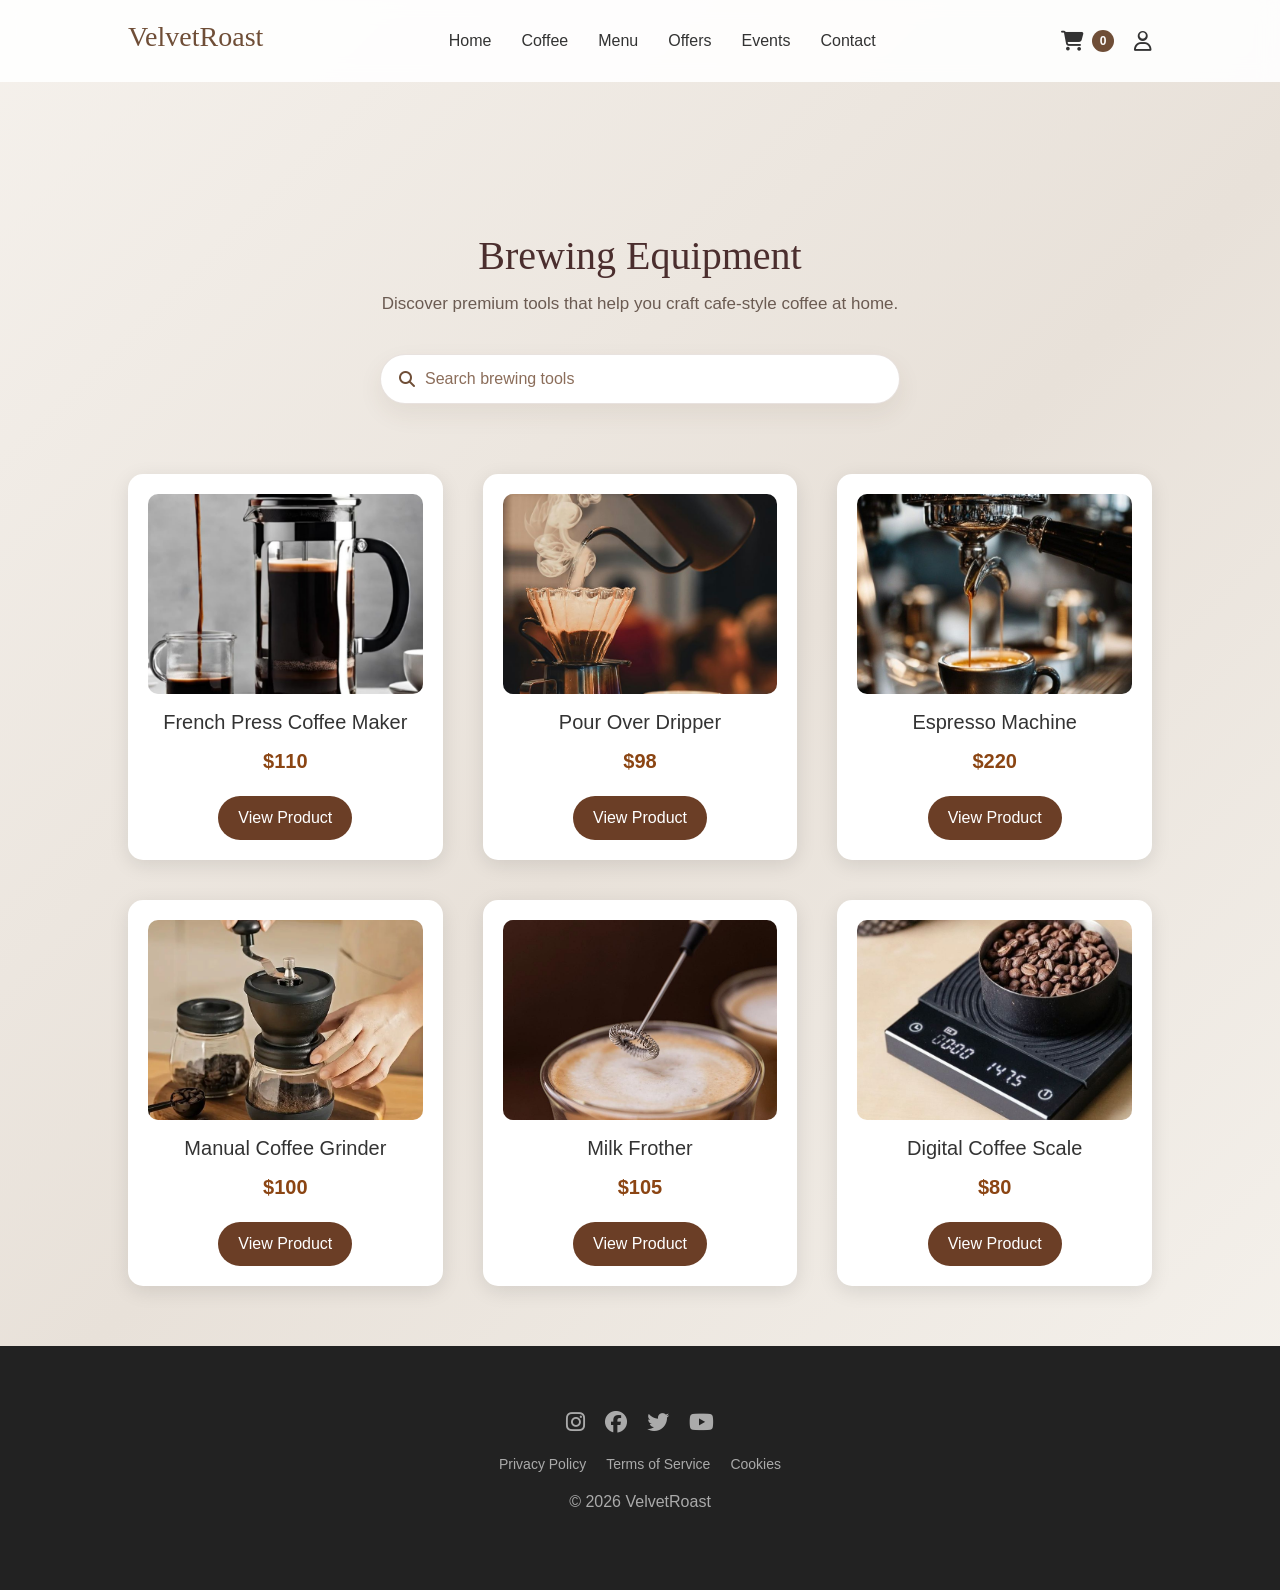
<file: brew.html>
<!DOCTYPE html>
<html lang="en">
  <head>
    <meta charset="UTF-8">
    <meta name="viewport" content="width=device-width, initial-scale=1.0">
    <title>
      Equipment
    </title>
      <link
    href="https://cdn.jsdelivr.net/npm/bootstrap@5.3.3/dist/css/bootstrap.min.css"
    rel="stylesheet"
    integrity="sha384-QWTKZyjpPEjISv5WaRU9OFeRpok6YctnYmDr5pNlyT2bRjXh0JMhjY6hW+ALEwIH"
    crossorigin="anonymous"
  >
<link rel="stylesheet" href="final.css">
    <link rel="stylesheet" href="https://cdnjs.cloudflare.com/ajax/libs/font-awesome/6.5.0/css/all.min.css">
  </head>
  <body>
    <nav>
      <h2>VelvetRoast</h2>
        <button class="nav-toggle" type="button" aria-label="Open navigation menu" aria-expanded="false" aria-controls="primary-navigation">
          <i class="fa-solid fa-bars"></i>
        </button>
        <ul id="primary-navigation">
          <li><a href="index.html">Home</a></li>
          <li class="dropdown">
            <a href="#">Coffee</a>
            <ul class="dropdown-menu">
                <li><a href="brew.html">Brewing Equipments</a></li>
                <li><a href="coffee.html">Coffee Beans</a></li>
                <li><a href="origin.html">Coffee Origin</a></li>
            </ul>  
          </li>
            <li><a href="menu.html">Menu</a></li>
            <li><a href="offers.html">Offers</a></li>
            <li><a href="events.html">Events</a></li>
            <li><a href="contact.html">Contact</a></li>
        </ul>
        <div class="nav-icons">
          <a href="cart.html" class="cart-link" aria-label="Cart">
            <i class="fa-solid fa-cart-shopping"></i>
            <span id="cart-count" class="cart-count">0</span>
          </a>
            <a href="register.html" aria-label="Register">
            <i class="fa-solid fa-user"></i>
            </a>
        </div>
    </nav>

    <section class="bean-title">
      <h1>Brewing Equipment</h1>
      <p>Discover premium tools that help you craft cafe-style coffee at home.</p>
    </section>

    <section class="equipment-search-section">
      <h2 style="position:absolute;left:-9999px;">Search Brewing Equipment</h2>
      <div class="menu-search equipment-search" role="search">
        <i class="fa-solid fa-magnifying-glass" aria-hidden="true"></i>
        <input
          type="search"
          id="equipment-search"
          placeholder="Search brewing tools"
          aria-label="Search brewing equipment"
        >
      </div>
      <p id="equipment-search-empty" class="equipment-search-empty" hidden>No equipment matched your search.</p>
    </section>
  
  
  <!-- PRODUCTS -->
  <section class="bean-products">
    <h2 style="position:absolute;left:-9999px;">Brewing Equipment Collection</h2>
    <div class="bean-card">
      <img src="french.jpg" alt="French Press Coffee Maker">
      <h3>French Press Coffee Maker</h3>
      <div class="price">$110</div>
      <button onclick="openPopup(
        'French Press Coffee Maker',
        'french.jpg',
        '$110',
        'A classic brewing device that produces rich and full-bodied coffee through immersion brewing.',
        'Best for bold and full-bodied brews',
        'Glass carafe with stainless steel frame',
        '4-cup capacity',
        'Rich, smooth, low-acid extraction',
        'Perfect for slow mornings and weekend coffee rituals.',
        '4.7 stars'
      )">View Product</button>
    </div>


    <div class="bean-card">
      <img src="pour.jpg" alt="Pour Over Dripper">
      <h3>Pour Over Dripper</h3>
      <div class="price">$98</div>
      <button onclick="openPopup(
        'Pour Over Dripper',
        'pour.jpg',
        '$98',
        'A simple manual brewing method that creates clean and flavorful coffee.',
        'Best for bright and clean cups',
        'Ceramic dripper with heat-resistant finish',
        'Single-serve brew size',
        'Balanced extraction with clarity',
        'Ideal for mindful brewing and tasting different beans.',
        '4.6 stars'
      )">View Product</button>
    </div>


    <div class="bean-card">
      <img src="espresso.jpg" alt="Espresso Machine">
      <h3>Espresso Machine</h3>
      <div class="price">$220</div>
      <button onclick="openPopup(
        'Espresso Machine',
        'espresso.jpg',
        '$220',
        'High-pressure coffee machine designed to make strong and aromatic espresso shots.',
        'Best for cafe-style coffee at home',
        'Durable stainless steel body',
        '15-bar pressure system',
        'Strong crema and rich flavor',
        'Perfect for lattes, cappuccinos, and fast morning shots.',
        '4.8 stars'
      )">View Product</button>
    </div>


    <div class="bean-card">
      <img src="grind.jpg" alt="Manual Coffee Grinder">
      <h3>Manual Coffee Grinder</h3>
      <div class="price">$100</div>
      <button onclick="openPopup(
        'Manual Coffee Grinder',
        'grind.jpg',
        '$100',
        'Grind fresh coffee beans before brewing to enjoy maximum aroma and flavour.',
        'Best for fresh grinding anywhere',
        'Compact hand grinder with steel burrs',
        'Adjustable grind settings',
        'Consistent grind for multiple brew styles',
        'Great for travel setups and fresh daily brewing.',
        '4.5 stars'
      )">View Product</button>
    </div>


    <div class="bean-card">
      <img src="milk.jpg" alt="Milk Frother">
      <h3>Milk Frother</h3>
      <div class="price">$105</div>
      <button onclick="openPopup(
        'Milk Frother',
        'milk.jpg',
        '$105',
        'Create creamy milk foam for cappuccinos, lattes, and other coffee drinks.',
        'Best for silky cafe-style milk',
        'Electric frother with non-stick interior',
        'Hot and cold frothing modes',
        'Velvety texture in minutes',
        'Perfect for cozy cappuccinos and iced lattes alike.',
        '4.6 stars'
      )">View Product</button>
    </div>


    <div class="bean-card">
      <img src="scale.jpg" alt="Digital Coffee Scale">
      <h3>Digital Coffee Scale</h3>
      <div class="price">$80</div>
      <button onclick="openPopup(
        'Digital Coffee Scale',
        'scale.jpg',
        '$80',
        'Measure coffee and water precisely to maintain the perfect brewing ratio.',
        'Best for accurate brewing control',
        'Slim water-resistant design',
        'Built-in timer feature',
        'Precise pour-over and espresso support',
        'Ideal for improving consistency in every cup.',
        '4.7 stars'
      )">View Product</button>
    </div>



  
    </section>

    <div class="popup" id="popup">
      <div class="popup-content">
        <span class="close-btn" onclick="closePopup()">
          <i class="fa-solid fa-xmark"></i>
        </span>

        <div class="popup-container">
          <div class="popup-left">
            <img id="popup-img" src="french.jpg" alt="Selected brewing equipment">
          </div>

          <div class="popup-right">
            <h2 id="popup-name">Selected Equipment</h2>
            <h3 id="popup-price">Price details</h3>
            <p id="popup-desc"></p>
            <p id="popup-bestfor"></p>
            <p id="popup-material"></p>
            <p id="popup-capacity"></p>
            <p id="popup-performance"></p>
            <p id="popup-mood"></p>
            <p id="popup-rating"></p>
            <button id="add-to-cart-btn" class="popup-cart-btn" onclick="addToCart()">Add to cart</button>
            <p id="cart-message" class="cart-message"></p>
          </div>
        </div>
      </div>
    </div>

    <footer>
      <div class="footer-content">
         <div class="social-icons">
           <a href="#"><i class="fab fa-instagram"></i></a>
           <a href="#"><i class="fab fa-facebook"></i></a>
           <a href="#"><i class="fab fa-twitter"></i></a>
           <a href="#"><i class="fab fa-youtube"></i></a>     
         </div>
         
         <div class="footer-links">
           <a href="#">Privacy Policy</a>
           <a href="#">Terms of Service</a>
           <a href="#">Cookies</a>  
         </div>
         
         <p>&copy; 2026 VelvetRoast</p>  
       </div>
     </footer>

     <script
    src="https://cdn.jsdelivr.net/npm/bootstrap@5.3.3/dist/js/bootstrap.bundle.min.js"
    integrity="sha384-YvpcrYf0tY3lHB60NNkmXc5s9fDVZLESaAA55NDzOxhy9GkcIdslK1eN7N6jIeHz"
    crossorigin="anonymous"
  ></script>
  <script>
      const siteNav = document.querySelector("nav");
      const navToggle = document.querySelector(".nav-toggle");
      const navLinks = document.getElementById("primary-navigation");
      const currentPage = window.location.pathname.split("/").pop() || "index.html";

      if (!document.querySelector(".mobile-nav-backdrop")) {
        document.body.insertAdjacentHTML("beforeend", '<div class="mobile-nav-backdrop" aria-hidden="true"></div>');
      }

      if (!document.querySelector(".mobile-bottom-nav")) {
        document.body.insertAdjacentHTML(
          "beforeend",
          `
            <div class="mobile-bottom-nav" aria-label="Mobile quick navigation">
              <a href="index.html" class="${currentPage === "index.html" ? "active" : ""}"><i class="fa-solid fa-house"></i><span>Home</span></a>
              <a href="coffee.html" class="${currentPage === "coffee.html" ? "active" : ""}"><i class="fa-solid fa-mug-hot"></i><span>Coffee</span></a>
              <a href="menu.html" class="${currentPage === "menu.html" ? "active" : ""}"><i class="fa-solid fa-book-open"></i><span>Menu</span></a>
              <a href="cart.html" class="${currentPage === "cart.html" ? "active" : ""}"><i class="fa-solid fa-cart-shopping"></i><span>Cart</span></a>
            </div>
          `
        );
      }

      const navBackdrop = document.querySelector(".mobile-nav-backdrop");

      if (siteNav && navToggle && navLinks) {
        function closeMenu() {
          siteNav.classList.remove("menu-open");
          document.body.classList.remove("menu-open");
          navToggle.setAttribute("aria-expanded", "false");
        }

        navToggle.addEventListener("click", function () {
          const isOpen = siteNav.classList.toggle("menu-open");
          document.body.classList.toggle("menu-open", isOpen);
          navToggle.setAttribute("aria-expanded", String(isOpen));
        });

        navLinks.querySelectorAll("a").forEach(function (link) {
          link.addEventListener("click", closeMenu);
        });

        if (navBackdrop) {
          navBackdrop.addEventListener("click", closeMenu);
        }

        document.addEventListener("keydown", function (event) {
          if (event.key === "Escape") {
            closeMenu();
          }
        });

        window.addEventListener("resize", function () {
          if (window.innerWidth > 768) {
            closeMenu();
          }
        });
      }
  </script>
  <script>
      function normalizeEmail(value){
        return String(value || "").trim().toLowerCase();
      }

      function getUserCartStorageKey(email){
        return "cartItems:" + normalizeEmail(email);
      }

      function getGuestCartItems(){
        return JSON.parse(sessionStorage.getItem("guestCartItems") || "[]");
      }

      function syncActiveCartSession(){
        const loggedIn = sessionStorage.getItem("loggedIn") === "true";
        const userEmail = normalizeEmail(localStorage.getItem("userEmail"));

        if(loggedIn && userEmail){
          const savedCart = JSON.parse(localStorage.getItem(getUserCartStorageKey(userEmail)) || "[]");
          localStorage.setItem("cartItems", JSON.stringify(savedCart));
          return savedCart;
        }

        const guestCart = getGuestCartItems();
        localStorage.setItem("cartItems", JSON.stringify(guestCart));
        localStorage.removeItem("appliedVoucher");
        return guestCart;
      }

      function persistCartItems(){
        localStorage.setItem("cartItems", JSON.stringify(cartItems));

        const loggedIn = sessionStorage.getItem("loggedIn") === "true";
        const userEmail = normalizeEmail(localStorage.getItem("userEmail"));
        if(loggedIn && userEmail){
          localStorage.setItem(getUserCartStorageKey(userEmail), JSON.stringify(cartItems));
        }else{
          sessionStorage.setItem("guestCartItems", JSON.stringify(cartItems));
        }
      }

      let selectedEquipment = null;
      let cartItems = syncActiveCartSession();
      const equipmentSearchInput = document.getElementById("equipment-search");
      const equipmentCards = Array.from(document.querySelectorAll(".bean-products .bean-card"));
      const equipmentSearchEmpty = document.getElementById("equipment-search-empty");

      function updateCartCount(){
        const totalItems = cartItems.reduce((total, item) => total + (item.quantity || 1), 0);
        document.getElementById("cart-count").innerText = totalItems;
      }

      function openPopup(name, img, price, desc, bestfor, material, capacity, performance, mood, rating){
        selectedEquipment = { name, img, price, quantity: 1 };

        document.getElementById("popup").style.display = "flex";
        document.getElementById("popup-img").src = img;
        document.getElementById("popup-img").alt = name;
        document.getElementById("popup-name").innerText = name;
        document.getElementById("popup-price").innerText = price;
        document.getElementById("popup-desc").innerText = desc;
        document.getElementById("popup-bestfor").innerText = "Best For: " + bestfor;
        document.getElementById("popup-material").innerText = "Material: " + material;
        document.getElementById("popup-capacity").innerText = "Details: " + capacity;
        document.getElementById("popup-performance").innerText = "Highlights: " + performance;
        document.getElementById("popup-mood").innerText = mood;
        document.getElementById("popup-rating").innerText = "Rating: " + rating;
        document.getElementById("cart-message").innerText = "";
      }

      function closePopup(){
        document.getElementById("popup").style.display = "none";
      }

      function addToCart(){
        if(!selectedEquipment){
          return;
        }

        cartItems.push({ ...selectedEquipment });
        persistCartItems();
        updateCartCount();
        document.getElementById("cart-message").innerText = "The product has been added to the cart successfully.";
        alert("The product has been added to the cart successfully.");
      }

      function filterEquipment(){
        const query = (equipmentSearchInput.value || "").trim().toLowerCase();
        let visibleCount = 0;

        equipmentCards.forEach(function(card){
          const cardText = card.innerText.toLowerCase();
          const isMatch = cardText.includes(query);
          card.style.display = isMatch ? "" : "none";

          if (isMatch) {
            visibleCount++;
          }
        });

        equipmentSearchEmpty.hidden = visibleCount !== 0;
      }

      if (equipmentSearchInput) {
        equipmentSearchInput.addEventListener("input", filterEquipment);
      }

      updateCartCount();
     </script>
    <script src="profile.js"></script>
  </body>
</html>
</file>
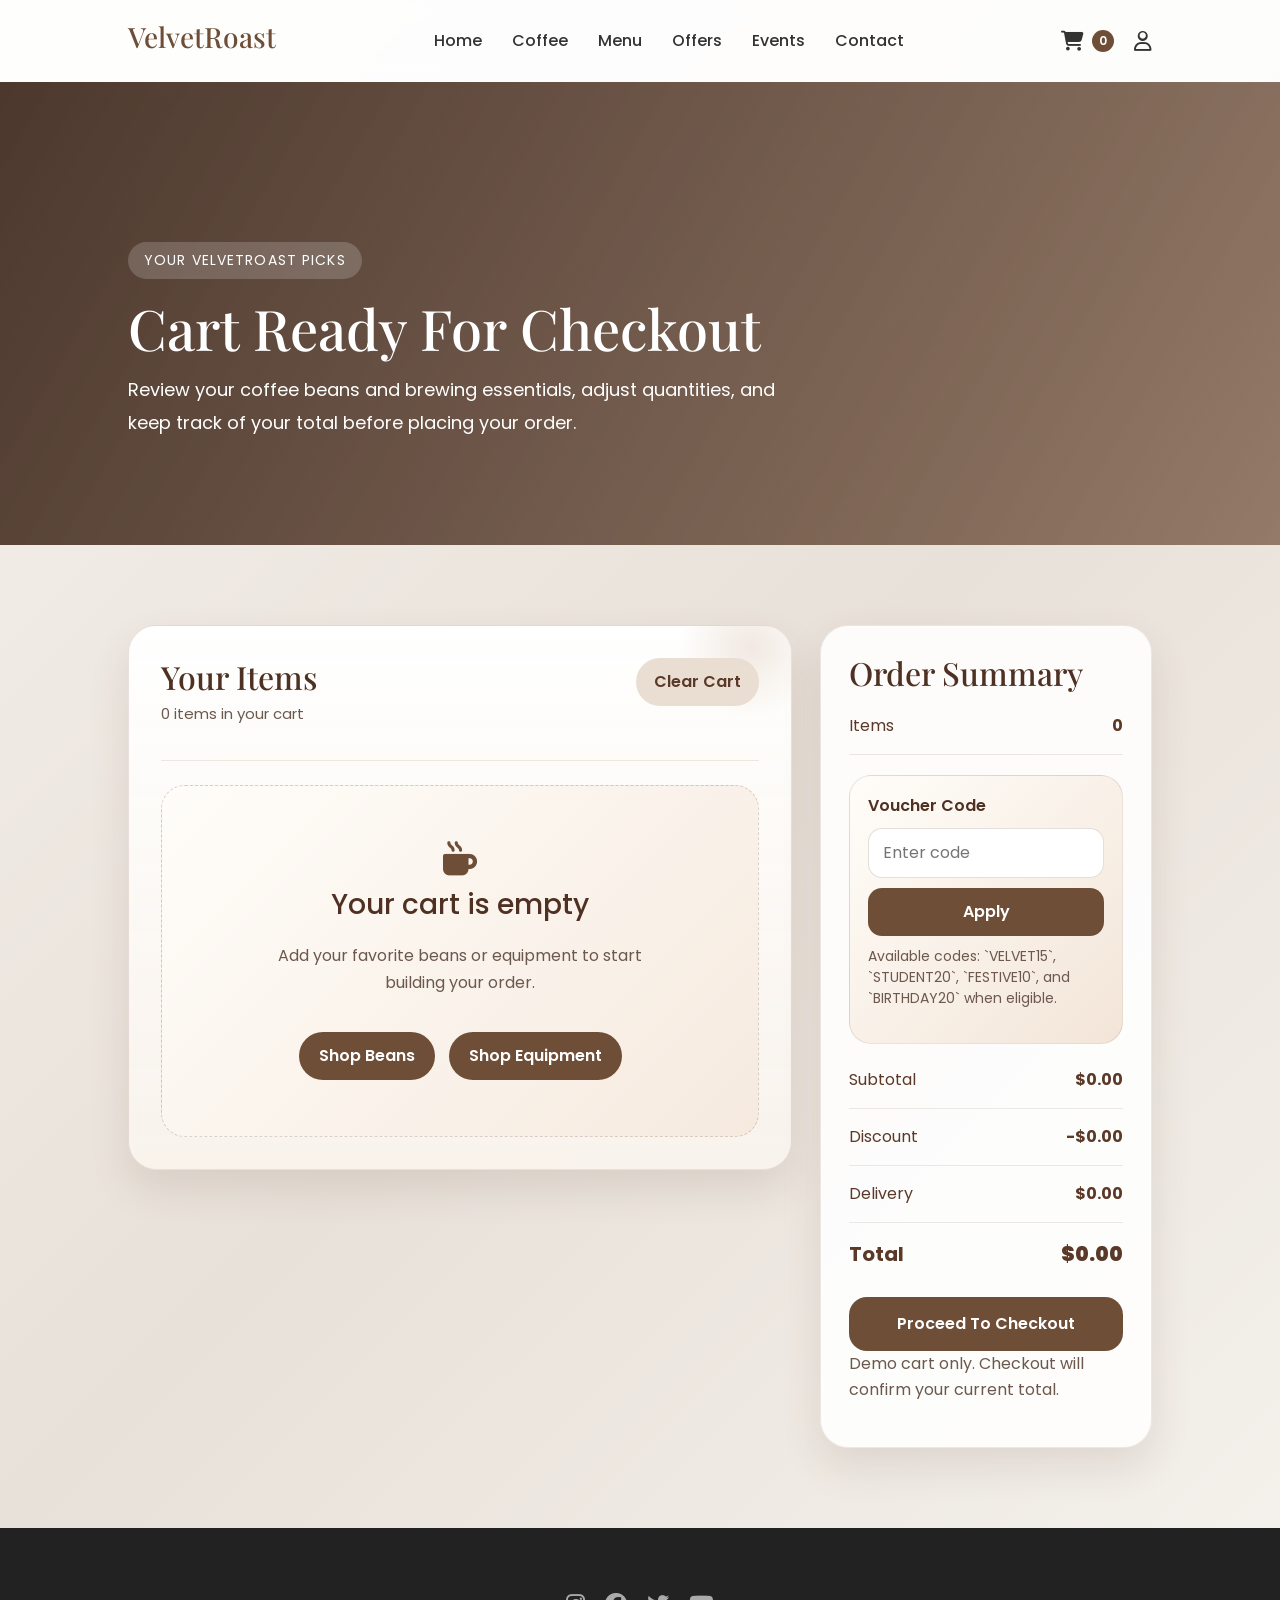
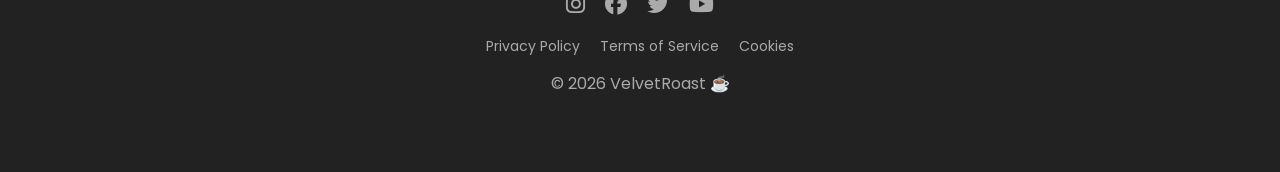
<file: cart.html>
<!DOCTYPE html>
<html lang="en">
<head>
  <meta charset="UTF-8">
  <meta name="viewport" content="width=device-width, initial-scale=1.0">
  <title>Cart | VelvetRoast</title>
  <link href="https://fonts.googleapis.com/css2?family=Playfair+Display:wght@600;700&family=Poppins:wght@300;400;500;600&display=swap" rel="stylesheet">
  <link rel="stylesheet" href="https://cdnjs.cloudflare.com/ajax/libs/font-awesome/6.5.0/css/all.min.css">
    <link
    href="https://cdn.jsdelivr.net/npm/bootstrap@5.3.3/dist/css/bootstrap.min.css"
    rel="stylesheet"
    integrity="sha384-QWTKZyjpPEjISv5WaRU9OFeRpok6YctnYmDr5pNlyT2bRjXh0JMhjY6hW+ALEwIH"
    crossorigin="anonymous"
  >
<link rel="stylesheet" href="final.css">
</head>
<body>
  <nav>
    <h2>VelvetRoast</h2>
    <button class="nav-toggle" type="button" aria-label="Open navigation menu" aria-expanded="false" aria-controls="primary-navigation">
      <i class="fa-solid fa-bars"></i>
    </button>
    <ul id="primary-navigation">
      <li><a href="index.html">Home</a></li>
      <li class="dropdown">
        <a href="#">Coffee</a>
        <ul class="dropdown-menu">
          <li><a href="brew.html">Brewing Equipments</a></li>
          <li><a href="coffee.html">Coffee Beans</a></li>
          <li><a href="origin.html">Coffee Origin</a></li>
        </ul>
      </li>
      <li><a href="menu.html">Menu</a></li>
      <li><a href="offers.html">Offers</a></li>
      <li><a href="events.html">Events</a></li>
      <li><a href="contact.html">Contact</a></li>
    </ul>
    <div class="nav-icons">
      <a href="cart.html" class="cart-link" aria-label="Cart">
        <i class="fa-solid fa-cart-shopping"></i>
        <span id="cart-count" class="cart-count">0</span>
      </a>
      <a href="register.html" aria-label="Register">
        <i class="fa-solid fa-user"></i>
      </a>
    </div>
  </nav>

  <header class="cart-hero">
    <div class="cart-hero-content">
      <span class="menu-kicker">Your VelvetRoast Picks</span>
      <h1>Cart Ready For Checkout</h1>
      <p>
        Review your coffee beans and brewing essentials, adjust quantities,
        and keep track of your total before placing your order.
      </p>
    </div>
  </header>

  <section class="cart-section">
    <div class="cart-layout">
      <div class="cart-items-panel">
        <div class="cart-panel-head">
          <div>
            <h2>Your Items</h2>
            <p id="cart-subtitle">0 items in your cart</p>
          </div>
          <button type="button" class="cart-clear-btn" onclick="clearCart()">Clear Cart</button>
        </div>

        <div id="cart-items" class="cart-items-list"></div>

        <div id="empty-cart" class="cart-empty-state">
          <i class="fa-solid fa-mug-hot"></i>
          <h3>Your cart is empty</h3>
          <p>Add your favorite beans or equipment to start building your order.</p>
          <div class="cart-empty-actions">
            <a href="coffee.html">Shop Beans</a>
            <a href="brew.html">Shop Equipment</a>
          </div>
        </div>
      </div>

      <aside class="cart-summary-panel">
        <h2>Order Summary</h2>
        <div class="cart-summary-line">
          <span>Items</span>
          <strong id="summary-items">0</strong>
        </div>
        <div class="cart-voucher-box">
          <label for="voucher-code">Voucher Code</label>
          <div class="cart-voucher-actions">
            <input type="text" id="voucher-code" placeholder="Enter code" aria-label="Voucher code">
            <button type="button" class="cart-apply-btn" onclick="applyVoucher()">Apply</button>
          </div>
          <p id="voucher-message" class="cart-voucher-message"></p>
        </div>
        <div class="cart-summary-line">
          <span>Subtotal</span>
          <strong id="summary-subtotal">$0.00</strong>
        </div>
        <div class="cart-summary-line">
          <span>Discount</span>
          <strong id="summary-discount">-$0.00</strong>
        </div>
        <div class="cart-summary-line">
          <span>Delivery</span>
          <strong id="summary-delivery">$6.00</strong>
        </div>
        <div class="cart-summary-line total">
          <span>Total</span>
          <strong id="summary-total">$0.00</strong>
        </div>
        <button type="button" class="cart-checkout-btn" onclick="checkoutCart()">Proceed To Checkout</button>
        <p class="cart-note">Demo cart only. Checkout will confirm your current total.</p>
      </aside>
    </div>
  </section>

  <footer>
    <div class="footer-content">
      <div class="social-icons">
        <a href="#"><i class="fab fa-instagram"></i></a>
        <a href="#"><i class="fab fa-facebook"></i></a>
        <a href="#"><i class="fab fa-twitter"></i></a>
        <a href="#"><i class="fab fa-youtube"></i></a>
      </div>

      <div class="footer-links">
        <a href="#">Privacy Policy</a>
        <a href="#">Terms of Service</a>
        <a href="#">Cookies</a>
      </div>

      <p>© 2026 VelvetRoast ☕</p>
    </div>
  </footer>

  <script
    src="https://cdn.jsdelivr.net/npm/bootstrap@5.3.3/dist/js/bootstrap.bundle.min.js"
    integrity="sha384-YvpcrYf0tY3lHB60NNkmXc5s9fDVZLESaAA55NDzOxhy9GkcIdslK1eN7N6jIeHz"
    crossorigin="anonymous"
  ></script>
  <script>
    const siteNav = document.querySelector("nav");
    const navToggle = document.querySelector(".nav-toggle");
    const navLinks = document.getElementById("primary-navigation");
    const currentPage = window.location.pathname.split("/").pop() || "index.html";

    if (!document.querySelector(".mobile-nav-backdrop")) {
      document.body.insertAdjacentHTML("beforeend", '<div class="mobile-nav-backdrop" aria-hidden="true"></div>');
    }

    if (!document.querySelector(".mobile-bottom-nav")) {
      document.body.insertAdjacentHTML(
        "beforeend",
        `
          <div class="mobile-bottom-nav" aria-label="Mobile quick navigation">
            <a href="index.html" class="${currentPage === "index.html" ? "active" : ""}"><i class="fa-solid fa-house"></i><span>Home</span></a>
            <a href="coffee.html" class="${currentPage === "coffee.html" ? "active" : ""}"><i class="fa-solid fa-mug-hot"></i><span>Coffee</span></a>
            <a href="menu.html" class="${currentPage === "menu.html" ? "active" : ""}"><i class="fa-solid fa-book-open"></i><span>Menu</span></a>
            <a href="cart.html" class="${currentPage === "cart.html" ? "active" : ""}"><i class="fa-solid fa-cart-shopping"></i><span>Cart</span></a>
          </div>
        `
      );
    }

    const navBackdrop = document.querySelector(".mobile-nav-backdrop");

    if (siteNav && navToggle && navLinks) {
      function closeMenu() {
        siteNav.classList.remove("menu-open");
        document.body.classList.remove("menu-open");
        navToggle.setAttribute("aria-expanded", "false");
      }

      navToggle.addEventListener("click", function () {
        const isOpen = siteNav.classList.toggle("menu-open");
        document.body.classList.toggle("menu-open", isOpen);
        navToggle.setAttribute("aria-expanded", String(isOpen));
      });

      navLinks.querySelectorAll("a").forEach(function (link) {
        link.addEventListener("click", closeMenu);
      });

      if (navBackdrop) {
        navBackdrop.addEventListener("click", closeMenu);
      }

      document.addEventListener("keydown", function (event) {
        if (event.key === "Escape") {
          closeMenu();
        }
      });

      window.addEventListener("resize", function () {
        if (window.innerWidth > 768) {
          closeMenu();
        }
      });
    }
  </script>
  <script>
    function normalizeEmail(value) {
      return String(value || "").trim().toLowerCase();
    }

    function getUserCartStorageKey(email) {
      return "cartItems:" + normalizeEmail(email);
    }

    function getUserVoucherStorageKey(email) {
      return "appliedVoucher:" + normalizeEmail(email);
    }

    function getGuestCartItems() {
      return JSON.parse(sessionStorage.getItem("guestCartItems") || "[]");
    }

    function getGuestVoucher() {
      return JSON.parse(sessionStorage.getItem("guestAppliedVoucher") || "null");
    }

    function initializeGuestCart() {
      const guestCart = getGuestCartItems();
      const guestVoucher = getGuestVoucher();
      localStorage.setItem("cartItems", JSON.stringify(guestCart));
      if (guestVoucher) {
        localStorage.setItem("appliedVoucher", JSON.stringify(guestVoucher));
      } else {
        localStorage.removeItem("appliedVoucher");
      }
      return guestCart;
    }

    function syncActiveCartSession() {
      const loggedIn = sessionStorage.getItem("loggedIn") === "true";
      const userEmail = normalizeEmail(localStorage.getItem("userEmail"));

      if (loggedIn && userEmail) {
        const savedCart = JSON.parse(localStorage.getItem(getUserCartStorageKey(userEmail)) || "[]");
        const savedVoucher = JSON.parse(localStorage.getItem(getUserVoucherStorageKey(userEmail)) || "null");
        localStorage.setItem("cartItems", JSON.stringify(savedCart));

        if (savedVoucher) {
          localStorage.setItem("appliedVoucher", JSON.stringify(savedVoucher));
        } else {
          localStorage.removeItem("appliedVoucher");
        }

        return savedCart;
      }

      return initializeGuestCart();
    }

    function persistCartItems() {
      localStorage.setItem("cartItems", JSON.stringify(cartItems));

      const loggedIn = sessionStorage.getItem("loggedIn") === "true";
      const userEmail = normalizeEmail(localStorage.getItem("userEmail"));
      if (loggedIn && userEmail) {
        localStorage.setItem(getUserCartStorageKey(userEmail), JSON.stringify(cartItems));
      } else {
        sessionStorage.setItem("guestCartItems", JSON.stringify(cartItems));
      }
    }

    function persistAppliedVoucher() {
      if (appliedVoucher) {
        localStorage.setItem("appliedVoucher", JSON.stringify(appliedVoucher));
      } else {
        localStorage.removeItem("appliedVoucher");
      }

      const loggedIn = sessionStorage.getItem("loggedIn") === "true";
      const userEmail = normalizeEmail(localStorage.getItem("userEmail"));
      if (loggedIn && userEmail) {
        if (appliedVoucher) {
          localStorage.setItem(getUserVoucherStorageKey(userEmail), JSON.stringify(appliedVoucher));
        } else {
          localStorage.removeItem(getUserVoucherStorageKey(userEmail));
        }
      } else {
        if (appliedVoucher) {
          sessionStorage.setItem("guestAppliedVoucher", JSON.stringify(appliedVoucher));
        } else {
          sessionStorage.removeItem("guestAppliedVoucher");
        }
      }
    }

    let cartItems = syncActiveCartSession();
    const voucherCatalog = {
      VELVET15: {
        discountPercent: 0.15,
        message: "VELVET15 applied for 15% off your subtotal."
      },
      STUDENT20: {
        discountPercent: 0.20,
        message: "STUDENT20 applied for 20% off your subtotal."
      },
      FESTIVE10: {
        discountPercent: 0.10,
        message: "FESTIVE10 applied for 10% off your subtotal."
      },
      BIRTHDAY20: {
        discountPercent: 0.20,
        message: "BIRTHDAY20 applied for 20% off your subtotal."
      }
    };
    let appliedVoucher = JSON.parse(localStorage.getItem("appliedVoucher")) || null;

    function getDefaultVoucherMessage() {
      return "Available codes: `VELVET15`, `STUDENT20`, `FESTIVE10`, and `BIRTHDAY20` when eligible.";
    }

    function isBirthdayOfferEligible() {
      const storedDob = localStorage.getItem("userDob");
      if (!storedDob) {
        return false;
      }

      const birthDate = new Date(storedDob + "T00:00:00");
      const today = new Date();
      return birthDate.getMonth() === today.getMonth();
    }

    function normalizeCartItems() {
      cartItems = cartItems.map(item => ({
        ...item,
        quantity: item.quantity && item.quantity > 0 ? item.quantity : 1
      }));
      persistCartItems();
    }

    function getCartCount() {
      return cartItems.reduce((total, item) => total + (item.quantity || 1), 0);
    }

    function getNumericPrice(price) {
      const match = String(price).match(/(\d+(\.\d+)?)/);
      return match ? Number(match[1]) : 0;
    }

    function formatCurrency(amount) {
      return "$" + amount.toFixed(2);
    }

    function updateCartCount() {
      document.getElementById("cart-count").innerText = getCartCount();
    }

    function changeQuantity(index, amount) {
      const item = cartItems[index];
      if (!item) {
        return;
      }

      item.quantity = Math.max(1, (item.quantity || 1) + amount);
      persistCartItems();
      renderCart();
    }

    function removeItem(index) {
      cartItems.splice(index, 1);
      persistCartItems();
      renderCart();
    }

    function clearCart() {
      cartItems = [];
      persistCartItems();
      renderCart();
    }

    function setVoucherMessage(message, state = "default") {
      const voucherMessage = document.getElementById("voucher-message");
      voucherMessage.innerText = message;
      voucherMessage.classList.toggle("error", state === "error");
      voucherMessage.classList.toggle("success", state === "success");
    }

    function applyVoucher() {
      const voucherInput = document.getElementById("voucher-code");
      const voucherCode = voucherInput.value.trim().toUpperCase();

      if (!voucherCode) {
        appliedVoucher = null;
        persistAppliedVoucher();
        renderCart();
        setVoucherMessage("Enter a voucher code before applying.", "error");
        return;
      }

      if (!voucherCatalog[voucherCode]) {
        appliedVoucher = null;
        persistAppliedVoucher();
        renderCart();
        setVoucherMessage("That voucher code is not valid yet.", "error");
        return;
      }

      if (voucherCode === "BIRTHDAY20" && !localStorage.getItem("userDob")) {
        appliedVoucher = null;
        persistAppliedVoucher();
        renderCart();
        setVoucherMessage("Register or log in first to use BIRTHDAY20.", "error");
        return;
      }

      if (voucherCode === "BIRTHDAY20" && !isBirthdayOfferEligible()) {
        appliedVoucher = null;
        persistAppliedVoucher();
        renderCart();
        setVoucherMessage("BIRTHDAY20 is only available during your birthday month.", "error");
        return;
      }

      appliedVoucher = {
        code: voucherCode,
        ...voucherCatalog[voucherCode]
      };
      persistAppliedVoucher();
      voucherInput.value = "";
      renderCart();
      setVoucherMessage(appliedVoucher.message, "success");
    }

    function checkoutCart() {
      if (!cartItems.length) {
        alert("Your cart is empty. Add something before checkout.");
        return;
      }

      const totals = calculateTotals();
      localStorage.setItem("pendingCheckout", JSON.stringify({
        items: cartItems,
        voucher: appliedVoucher,
        totals
      }));
      window.location.href = "payment.html";
    }

    function calculateTotals() {
      const subtotal = cartItems.reduce((total, item) => {
        return total + (getNumericPrice(item.price) * (item.quantity || 1));
      }, 0);
      const discount = appliedVoucher ? subtotal * appliedVoucher.discountPercent : 0;
      const delivery = cartItems.length ? 6 : 0;

      return {
        subtotal,
        discount,
        delivery,
        total: Math.max(0, subtotal - discount + delivery)
      };
    }

    function renderCart() {
      const cartItemsContainer = document.getElementById("cart-items");
      const emptyState = document.getElementById("empty-cart");
      const cartSubtitle = document.getElementById("cart-subtitle");
      const summaryItems = document.getElementById("summary-items");
      const summarySubtotal = document.getElementById("summary-subtotal");
      const summaryDiscount = document.getElementById("summary-discount");
      const summaryDelivery = document.getElementById("summary-delivery");
      const summaryTotal = document.getElementById("summary-total");
      const voucherInput = document.getElementById("voucher-code");

      if (appliedVoucher && !voucherCatalog[appliedVoucher.code]) {
        appliedVoucher = null;
        persistAppliedVoucher();
      }

      if (appliedVoucher && appliedVoucher.code === "BIRTHDAY20" && !isBirthdayOfferEligible()) {
        appliedVoucher = null;
        persistAppliedVoucher();
      }

      const totals = calculateTotals();

      updateCartCount();
      summaryItems.innerText = getCartCount();
      summarySubtotal.innerText = formatCurrency(totals.subtotal);
      summaryDiscount.innerText = "-" + formatCurrency(totals.discount);
      summaryDelivery.innerText = formatCurrency(totals.delivery);
      summaryTotal.innerText = formatCurrency(totals.total);
      cartSubtitle.innerText = getCartCount() + " items in your cart";
      voucherInput.value = "";

      if (!cartItems.length) {
        cartItemsContainer.innerHTML = "";
        emptyState.style.display = "flex";
        if (!appliedVoucher) {
          setVoucherMessage(getDefaultVoucherMessage());
        }
        return;
      }

      emptyState.style.display = "none";

      if (appliedVoucher) {
        setVoucherMessage(appliedVoucher.message, "success");
      } else {
        setVoucherMessage(getDefaultVoucherMessage());
      }

      cartItemsContainer.innerHTML = cartItems.map((item, index) => {
        const quantity = item.quantity || 1;
        const lineTotal = getNumericPrice(item.price) * quantity;

        return `
          <article class="cart-item-card">
            <img src="${item.img}" alt="${item.name}">
            <div class="cart-item-info">
              <div class="cart-item-copy">
                <h3>${item.name}</h3>
                <p>${item.price}</p>
              </div>
              <div class="cart-item-actions">
                <div class="cart-quantity-controls">
                  <button type="button" onclick="changeQuantity(${index}, -1)">-</button>
                  <span>${quantity}</span>
                  <button type="button" onclick="changeQuantity(${index}, 1)">+</button>
                </div>
                <strong>${formatCurrency(lineTotal)}</strong>
                <button type="button" class="cart-remove-btn" onclick="removeItem(${index})">Remove</button>
              </div>
            </div>
          </article>
        `;
      }).join("");
    }

    normalizeCartItems();
    renderCart();
  </script>
  <script src="profile.js"></script>
</body>
</html>
</file>
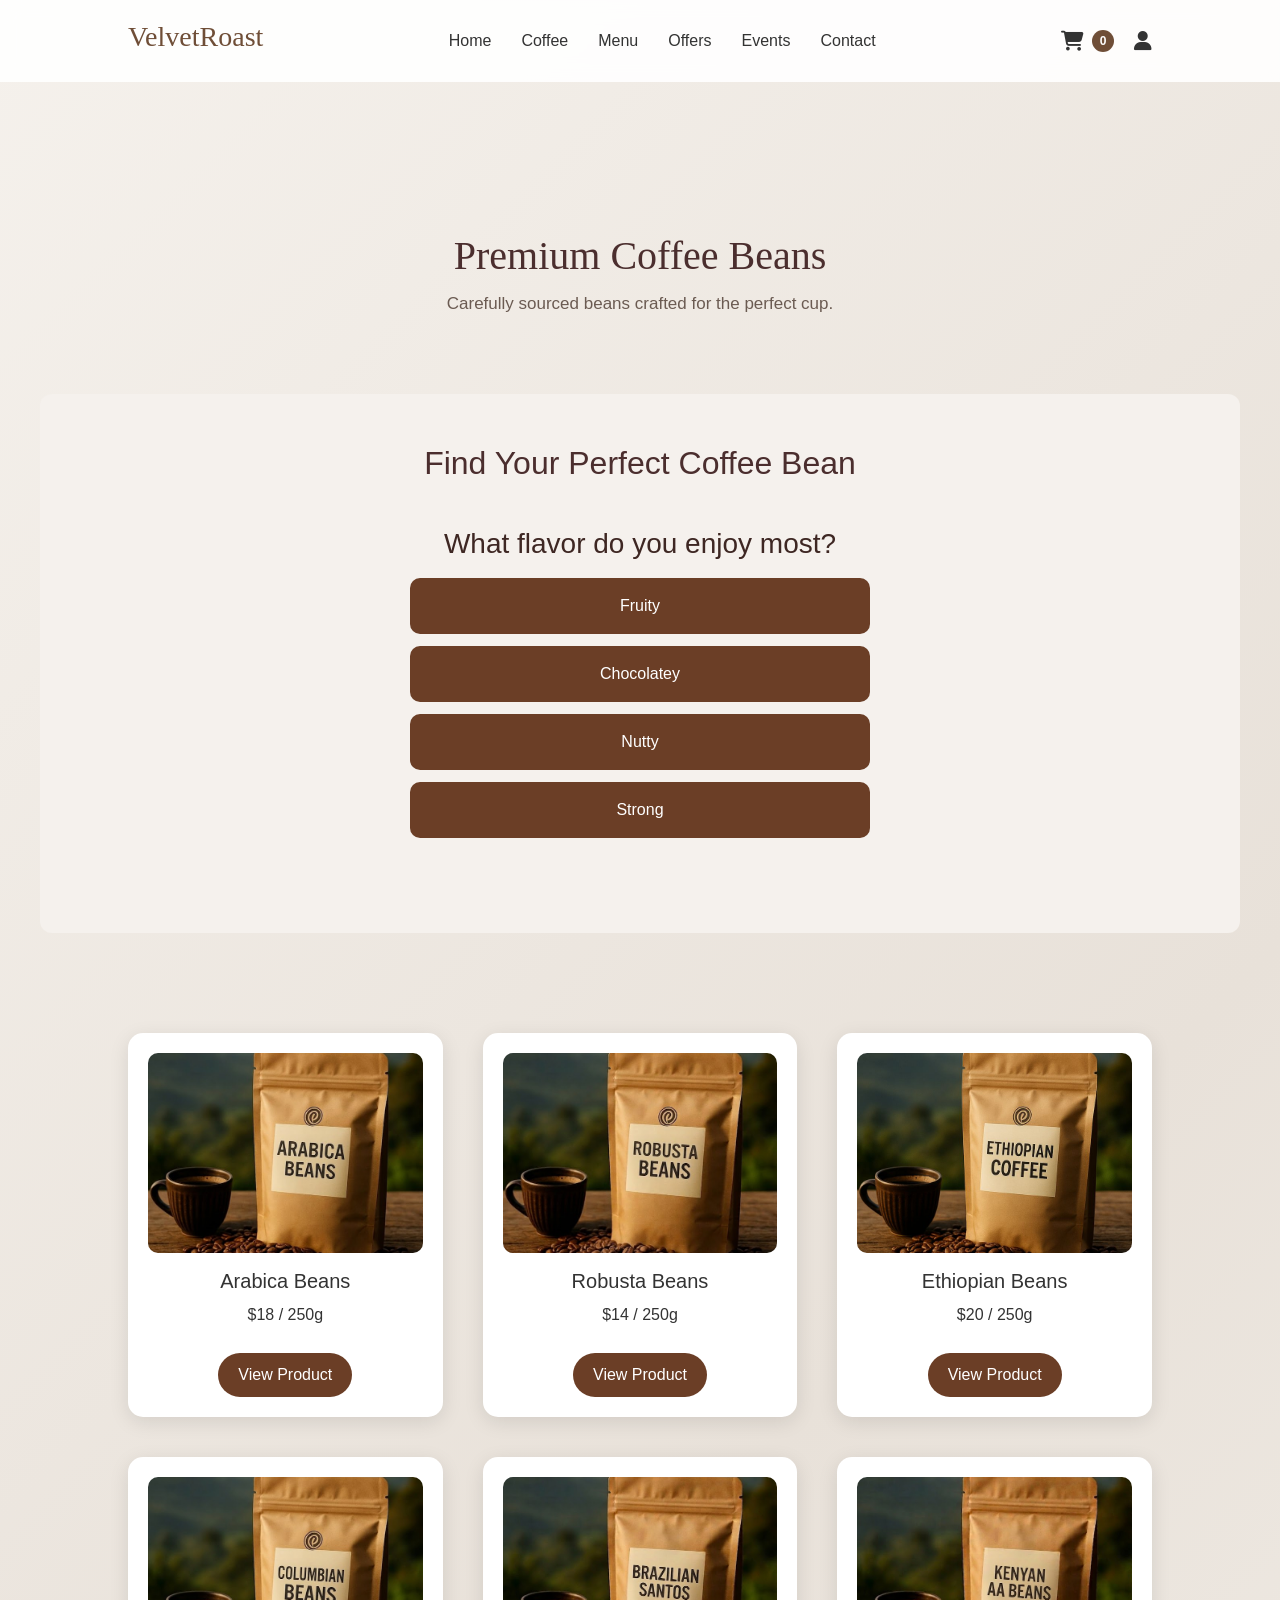
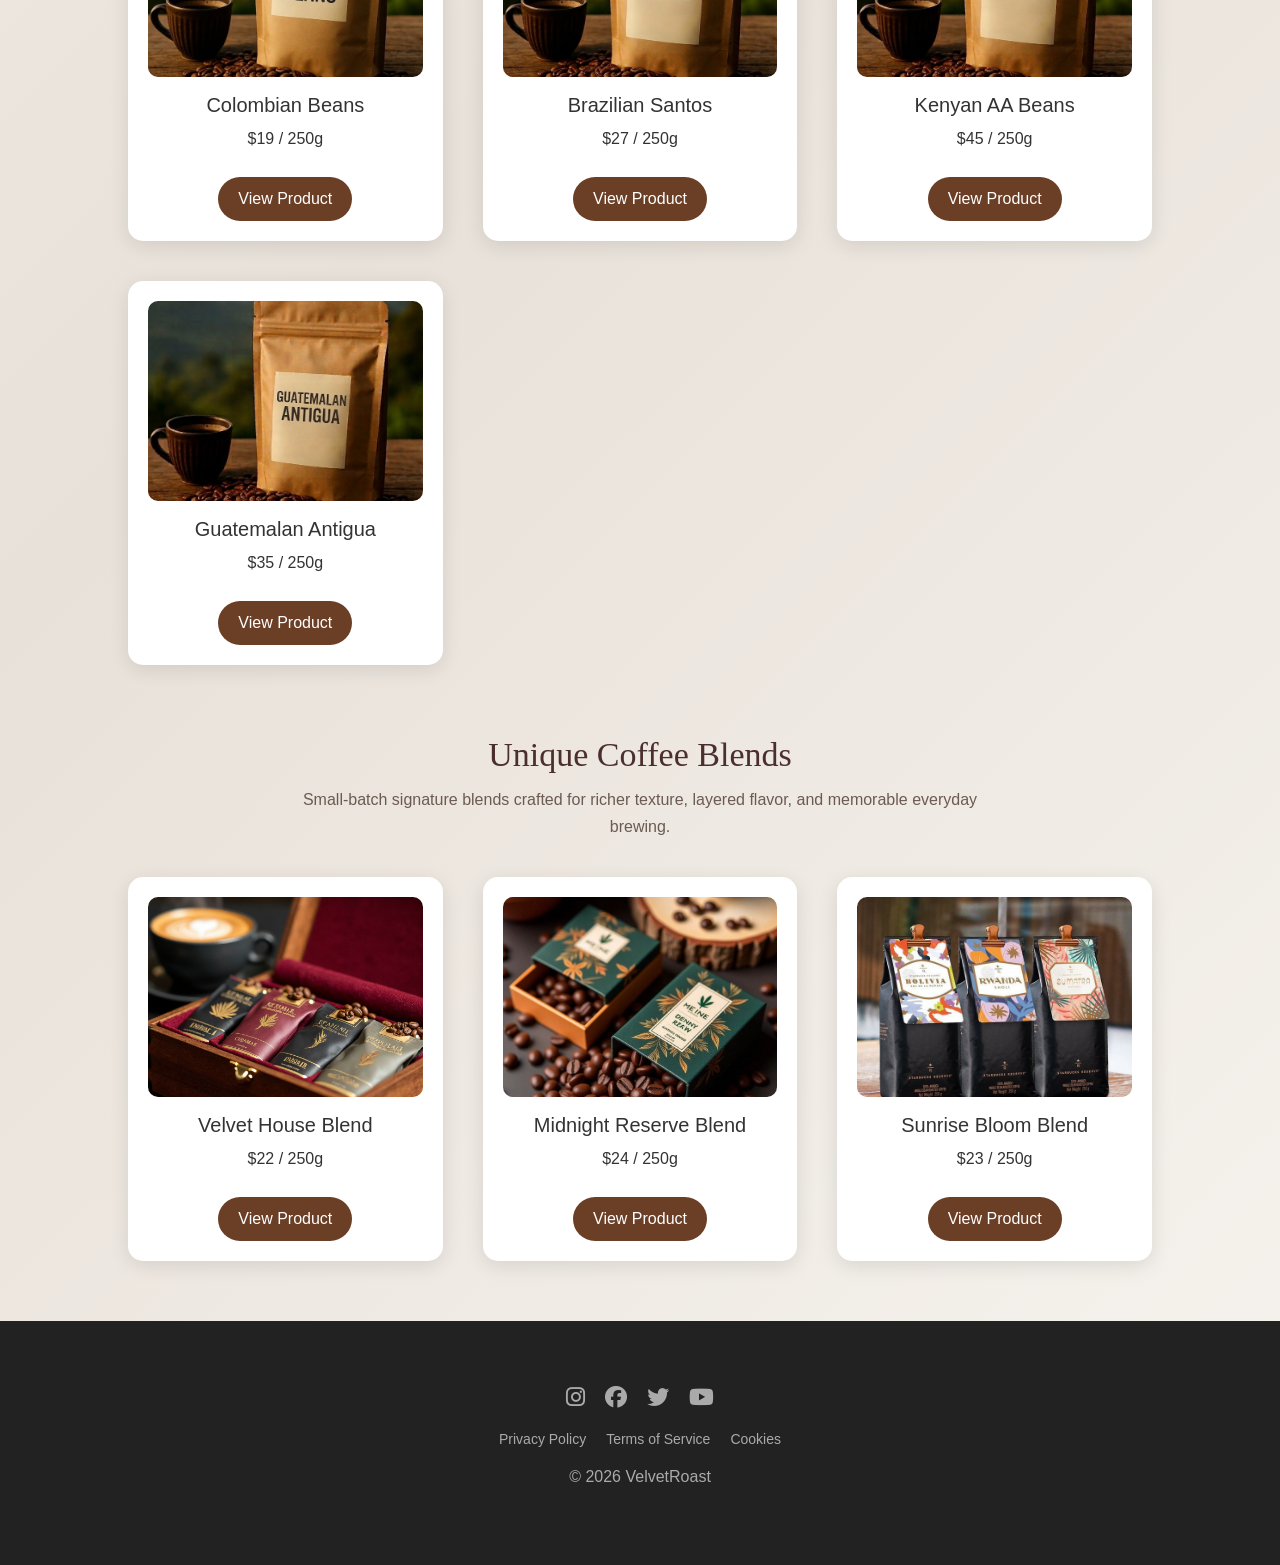
<file: coffee.html>
<!DOCTYPE html>
<html lang="en">
<head>
  <meta charset="UTF-8">
  <meta name="viewport" content="width=device-width, initial-scale=1.0">
  <title>Coffee Beans | VelvetRoast</title>

    <link
    href="https://cdn.jsdelivr.net/npm/bootstrap@5.3.3/dist/css/bootstrap.min.css"
    rel="stylesheet"
    integrity="sha384-QWTKZyjpPEjISv5WaRU9OFeRpok6YctnYmDr5pNlyT2bRjXh0JMhjY6hW+ALEwIH"
    crossorigin="anonymous"
  >
<link rel="stylesheet" href="final.css">
  <link rel="stylesheet" href="https://cdnjs.cloudflare.com/ajax/libs/font-awesome/6.5.0/css/all.min.css">

</head>

<body>

<!-- NAVBAR -->
<nav>
  <h2>VelvetRoast</h2>
    <button class="nav-toggle" type="button" aria-label="Open navigation menu" aria-expanded="false" aria-controls="primary-navigation">
      <i class="fa-solid fa-bars"></i>
    </button>
    <ul id="primary-navigation">
      <li><a href="index.html">Home</a></li>
      <li class="dropdown">
        <a href="#">Coffee</a>
        <ul class="dropdown-menu">
            <li><a href="brew.html">Brewing Equipments</a></li>
            <li><a href="coffee.html">Coffee Beans</a></li>
            <li><a href="origin.html">Coffee Origin</a></li>
        </ul>  
      </li>
        <li><a href="menu.html">Menu</a></li>
        <li><a href="offers.html">Offers</a></li>
        <li><a href="events.html">Events</a></li>
        <li><a href="contact.html">Contact</a></li>
    </ul>
    <div class="nav-icons">
      <a href="cart.html" class="cart-link" aria-label="Cart">
        <i class="fa-solid fa-cart-shopping"></i>
        <span id="cart-count" class="cart-count">0</span>
      </a>
        <a href="register.html">
        <i class="fa-solid fa-user"></i>
        </a>
    </div>
</nav>


<!-- PAGE TITLE -->
<section class="bean-title">
  <h1>Premium Coffee Beans</h1>
  <p>Carefully sourced beans crafted for the perfect cup.</p>
</section>

<section class="coffee-quiz">

  <h2>Find Your Perfect Coffee Bean</h2>
  
  <div class="quiz-wrapper">
  
  <div class="quiz-slider" id="quizSlider">
  
  <!-- Question 1 -->
  <div class="quiz-slide">
  <h3>What flavor do you enjoy most?</h3>
  
  <button onclick="nextQuestion('fruity')">Fruity</button>
  <button onclick="nextQuestion('chocolate')">Chocolatey</button>
  <button onclick="nextQuestion('nutty')">Nutty</button>
  <button onclick="nextQuestion('strong')">Strong</button>
  </div>
  
  
  <!-- Question 2 -->
  <div class="quiz-slide">
  <h3>How strong do you like your coffee?</h3>
  
  <button onclick="nextQuestion('light')">Light</button>
  <button onclick="nextQuestion('medium')">Medium</button>
  <button onclick="nextQuestion('strong')">Strong</button>
  </div>
  
  
  <!-- Question 3 -->
  <div class="quiz-slide">
  <h3>When do you usually drink coffee?</h3>
  
  <button onclick="showResult('morning')">Morning</button>
  <button onclick="showResult('afternoon')">Afternoon</button>
  <button onclick="showResult('night')">Evening</button>
  </div>
  
  </div>
  
  </div>
  
  <p id="quiz-result"></p>
  
  </section>

<!-- PRODUCT GRID -->
<section class="bean-products">

  <!-- Product 1 -->
  <div class="bean-card" id="arabica">
    <img src="arabica.jpg" alt="Arabica coffee beans">

    <h3>Arabica Beans</h3>

    <p>$18 / 250g</p>

    <button onclick="openPopup(
      'Arabica Beans',
      'arabica.jpg',
      '$18 / 250g',
      'Smooth and aromatic specialty beans known for delicate sweetness and mild acidity.',
      'Ethiopia',
      'Light Roast',
      'Medium',
      'Chocolate, Citrus, Honey',
      'Best brewed as pour-over, AeroPress, or drip coffee.',
      'Perfect for calm mornings and relaxed evenings.',
      '4.7 stars'
    )">View Product</button>

  </div>



  <!-- Product 2 -->
  <div class="bean-card" id="robusta">
    <img src="robusta.jpg" alt="Robusta coffee beans">

    <h3>Robusta Beans</h3>

    <p>$14 / 250g</p>

    <button onclick="openPopup(
      'Robusta Beans',
      'robusta.jpg',
      '$14 / 250g',
      'Bold and powerful beans with higher caffeine content and strong earthy flavor.',
      'Vietnam',
      'Dark Roast',
      'Strong',
      'Dark Chocolate, Nutty',
      'Best brewed as espresso, moka pot, or strong French press.',
      'Best for energy boosts and busy workdays.',
      '4.5 stars'
    )">View Product</button>

  </div>



  <!-- Product 3 -->
  <div class="bean-card" id="ethiopian">
    <img src="ethiopian.jpg" alt="Ethiopian coffee beans">

    <h3>Ethiopian Beans</h3>

    <p>$20 / 250g</p>

    <button onclick="openPopup(
      'Ethiopian Beans',
      'ethiopian.jpg',
      '$20 / 250g',
      'Vibrant single-origin beans famous for fruity aroma and bright acidity.',
      'Ethiopia - Yirgacheffe',
      'Light Roast',
      'Medium',
      'Berry, Floral, Citrus',
      'Best brewed as pour-over, Chemex, or cold brew.',
      'Great for creative moods and inspiration.',
      '4.8 stars'
    )">View Product</button>

  </div>



  <!-- Product 4 -->
  <div class="bean-card" id="columbian">
    <img src="columbian.jpeg" alt="Colombian coffee beans">

    <h3>Colombian Beans</h3>

    <p>$19 / 250g</p>

    <button onclick="openPopup(
      'Colombian Beans',
      'columbian.jpeg',
      '$19 / 250g',
      'Well-balanced beans with caramel sweetness and smooth cocoa finish.',
      'Colombia - Huila Region',
      'Medium Roast',
      'Medium',
      'Caramel, Cocoa, Almond',
      'Best brewed as drip coffee, French press, or espresso.',
      'Ideal for peaceful coffee breaks.',
      '4.6 stars'
    )">View Product</button>

  </div>
  <!-- Product 5 -->
<div class="bean-card" id="brazilian">

  <img src="brazilian.jpg" alt="Brazilian Santos coffee beans">

  <h3>Brazilian Santos</h3>

  <p>$27 / 250g</p>

  <button onclick="openPopup(
  'Brazilian Santos',
  'brazilian.jpg',
  '$27 / 250g',
  'Classic Brazilian beans with nutty flavor and smooth chocolate undertones.',
  'Brazil - Minas Gerais',
  'Medium Roast',
  'Mild',
  'Hazelnut, Milk Chocolate',
  'Best brewed as espresso, moka pot, or French press.',
  'Perfect for relaxed afternoons and casual coffee moments.',
  '4.6 stars'
  )">View Product</button>

</div>



<!-- Product 6 -->
<div class="bean-card" id="kenyan">

  <img src="kenyan.jpg" alt="Kenyan AA coffee beans">

  <h3>Kenyan AA Beans</h3>

  <p>$45 / 250g</p>

  <button onclick="openPopup(
  'Kenyan AA Beans',
  'kenyan.jpg',
  '$45 / 250g',
  'Premium high-grade beans known for bold flavor and bright citrus acidity.',
  'Kenya - Nyeri Highlands',
  'Medium Roast',
  'Strong',
  'Citrus, Blackcurrant, Berry',
  'Best brewed as pour-over, AeroPress, or flash brew.',
  'Great for energetic mornings and productive work sessions.',
  '4.8 stars'
  )">View Product</button>

</div>



<!-- Product 7 -->
<div class="bean-card" id="guatemelan">

  <img src="guatemala.jpg" alt="Guatemalan Antigua coffee beans">

  <h3>Guatemalan Antigua</h3>

  <p>$35 / 250g</p>

  <button onclick="openPopup(
  'Guatemalan Antigua',
  'guatemala.jpg',
  '$35 / 250g',
  'Rich volcanic-soil beans with deep chocolate body and smoky undertones.',
  'Guatemala - Antigua Valley',
  'Medium Dark Roast',
  'Medium Strong',
  'Cocoa, Spice, Smoky',
  'Best brewed as French press, drip coffee, or espresso.',
  'Ideal for deep focus and thoughtful evenings.',
  '4.7 stars'
  )">View Product</button>

</div>

</section>

<section class="bean-subsection">
  <h2>Unique Coffee Blends</h2>
  <p>Small-batch signature blends crafted for richer texture, layered flavor, and memorable everyday brewing.</p>
</section>

<section class="bean-products bean-blends">
  <div class="bean-card" id="velvet-house-blend">
    <img src="blend.jpg" alt="Velvet House Blend coffee beans">

    <h3>Velvet House Blend</h3>

    <p>$22 / 250g</p>

    <button onclick="openPopup(
      'Velvet House Blend',
      'blend.jpg',
      '$22 / 250g',
      'A smooth signature blend combining gentle sweetness with a rounded cocoa finish.',
      'Brazil, Colombia, Ethiopia',
      'Medium Roast',
      'Medium',
      'Cocoa, Caramel, Citrus',
      'Best brewed as drip coffee, pour-over, or espresso.',
      'Perfect for daily brews with a polished cafe-style cup.',
      '4.8 stars'
    )">View Product</button>
  </div>

  <div class="bean-card" id="midnight-reserve-blend">
    <img src="mid.jpg" alt="Midnight Reserve Blend coffee beans">

    <h3>Midnight Reserve Blend</h3>

    <p>$24 / 250g</p>

    <button onclick="openPopup(
      'Midnight Reserve Blend',
      'mid.jpg',
      '$24 / 250g',
      'A deeper blend with bold body, smoky warmth, and extra intensity for espresso lovers.',
      'Vietnam, Guatemala, Sumatra',
      'Dark Roast',
      'Strong',
      'Dark Chocolate, Spice, Toasted Nut',
      'Best brewed as espresso, moka pot, or rich French press.',
      'Best for focused mornings and rich milk-based drinks.',
      '4.7 stars'
    )">View Product</button>
  </div>

  <div class="bean-card" id="sunrise-bloom-blend">
    <img src="rwanda.jpg" alt="Sunrise Bloom Blend coffee beans">

    <h3>Sunrise Bloom Blend</h3>

    <p>$23 / 250g</p>

    <button onclick="openPopup(
      'Sunrise Bloom Blend',
      'rwanda.jpg',
      '$23 / 250g',
      'A bright and expressive blend that brings floral lift and juicy fruit notes into every cup.',
      'Ethiopia, Kenya, Rwanda',
      'Light Medium Roast',
      'Medium',
      'Berry, Floral, Honey',
      'Best brewed as pour-over, Chemex, or AeroPress.',
      'Lovely for pour-over mornings and slow weekend rituals.',
      '4.9 stars'
    )">View Product</button>
  </div>
</section>



<div class="popup" id="popup">

  <div class="popup-content">

    <span class="close-btn" onclick="closePopup()">
      <i class="fa-solid fa-xmark"></i>
    </span>

    <div class="popup-container">

      <!-- LEFT IMAGE -->
      <div class="popup-left">
        <img id="popup-img" src="arabica.jpg" alt="Selected coffee bean">
      </div>

      <!-- RIGHT DETAILS -->
      <div class="popup-right">

        <h2 id="popup-name">Selected Coffee</h2>

        <h3 id="popup-price">Price details</h3>

        <p id="popup-desc"></p>

        <p id="popup-origin"></p>

        <p id="popup-roast"></p>

        <p id="popup-strength"></p>

        <p id="popup-flavor"></p>

        <p id="popup-brewing"></p>

        <p id="popup-mood"></p>

        <p id="popup-rating"></p>

        <button id="add-to-cart-btn" class="popup-cart-btn" onclick="addToCart()">Add to cart</button>
        <p id="cart-message" class="cart-message"></p>

      </div>

    </div>

  </div>

</div>

<footer>
  <div class="footer-content">
     <div class="social-icons">
       <a href="#"><i class="fab fa-instagram"></i></a>
       <a href="#"><i class="fab fa-facebook"></i></a>
       <a href="#"><i class="fab fa-twitter"></i></a>
       <a href="#"><i class="fab fa-youtube"></i></a>     
     </div>
     
     <div class="footer-links">
       <a href="#">Privacy Policy</a>
       <a href="#">Terms of Service</a>
       <a href="#">Cookies</a>  
     </div>
     
     <p>&copy; 2026 VelvetRoast</p>  
   </div>
 </footer>


<script
    src="https://cdn.jsdelivr.net/npm/bootstrap@5.3.3/dist/js/bootstrap.bundle.min.js"
    integrity="sha384-YvpcrYf0tY3lHB60NNkmXc5s9fDVZLESaAA55NDzOxhy9GkcIdslK1eN7N6jIeHz"
    crossorigin="anonymous"
  ></script>
  <script>
  const siteNav = document.querySelector("nav");
  const navToggle = document.querySelector(".nav-toggle");
  const navLinks = document.getElementById("primary-navigation");
  const currentPage = window.location.pathname.split("/").pop() || "index.html";

  if (!document.querySelector(".mobile-nav-backdrop")) {
    document.body.insertAdjacentHTML("beforeend", '<div class="mobile-nav-backdrop" aria-hidden="true"></div>');
  }

  if (!document.querySelector(".mobile-bottom-nav")) {
    document.body.insertAdjacentHTML(
      "beforeend",
      `
        <div class="mobile-bottom-nav" aria-label="Mobile quick navigation">
          <a href="index.html" class="${currentPage === "index.html" ? "active" : ""}"><i class="fa-solid fa-house"></i><span>Home</span></a>
          <a href="coffee.html" class="${currentPage === "coffee.html" ? "active" : ""}"><i class="fa-solid fa-mug-hot"></i><span>Coffee</span></a>
          <a href="menu.html" class="${currentPage === "menu.html" ? "active" : ""}"><i class="fa-solid fa-book-open"></i><span>Menu</span></a>
          <a href="cart.html" class="${currentPage === "cart.html" ? "active" : ""}"><i class="fa-solid fa-cart-shopping"></i><span>Cart</span></a>
        </div>
      `
    );
  }

  const navBackdrop = document.querySelector(".mobile-nav-backdrop");

  if (siteNav && navToggle && navLinks) {
    function closeMenu() {
      siteNav.classList.remove("menu-open");
      document.body.classList.remove("menu-open");
      navToggle.setAttribute("aria-expanded", "false");
    }

    navToggle.addEventListener("click", function () {
      const isOpen = siteNav.classList.toggle("menu-open");
      document.body.classList.toggle("menu-open", isOpen);
      navToggle.setAttribute("aria-expanded", String(isOpen));
    });

    navLinks.querySelectorAll("a").forEach(function (link) {
      link.addEventListener("click", closeMenu);
    });

    if (navBackdrop) {
      navBackdrop.addEventListener("click", closeMenu);
    }

    document.addEventListener("keydown", function (event) {
      if (event.key === "Escape") {
        closeMenu();
      }
    });

    window.addEventListener("resize", function () {
      if (window.innerWidth > 768) {
        closeMenu();
      }
    });
  }
  </script>
  <script>
  function normalizeEmail(value){
    return String(value || "").trim().toLowerCase();
  }

  function getUserCartStorageKey(email){
    return "cartItems:" + normalizeEmail(email);
  }

  function getGuestCartItems(){
    return JSON.parse(sessionStorage.getItem("guestCartItems") || "[]");
  }

  function syncActiveCartSession(){
    const loggedIn = sessionStorage.getItem("loggedIn") === "true";
    const userEmail = normalizeEmail(localStorage.getItem("userEmail"));

    if(loggedIn && userEmail){
      const savedCart = JSON.parse(localStorage.getItem(getUserCartStorageKey(userEmail)) || "[]");
      localStorage.setItem("cartItems", JSON.stringify(savedCart));
      return savedCart;
    }

    const guestCart = getGuestCartItems();
    localStorage.setItem("cartItems", JSON.stringify(guestCart));
    localStorage.removeItem("appliedVoucher");
    return guestCart;
  }

  function persistCartItems(){
    localStorage.setItem("cartItems", JSON.stringify(cartItems));

    const loggedIn = sessionStorage.getItem("loggedIn") === "true";
    const userEmail = normalizeEmail(localStorage.getItem("userEmail"));
    if(loggedIn && userEmail){
      localStorage.setItem(getUserCartStorageKey(userEmail), JSON.stringify(cartItems));
    }else{
      sessionStorage.setItem("guestCartItems", JSON.stringify(cartItems));
    }
  }

  let selectedBean = null;
  let cartItems = syncActiveCartSession();

  function updateCartCount(){
    const totalItems = cartItems.reduce((total, item) => total + (item.quantity || 1), 0);
    document.getElementById("cart-count").innerText = totalItems;
  }

  function openPopup(name, img, price, desc, origin, roast, strength, flavor, brewing, mood, rating){
    selectedBean = { name, img, price, quantity: 1 };

    document.getElementById("popup").style.display="flex";

    document.getElementById("popup-img").src = img;
    document.getElementById("popup-img").alt = name;
    document.getElementById("popup-name").innerText = name;
    document.getElementById("popup-price").innerText = price;
    document.getElementById("popup-desc").innerText = desc;

    document.getElementById("popup-origin").innerText = "Origin: " + origin;

    document.getElementById("popup-roast").innerText = "Roast Level: " + roast;

    document.getElementById("popup-strength").innerText = "Strength: " + strength;

    document.getElementById("popup-flavor").innerText = "Flavor Notes: " + flavor;

    document.getElementById("popup-brewing").innerText = "Recommended Brewing: " + brewing;

    document.getElementById("popup-mood").innerText = mood;

    document.getElementById("popup-rating").innerText = "Rating: " + rating;
    document.getElementById("cart-message").innerText = "";

    }

function closePopup(){
document.getElementById("popup").style.display="none";
}

function addToCart(){
if(!selectedBean){
return;
}

cartItems.push({ ...selectedBean });
persistCartItems();
updateCartCount();
document.getElementById("cart-message").innerText = "The product has been added to the cart successfully.";
alert("The product has been added to the cart successfully.");
}

let currentQuestion = 0;
let answers = [];

function nextQuestion(answer){

answers.push(answer);

currentQuestion++;

document.getElementById("quizSlider").style.transform =
"translateX(-" + currentQuestion * 100 + "%)";

}

function showResult(answer){

answers.push(answer);

let flavor = answers[0];
let strength = answers[1];
let result = document.getElementById("quiz-result");

if(flavor === "fruity"){
result.innerText = "Recommended Coffee: Ethiopian Beans";
document.getElementById("ethiopian").scrollIntoView({behavior:"smooth"});
}

else if(flavor === "chocolate"){
result.innerText = "Recommended Coffee: Guatemalan Antigua";
document.getElementById("guatemalan").scrollIntoView({behavior:"smooth"});
}

else if(flavor === "nutty"){
result.innerText = "Recommended Coffee: Brazilian Santos";
document.getElementById("brazilian").scrollIntoView({behavior:"smooth"});
}

else if(strength === "strong"){
result.innerText = "Recommended Coffee: Robusta Beans";
document.getElementById("robusta").scrollIntoView({behavior:"smooth"});
}

else{
result.innerText = "Recommended Coffee: Arabica Beans";
document.getElementById("arabica").scrollIntoView({behavior:"smooth"});
}

}

updateCartCount();
</script>
<script src="profile.js"></script>

</body>
</html>
</file>
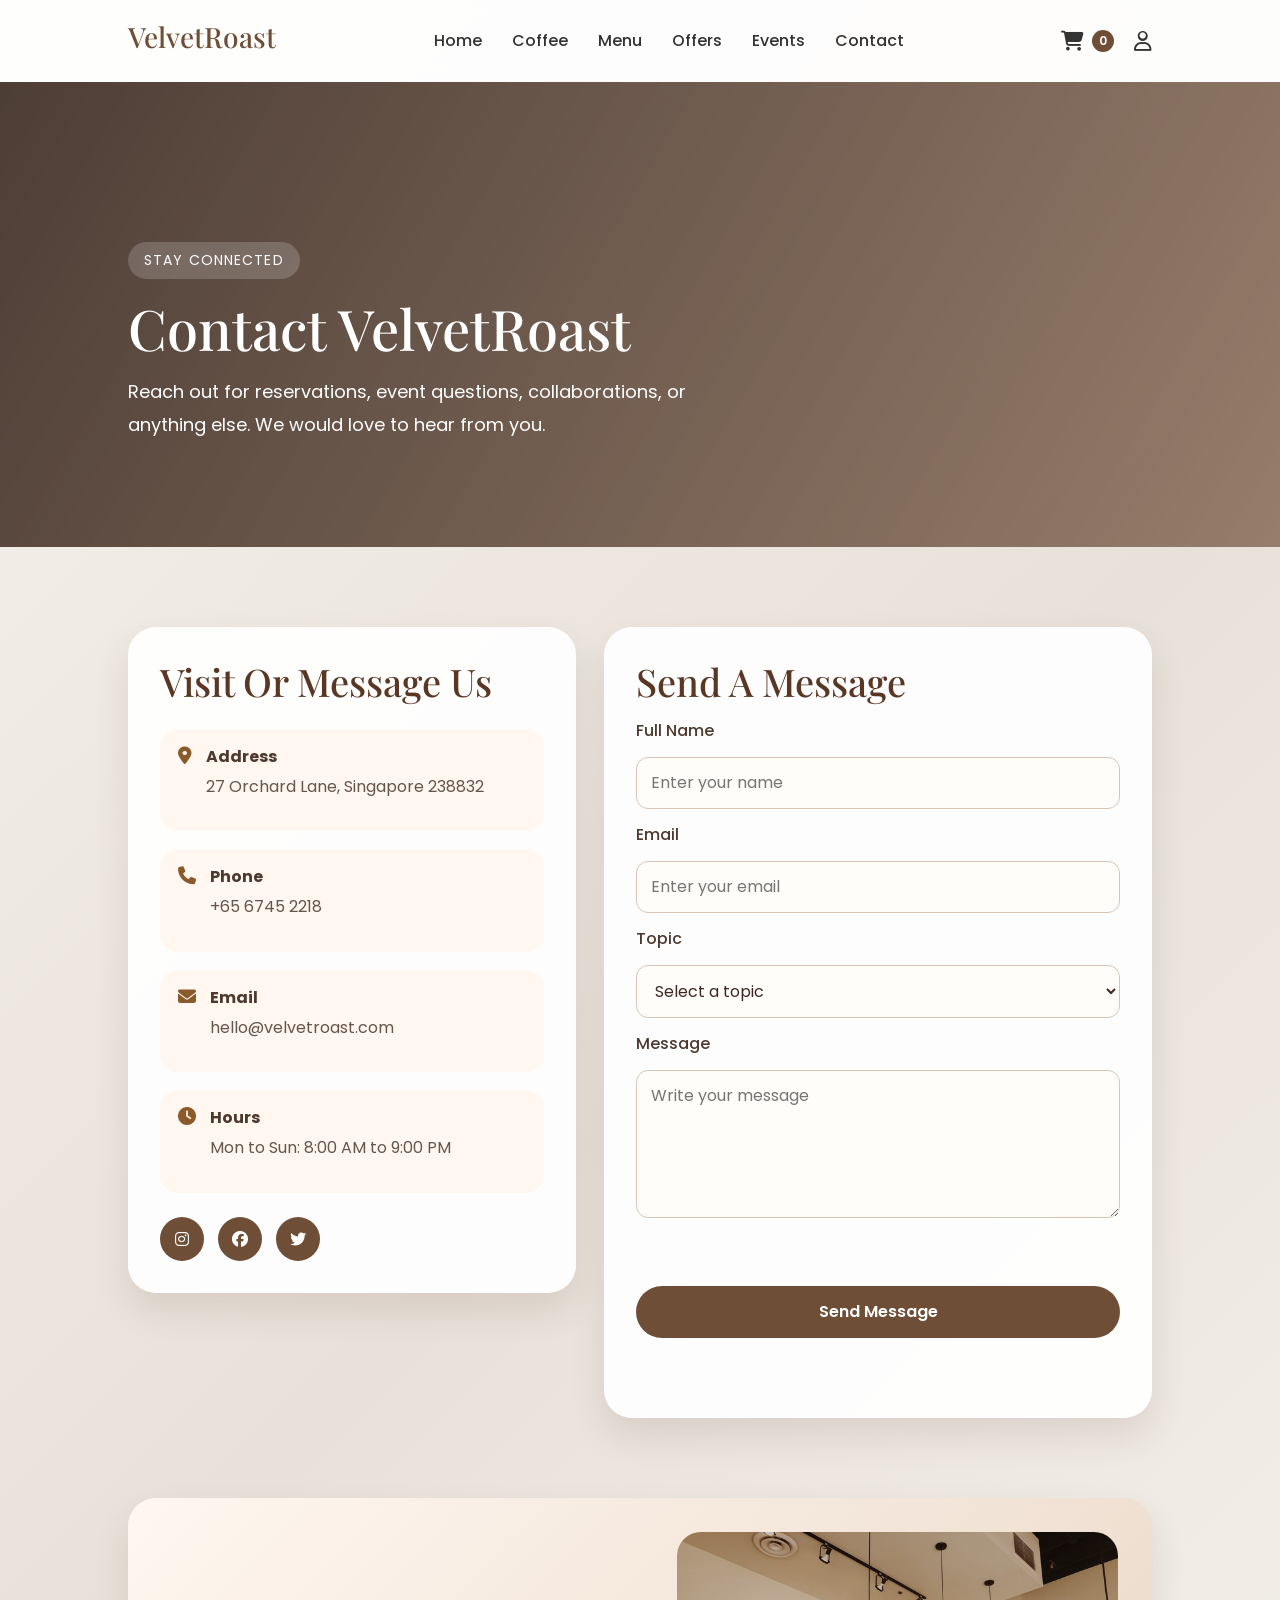
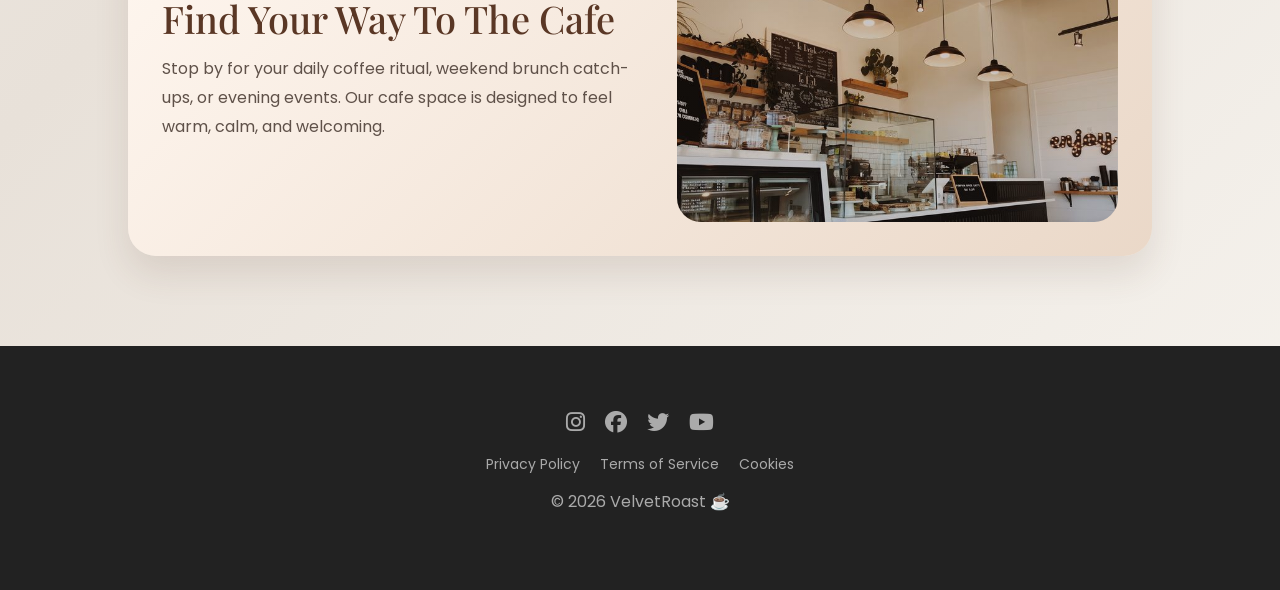
<file: contact.html>
<!DOCTYPE html>
<html lang="en">
<head>
  <meta charset="UTF-8">
  <meta name="viewport" content="width=device-width, initial-scale=1.0">
  <title>Contact | VelvetRoast</title>
  <link href="https://fonts.googleapis.com/css2?family=Playfair+Display:wght@600;700&family=Poppins:wght@300;400;500;600&display=swap" rel="stylesheet">
  <link rel="stylesheet" href="https://cdnjs.cloudflare.com/ajax/libs/font-awesome/6.5.0/css/all.min.css">
    <link
    href="https://cdn.jsdelivr.net/npm/bootstrap@5.3.3/dist/css/bootstrap.min.css"
    rel="stylesheet"
    integrity="sha384-QWTKZyjpPEjISv5WaRU9OFeRpok6YctnYmDr5pNlyT2bRjXh0JMhjY6hW+ALEwIH"
    crossorigin="anonymous"
  >
<link rel="stylesheet" href="final.css">
</head>
<body>
  <nav>
    <h2>VelvetRoast</h2>
    <button class="nav-toggle" type="button" aria-label="Open navigation menu" aria-expanded="false" aria-controls="primary-navigation">
      <i class="fa-solid fa-bars"></i>
    </button>
    <ul id="primary-navigation">
      <li><a href="index.html">Home</a></li>
      <li class="dropdown">
        <a href="#">Coffee</a>
        <ul class="dropdown-menu">
          <li><a href="brew.html">Brewing Equipments</a></li>
          <li><a href="coffee.html">Coffee Beans</a></li>
          <li><a href="origin.html">Coffee Origin</a></li>
        </ul>
      </li>
      <li><a href="menu.html">Menu</a></li>
      <li><a href="offers.html">Offers</a></li>
      <li><a href="events.html">Events</a></li>
      <li><a href="contact.html">Contact</a></li>
    </ul>
    <div class="nav-icons">
      <a href="cart.html" class="cart-link" aria-label="Cart">
        <i class="fa-solid fa-cart-shopping"></i>
        <span id="cart-count" class="cart-count">0</span>
      </a>
      <a href="register.html" aria-label="Register">
        <i class="fa-solid fa-user"></i>
      </a>
    </div>
  </nav>

  <header class="contact-hero">
    <div class="contact-hero-content">
      <span class="menu-kicker">Stay Connected</span>
      <h1>Contact VelvetRoast</h1>
      <p>
        Reach out for reservations, event questions, collaborations, or anything else.
        We would love to hear from you.
      </p>
    </div>
  </header>

  <section class="contact-section">
    <div class="contact-layout">
      <div class="contact-info-card">
        <h2>Visit Or Message Us</h2>
        <div class="contact-info-list">
          <div>
            <i class="fa-solid fa-location-dot"></i>
            <div>
              <strong>Address</strong>
              <p>27 Orchard Lane, Singapore 238832</p>
            </div>
          </div>
          <div>
            <i class="fa-solid fa-phone"></i>
            <div>
              <strong>Phone</strong>
              <p>+65 6745 2218</p>
            </div>
          </div>
          <div>
            <i class="fa-solid fa-envelope"></i>
            <div>
              <strong>Email</strong>
              <p>hello@velvetroast.com</p>
            </div>
          </div>
          <div>
            <i class="fa-solid fa-clock"></i>
            <div>
              <strong>Hours</strong>
              <p>Mon to Sun: 8:00 AM to 9:00 PM</p>
            </div>
          </div>
        </div>

        <div class="contact-social-strip">
          <a href="#"><i class="fab fa-instagram"></i></a>
          <a href="#"><i class="fab fa-facebook"></i></a>
          <a href="#"><i class="fab fa-twitter"></i></a>
        </div>
      </div>

      <div class="contact-form-card">
        <h2>Send A Message</h2>
        <form id="contact-form">
          <label for="contact-name">Full Name</label>
          <input type="text" id="contact-name" name="name" placeholder="Enter your name">

          <label for="contact-email">Email</label>
          <input type="email" id="contact-email" name="email" placeholder="Enter your email">

          <label for="contact-topic">Topic</label>
          <select id="contact-topic" name="topic">
            <option value="">Select a topic</option>
            <option value="reservation">Reservation</option>
            <option value="events">Events</option>
            <option value="orders">Orders</option>
            <option value="feedback">Feedback</option>
          </select>

          <label for="contact-message">Message</label>
          <textarea id="contact-message" name="message" rows="5" placeholder="Write your message"></textarea>

          <p class="contact-form-error" id="contact-form-error"></p>
          <button type="submit">Send Message</button>
          <p class="contact-form-success" id="contact-form-success"></p>
        </form>
      </div>
    </div>
  </section>

  <section class="contact-map-section">
    <div class="contact-map-card">
      <div class="contact-map-copy">
        <h2>Find Your Way To The Cafe</h2>
        <p>
          Stop by for your daily coffee ritual, weekend brunch catch-ups, or evening events. Our cafe space is designed to feel warm, calm, and welcoming.
        </p>
      </div>
      <div class="contact-map-visual"></div>
    </div>
  </section>

  <footer>
    <div class="footer-content">
      <div class="social-icons">
        <a href="#"><i class="fab fa-instagram"></i></a>
        <a href="#"><i class="fab fa-facebook"></i></a>
        <a href="#"><i class="fab fa-twitter"></i></a>
        <a href="#"><i class="fab fa-youtube"></i></a>
      </div>
      <div class="footer-links">
        <a href="#">Privacy Policy</a>
        <a href="#">Terms of Service</a>
        <a href="#">Cookies</a>
      </div>
      <p>© 2026 VelvetRoast ☕</p>
    </div>
  </footer>

  <script
    src="https://cdn.jsdelivr.net/npm/bootstrap@5.3.3/dist/js/bootstrap.bundle.min.js"
    integrity="sha384-YvpcrYf0tY3lHB60NNkmXc5s9fDVZLESaAA55NDzOxhy9GkcIdslK1eN7N6jIeHz"
    crossorigin="anonymous"
  ></script>
  <script>
    const siteNav = document.querySelector("nav");
    const navToggle = document.querySelector(".nav-toggle");
    const navLinks = document.getElementById("primary-navigation");
    const currentPage = window.location.pathname.split("/").pop() || "index.html";

    if (!document.querySelector(".mobile-nav-backdrop")) {
      document.body.insertAdjacentHTML("beforeend", '<div class="mobile-nav-backdrop" aria-hidden="true"></div>');
    }

    if (!document.querySelector(".mobile-bottom-nav")) {
      document.body.insertAdjacentHTML(
        "beforeend",
        `
          <div class="mobile-bottom-nav" aria-label="Mobile quick navigation">
            <a href="index.html" class="${currentPage === "index.html" ? "active" : ""}"><i class="fa-solid fa-house"></i><span>Home</span></a>
            <a href="coffee.html" class="${currentPage === "coffee.html" ? "active" : ""}"><i class="fa-solid fa-mug-hot"></i><span>Coffee</span></a>
            <a href="menu.html" class="${currentPage === "menu.html" ? "active" : ""}"><i class="fa-solid fa-book-open"></i><span>Menu</span></a>
            <a href="cart.html" class="${currentPage === "cart.html" ? "active" : ""}"><i class="fa-solid fa-cart-shopping"></i><span>Cart</span></a>
          </div>
        `
      );
    }

    const navBackdrop = document.querySelector(".mobile-nav-backdrop");

    if (siteNav && navToggle && navLinks) {
      function closeMenu() {
        siteNav.classList.remove("menu-open");
        document.body.classList.remove("menu-open");
        navToggle.setAttribute("aria-expanded", "false");
      }

      navToggle.addEventListener("click", function () {
        const isOpen = siteNav.classList.toggle("menu-open");
        document.body.classList.toggle("menu-open", isOpen);
        navToggle.setAttribute("aria-expanded", String(isOpen));
      });

      navLinks.querySelectorAll("a").forEach(function (link) {
        link.addEventListener("click", closeMenu);
      });

      if (navBackdrop) {
        navBackdrop.addEventListener("click", closeMenu);
      }

      document.addEventListener("keydown", function (event) {
        if (event.key === "Escape") {
          closeMenu();
        }
      });

      window.addEventListener("resize", function () {
        if (window.innerWidth > 768) {
          closeMenu();
        }
      });
    }
  </script>
  <script>
    function syncActiveCartSession() {
      const loggedIn = sessionStorage.getItem("loggedIn") === "true";
      const userEmail = (localStorage.getItem("userEmail") || "").trim().toLowerCase();

      if (loggedIn && userEmail) {
        const savedCart = JSON.parse(localStorage.getItem("cartItems:" + userEmail) || "[]");
        localStorage.setItem("cartItems", JSON.stringify(savedCart));
        return savedCart;
      }

      const guestCart = JSON.parse(sessionStorage.getItem("guestCartItems") || "[]");
      localStorage.setItem("cartItems", JSON.stringify(guestCart));
      localStorage.removeItem("appliedVoucher");
      return guestCart;
    }

    const cartItems = syncActiveCartSession();
    const totalItems = cartItems.reduce((total, item) => total + (item.quantity || 1), 0);
    document.getElementById("cart-count").innerText = totalItems;

    const contactForm = document.getElementById("contact-form");
    const contactError = document.getElementById("contact-form-error");
    const contactSuccess = document.getElementById("contact-form-success");

    contactForm.addEventListener("submit", function(event) {
      event.preventDefault();

      const name = document.getElementById("contact-name").value.trim();
      const email = document.getElementById("contact-email").value.trim();
      const topic = document.getElementById("contact-topic").value.trim();
      const message = document.getElementById("contact-message").value.trim();

      if (!name || !email || !topic || !message) {
        contactError.innerText = "Please complete all fields before sending your message.";
        contactSuccess.innerText = "";
        return;
      }

      contactError.innerText = "";
      contactSuccess.innerText = "Message sent successfully. We will get back to you soon.";
      contactForm.reset();
    });
  </script>
  <script src="profile.js"></script>
</body>
</html>
</file>
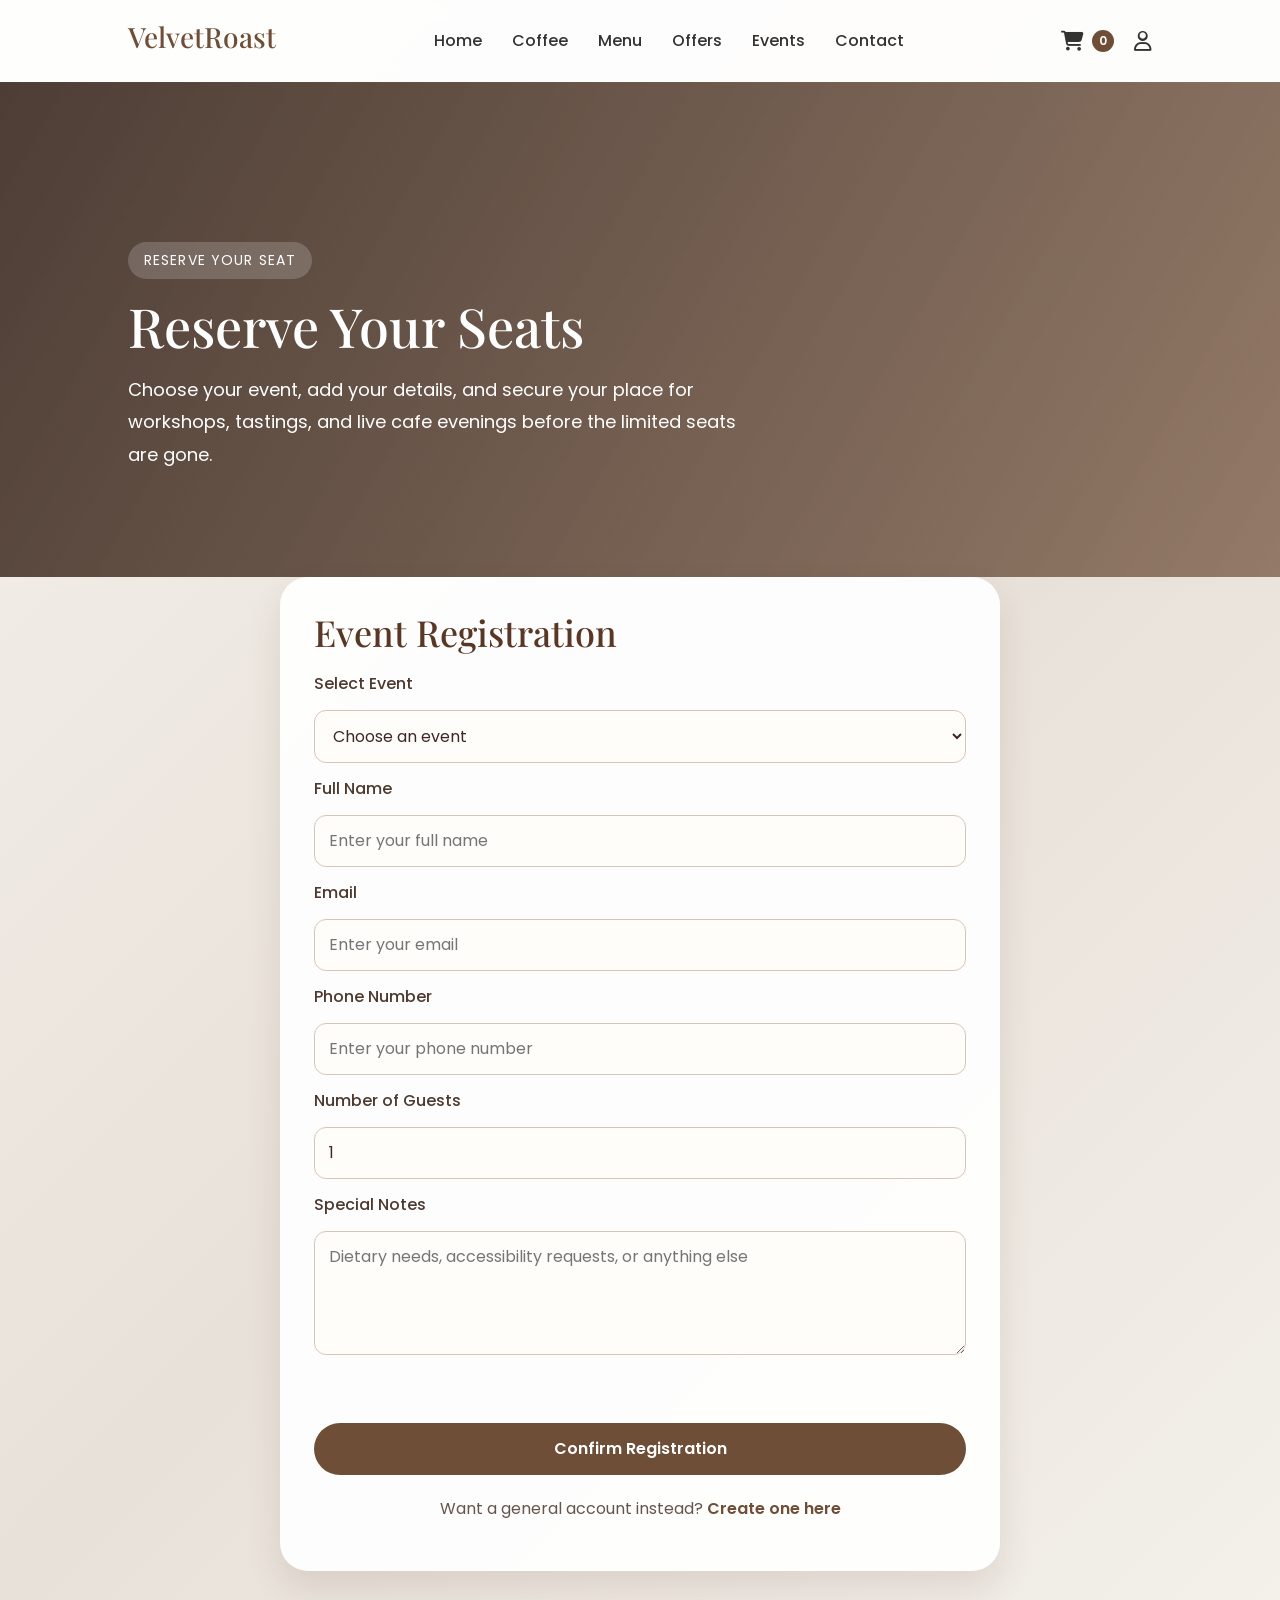
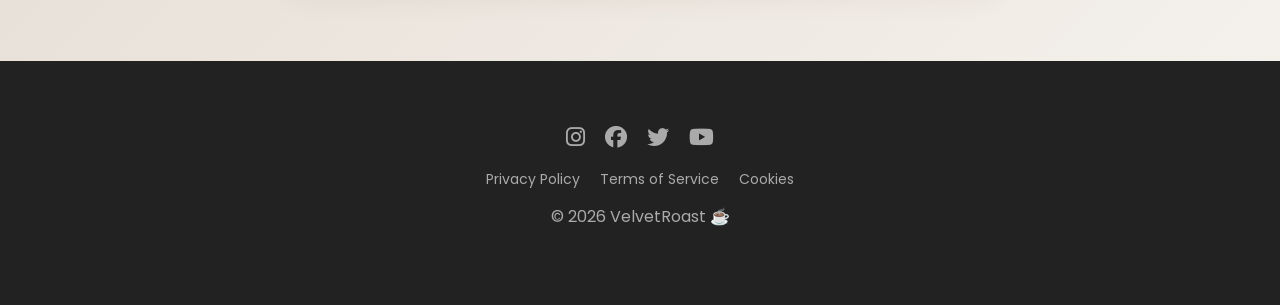
<file: event-register.html>
<!DOCTYPE html>
<html lang="en">
<head>
  <meta charset="UTF-8">
  <meta name="viewport" content="width=device-width, initial-scale=1.0">
  <title>Event Registration | VelvetRoast</title>
  <link href="https://fonts.googleapis.com/css2?family=Playfair+Display:wght@600;700&family=Poppins:wght@300;400;500;600&display=swap" rel="stylesheet">
  <link rel="stylesheet" href="https://cdnjs.cloudflare.com/ajax/libs/font-awesome/6.5.0/css/all.min.css">
    <link
    href="https://cdn.jsdelivr.net/npm/bootstrap@5.3.3/dist/css/bootstrap.min.css"
    rel="stylesheet"
    integrity="sha384-QWTKZyjpPEjISv5WaRU9OFeRpok6YctnYmDr5pNlyT2bRjXh0JMhjY6hW+ALEwIH"
    crossorigin="anonymous"
  >
<link rel="stylesheet" href="final.css">
</head>
<body>
  <nav>
    <h2>VelvetRoast</h2>
    <button class="nav-toggle" type="button" aria-label="Open navigation menu" aria-expanded="false" aria-controls="primary-navigation">
      <i class="fa-solid fa-bars"></i>
    </button>
    <ul id="primary-navigation">
      <li><a href="index.html">Home</a></li>
      <li class="dropdown">
        <a href="#">Coffee</a>
        <ul class="dropdown-menu">
          <li><a href="brew.html">Brewing Equipments</a></li>
          <li><a href="coffee.html">Coffee Beans</a></li>
          <li><a href="origin.html">Coffee Origin</a></li>
        </ul>
      </li>
      <li><a href="menu.html">Menu</a></li>
      <li><a href="offers.html">Offers</a></li>
      <li><a href="events.html">Events</a></li>
      <li><a href="contact.html">Contact</a></li>
    </ul>
    <div class="nav-icons">
      <a href="cart.html" class="cart-link" aria-label="Cart">
        <i class="fa-solid fa-cart-shopping"></i>
        <span id="cart-count" class="cart-count">0</span>
      </a>
      <a href="register.html" aria-label="Register">
        <i class="fa-solid fa-user"></i>
      </a>
    </div>
  </nav>

  <header class="event-form-hero">
    <div class="event-form-hero-content">
      <span class="menu-kicker">Reserve Your Seat</span>
      <h1>Reserve Your Seats</h1>
      <p>
        Choose your event, add your details, and secure your place for workshops,
        tastings, and live cafe evenings before the limited seats are gone.
      </p>
    </div>
  </header>

  <section class="event-form-section">
    <div class="event-form-layout">
      <div class="event-form-card">
        <h2>Event Registration</h2>
        <form onsubmit="return submitEventRegistration()">
          <label for="eventName">Select Event</label>
          <select id="eventName" required>
            <option value="">Choose an event</option>
            <option value="Latte Art Masterclass">Latte Art Masterclass</option>
            <option value="Single-Origin Cupping Night">Single-Origin Cupping Night</option>
            <option value="Acoustic Coffee Evening">Acoustic Coffee Evening</option>
          </select>

          <label for="fullName">Full Name</label>
          <input type="text" id="fullName" placeholder="Enter your full name" required>

          <label for="email">Email</label>
          <input type="email" id="email" placeholder="Enter your email" required>

          <label for="phone">Phone Number</label>
          <input type="tel" id="phone" placeholder="Enter your phone number" required>

          <label for="guests">Number of Guests</label>
          <input type="number" id="guests" min="1" max="8" value="1" required>

          <label for="notes">Special Notes</label>
          <textarea id="notes" rows="4" placeholder="Dietary needs, accessibility requests, or anything else"></textarea>

          <p id="eventError" class="form-error"></p>

          <button type="submit">Confirm Registration</button>
          <p class="event-form-link">Want a general account instead? <a href="register.html">Create one here</a></p>
        </form>
      </div>
    </div>
  </section>

  <footer>
    <div class="footer-content">
      <div class="social-icons">
        <a href="#"><i class="fab fa-instagram"></i></a>
        <a href="#"><i class="fab fa-facebook"></i></a>
        <a href="#"><i class="fab fa-twitter"></i></a>
        <a href="#"><i class="fab fa-youtube"></i></a>
      </div>

      <div class="footer-links">
        <a href="#">Privacy Policy</a>
        <a href="#">Terms of Service</a>
        <a href="#">Cookies</a>
      </div>

      <p>© 2026 VelvetRoast ☕</p>
    </div>
  </footer>

  <script
    src="https://cdn.jsdelivr.net/npm/bootstrap@5.3.3/dist/js/bootstrap.bundle.min.js"
    integrity="sha384-YvpcrYf0tY3lHB60NNkmXc5s9fDVZLESaAA55NDzOxhy9GkcIdslK1eN7N6jIeHz"
    crossorigin="anonymous"
  ></script>
  <script>
    const siteNav = document.querySelector("nav");
    const navToggle = document.querySelector(".nav-toggle");
    const navLinks = document.getElementById("primary-navigation");
    const currentPage = window.location.pathname.split("/").pop() || "index.html";

    if (!document.querySelector(".mobile-nav-backdrop")) {
      document.body.insertAdjacentHTML("beforeend", '<div class="mobile-nav-backdrop" aria-hidden="true"></div>');
    }

    if (!document.querySelector(".mobile-bottom-nav")) {
      document.body.insertAdjacentHTML(
        "beforeend",
        `
          <div class="mobile-bottom-nav" aria-label="Mobile quick navigation">
            <a href="index.html" class="${currentPage === "index.html" ? "active" : ""}"><i class="fa-solid fa-house"></i><span>Home</span></a>
            <a href="coffee.html" class="${currentPage === "coffee.html" ? "active" : ""}"><i class="fa-solid fa-mug-hot"></i><span>Coffee</span></a>
            <a href="menu.html" class="${currentPage === "menu.html" ? "active" : ""}"><i class="fa-solid fa-book-open"></i><span>Menu</span></a>
            <a href="cart.html" class="${currentPage === "cart.html" ? "active" : ""}"><i class="fa-solid fa-cart-shopping"></i><span>Cart</span></a>
          </div>
        `
      );
    }

    const navBackdrop = document.querySelector(".mobile-nav-backdrop");

    if (siteNav && navToggle && navLinks) {
      function closeMenu() {
        siteNav.classList.remove("menu-open");
        document.body.classList.remove("menu-open");
        navToggle.setAttribute("aria-expanded", "false");
      }

      navToggle.addEventListener("click", function () {
        const isOpen = siteNav.classList.toggle("menu-open");
        document.body.classList.toggle("menu-open", isOpen);
        navToggle.setAttribute("aria-expanded", String(isOpen));
      });

      navLinks.querySelectorAll("a").forEach(function (link) {
        link.addEventListener("click", closeMenu);
      });

      if (navBackdrop) {
        navBackdrop.addEventListener("click", closeMenu);
      }

      document.addEventListener("keydown", function (event) {
        if (event.key === "Escape") {
          closeMenu();
        }
      });

      window.addEventListener("resize", function () {
        if (window.innerWidth > 768) {
          closeMenu();
        }
      });
    }
  </script>
  <script>
    function syncActiveCartSession() {
      const loggedIn = sessionStorage.getItem("loggedIn") === "true";
      const userEmail = (localStorage.getItem("userEmail") || "").trim().toLowerCase();

      if (loggedIn && userEmail) {
        const savedCart = JSON.parse(localStorage.getItem("cartItems:" + userEmail) || "[]");
        localStorage.setItem("cartItems", JSON.stringify(savedCart));
        return savedCart;
      }

      const guestCart = JSON.parse(sessionStorage.getItem("guestCartItems") || "[]");
      localStorage.setItem("cartItems", JSON.stringify(guestCart));
      localStorage.removeItem("appliedVoucher");
      return guestCart;
    }

    const cartItems = syncActiveCartSession();
    const totalItems = cartItems.reduce((total, item) => total + (item.quantity || 1), 0);
    document.getElementById("cart-count").innerText = totalItems;

    const params = new URLSearchParams(window.location.search);
    const selectedEvent = params.get("event");
    const eventField = document.getElementById("eventName");

    if (selectedEvent) {
      eventField.value = selectedEvent;
    }

    function submitEventRegistration() {
      const eventName = document.getElementById("eventName").value;
      const fullName = document.getElementById("fullName").value.trim();
      const email = document.getElementById("email").value.trim();
      const phone = document.getElementById("phone").value.trim();
      const guests = document.getElementById("guests").value;
      const notes = document.getElementById("notes").value.trim();
      const error = document.getElementById("eventError");

      error.innerText = "";

      if (!eventName) {
        error.innerText = "Please select an event.";
        return false;
      }

      if (!fullName) {
        error.innerText = "Please enter your full name.";
        return false;
      }

      if (!email || !phone) {
        error.innerText = "Please fill in your email and phone number.";
        return false;
      }

      localStorage.setItem("eventRegistration", JSON.stringify({
        eventName,
        fullName,
        email,
        phone,
        guests,
        notes
      }));

      alert("Your event registration has been submitted successfully!");
      window.location.href = "events.html";
      return false;
    }
  </script>
  <script src="profile.js"></script>
</body>
</html>
</file>
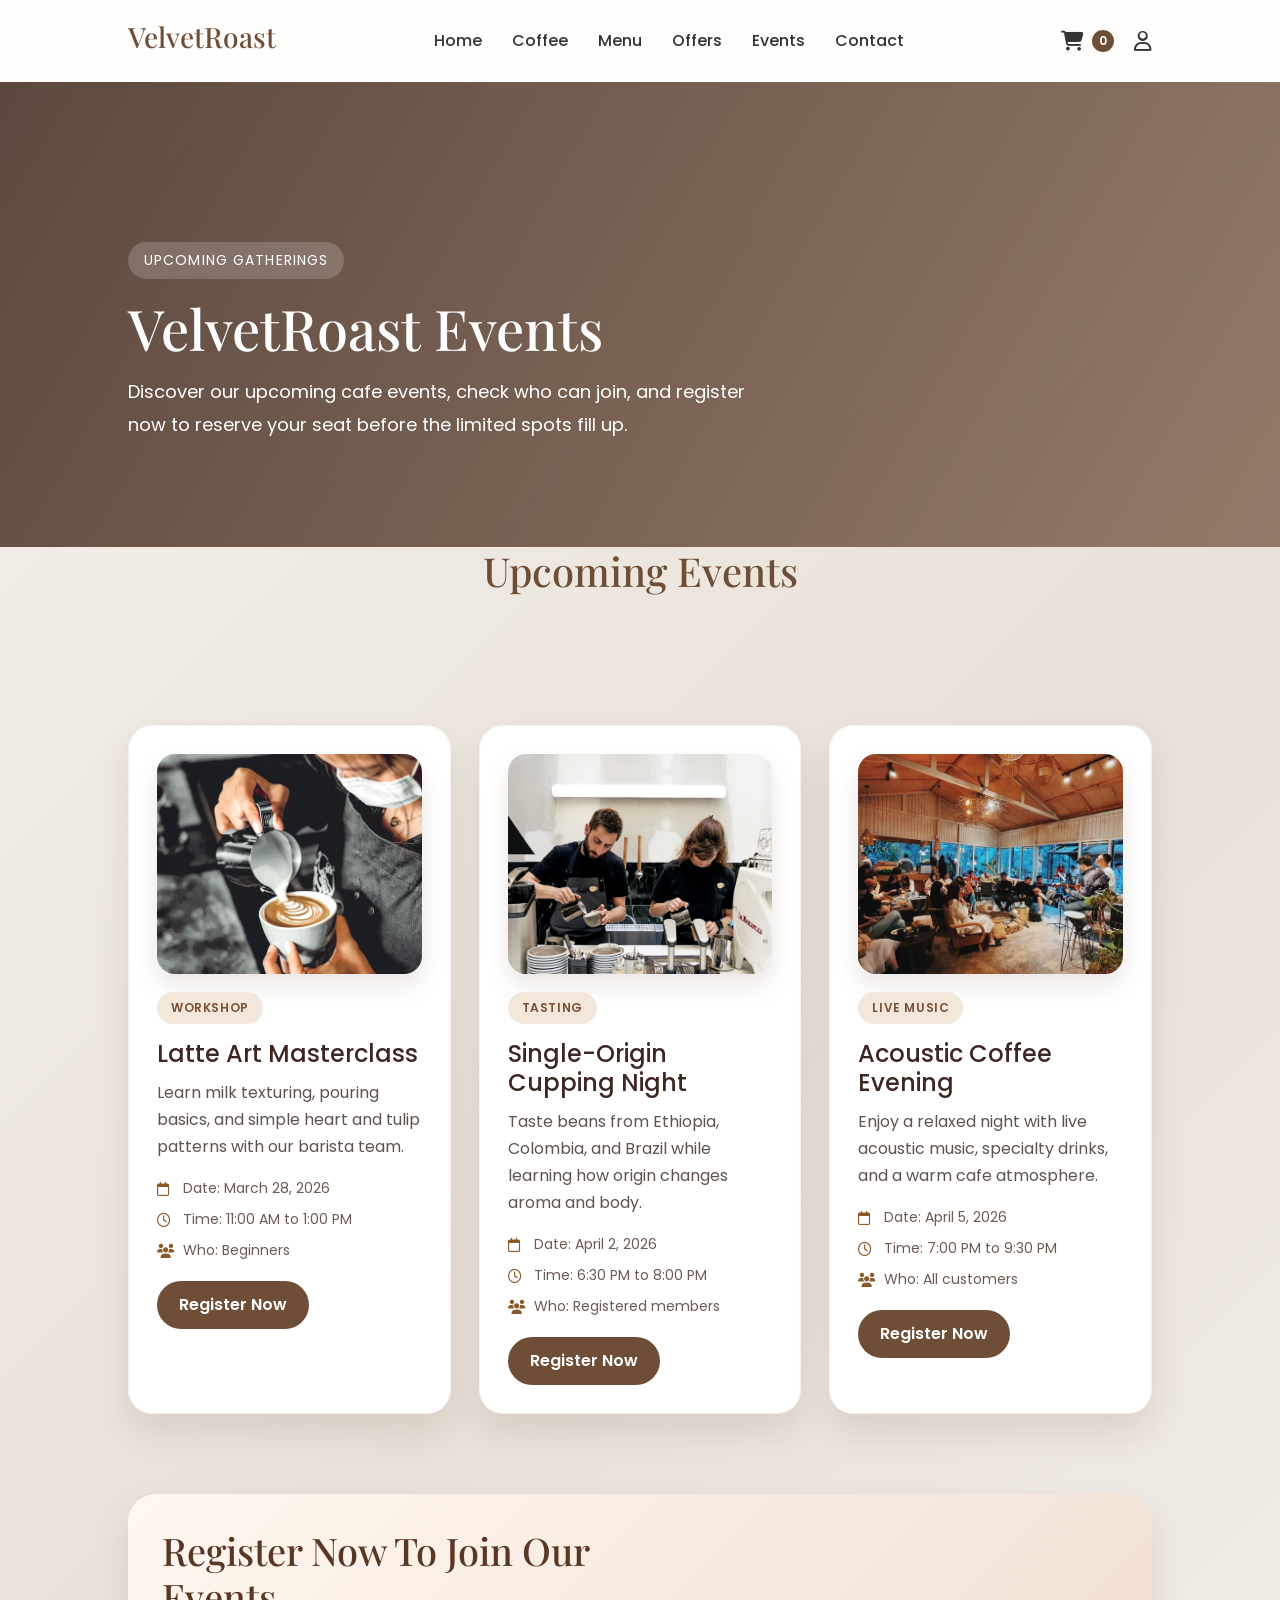
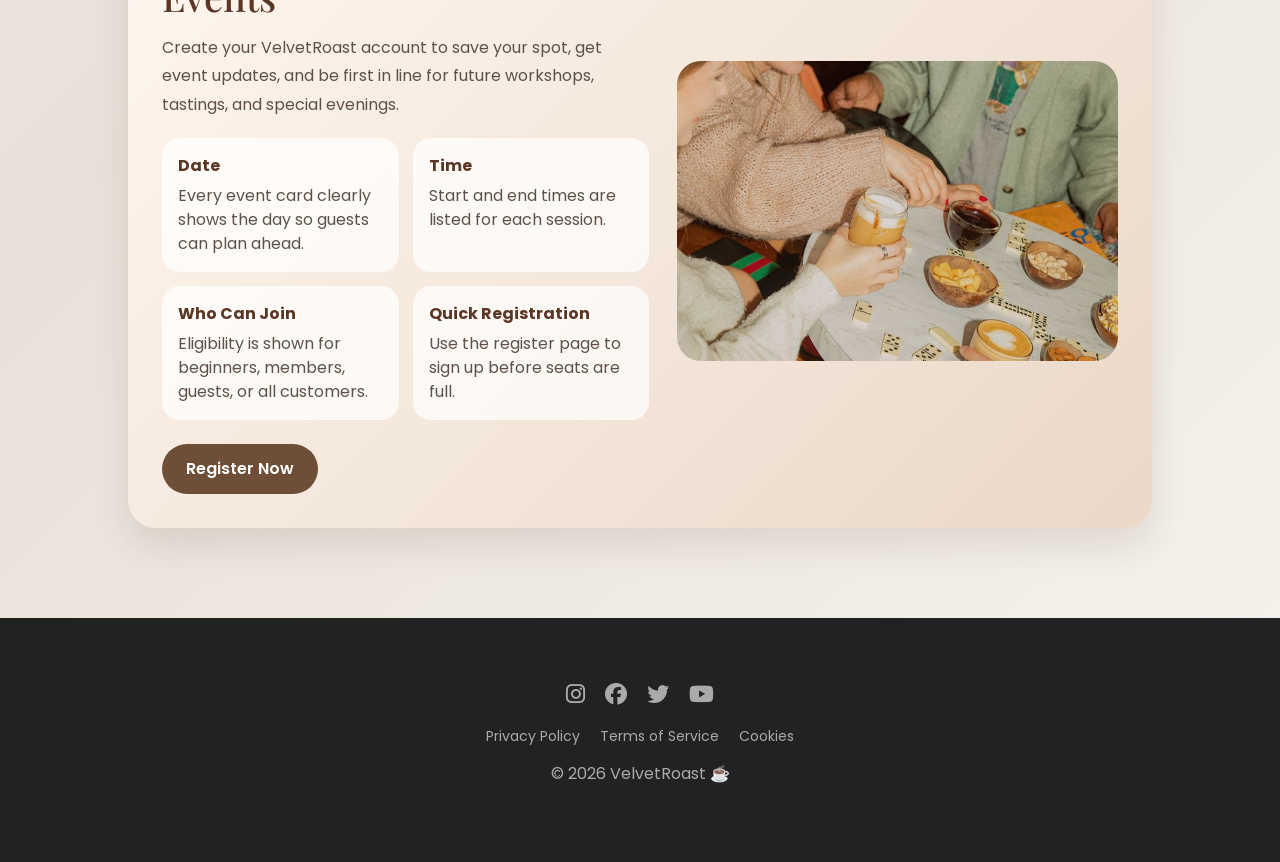
<file: events.html>
<!DOCTYPE html>
<html lang="en">
<head>
  <meta charset="UTF-8">
  <meta name="viewport" content="width=device-width, initial-scale=1.0">
  <title>Events | VelvetRoast</title>
  <link href="https://fonts.googleapis.com/css2?family=Playfair+Display:wght@600;700&family=Poppins:wght@300;400;500;600&display=swap" rel="stylesheet">
  <link rel="stylesheet" href="https://cdnjs.cloudflare.com/ajax/libs/font-awesome/6.5.0/css/all.min.css">
    <link
    href="https://cdn.jsdelivr.net/npm/bootstrap@5.3.3/dist/css/bootstrap.min.css"
    rel="stylesheet"
    integrity="sha384-QWTKZyjpPEjISv5WaRU9OFeRpok6YctnYmDr5pNlyT2bRjXh0JMhjY6hW+ALEwIH"
    crossorigin="anonymous"
  >
<link rel="stylesheet" href="final.css">
</head>
<body>
  <nav>
    <h2>VelvetRoast</h2>
    <button class="nav-toggle" type="button" aria-label="Open navigation menu" aria-expanded="false" aria-controls="primary-navigation">
      <i class="fa-solid fa-bars"></i>
    </button>
    <ul id="primary-navigation">
      <li><a href="index.html">Home</a></li>
      <li class="dropdown">
        <a href="#">Coffee</a>
        <ul class="dropdown-menu">
          <li><a href="brew.html">Brewing Equipments</a></li>
          <li><a href="coffee.html">Coffee Beans</a></li>
          <li><a href="origin.html">Coffee Origin</a></li>
        </ul>
      </li>
      <li><a href="menu.html">Menu</a></li>
      <li><a href="offers.html">Offers</a></li>
      <li><a href="events.html">Events</a></li>
      <li><a href="contact.html">Contact</a></li>
    </ul>
    <div class="nav-icons">
      <a href="cart.html" class="cart-link" aria-label="Cart">
        <i class="fa-solid fa-cart-shopping"></i>
        <span id="cart-count" class="cart-count">0</span>
      </a>
      <a href="register.html" aria-label="Register">
        <i class="fa-solid fa-user"></i>
      </a>
    </div>
  </nav>

  <header class="events-hero">
    <div class="events-hero-content">
      <span class="menu-kicker">Upcoming Gatherings</span>
      <h1>VelvetRoast Events </h1>
      <p>
        Discover our upcoming cafe events, check who can join, and register now
        to reserve your seat before the limited spots fill up.
      </p>
    </div>
  </header>

  <section>
    <h2 class="section-title">Upcoming Events</h2>
    <div class="offer-list">
      <article class="offer-card">
        <img src="class.jpg" alt="Latte art being poured into a cup">
        <span class="offer-badge">Workshop</span>
        <h3>Latte Art Masterclass</h3>
        <p>Learn milk texturing, pouring basics, and simple heart and tulip patterns with our barista team.</p>
        <div class="offer-details">
          <span><i class="fa-regular fa-calendar"></i> Date: March 28, 2026</span>
          <span><i class="fa-regular fa-clock"></i> Time: 11:00 AM to 1:00 PM</span>
          <span><i class="fa-solid fa-users"></i> Who: Beginners</span>
        </div>
        <a href="event-register.html?event=Latte%20Art%20Masterclass">Register Now</a>
      </article>

      <article class="offer-card">
        <img src="tasting.jpg" alt="Single-origin coffee beans and cups for tasting">
        <span class="offer-badge">Tasting</span>
        <h3>Single-Origin Cupping Night</h3>
        <p>Taste beans from Ethiopia, Colombia, and Brazil while learning how origin changes aroma and body.</p>
        <div class="offer-details">
          <span><i class="fa-regular fa-calendar"></i> Date: April 2, 2026</span>
          <span><i class="fa-regular fa-clock"></i> Time: 6:30 PM to 8:00 PM</span>
          <span><i class="fa-solid fa-users"></i> Who: Registered members</span>
        </div>
        <a href="event-register.html?event=Single-Origin%20Cupping%20Night">Register Now</a>
      </article>

      <article class="offer-card">
        <img src="evening.jpg" alt="Cozy coffee shop evening with warm lights">
        <span class="offer-badge">Live Music</span>
        <h3>Acoustic Coffee Evening</h3>
        <p>Enjoy a relaxed night with live acoustic music, specialty drinks, and a warm cafe atmosphere.</p>
        <div class="offer-details">
          <span><i class="fa-regular fa-calendar"></i> Date: April 5, 2026</span>
          <span><i class="fa-regular fa-clock"></i> Time: 7:00 PM to 9:30 PM</span>
          <span><i class="fa-solid fa-users"></i> Who: All customers</span>
        </div>
        <a href="event-register.html?event=Acoustic%20Coffee%20Evening">Register Now</a>
      </article>
    </div>
  </section>

  <section class="event-register">
    <div class="event-register-box">
      <div class="event-register-copy">
        <h2>Register Now To Join Our Events</h2>
        <p>
          Create your VelvetRoast account to save your spot, get event updates,
          and be first in line for future workshops, tastings, and special evenings.
        </p>
        <div class="event-register-points">
          <div>
            <strong>Date</strong>
            Every event card clearly shows the day so guests can plan ahead.
          </div>
          <div>
            <strong>Time</strong>
            Start and end times are listed for each session.
          </div>
          <div>
            <strong>Who Can Join</strong>
            Eligibility is shown for beginners, members, guests, or all customers.
          </div>
          <div>
            <strong>Quick Registration</strong>
            Use the register page to sign up before seats are full.
          </div>
        </div>
        <a href="event-register.html">Register Now</a>
      </div>
      <div class="event-register-visual"></div>
    </div>
  </section>

  <footer>
    <div class="footer-content">
      <div class="social-icons">
        <a href="#"><i class="fab fa-instagram"></i></a>
        <a href="#"><i class="fab fa-facebook"></i></a>
        <a href="#"><i class="fab fa-twitter"></i></a>
        <a href="#"><i class="fab fa-youtube"></i></a>
      </div>

      <div class="footer-links">
        <a href="#">Privacy Policy</a>
        <a href="#">Terms of Service</a>
        <a href="#">Cookies</a>
      </div>

      <p>© 2026 VelvetRoast ☕</p>
    </div>
  </footer>
  <script
    src="https://cdn.jsdelivr.net/npm/bootstrap@5.3.3/dist/js/bootstrap.bundle.min.js"
    integrity="sha384-YvpcrYf0tY3lHB60NNkmXc5s9fDVZLESaAA55NDzOxhy9GkcIdslK1eN7N6jIeHz"
    crossorigin="anonymous"
  ></script>
  <script>
    const siteNav = document.querySelector("nav");
    const navToggle = document.querySelector(".nav-toggle");
    const navLinks = document.getElementById("primary-navigation");
    const currentPage = window.location.pathname.split("/").pop() || "index.html";

    if (!document.querySelector(".mobile-nav-backdrop")) {
      document.body.insertAdjacentHTML("beforeend", '<div class="mobile-nav-backdrop" aria-hidden="true"></div>');
    }

    if (!document.querySelector(".mobile-bottom-nav")) {
      document.body.insertAdjacentHTML(
        "beforeend",
        `
          <div class="mobile-bottom-nav" aria-label="Mobile quick navigation">
            <a href="index.html" class="${currentPage === "index.html" ? "active" : ""}"><i class="fa-solid fa-house"></i><span>Home</span></a>
            <a href="coffee.html" class="${currentPage === "coffee.html" ? "active" : ""}"><i class="fa-solid fa-mug-hot"></i><span>Coffee</span></a>
            <a href="menu.html" class="${currentPage === "menu.html" ? "active" : ""}"><i class="fa-solid fa-book-open"></i><span>Menu</span></a>
            <a href="cart.html" class="${currentPage === "cart.html" ? "active" : ""}"><i class="fa-solid fa-cart-shopping"></i><span>Cart</span></a>
          </div>
        `
      );
    }

    const navBackdrop = document.querySelector(".mobile-nav-backdrop");

    if (siteNav && navToggle && navLinks) {
      function closeMenu() {
        siteNav.classList.remove("menu-open");
        document.body.classList.remove("menu-open");
        navToggle.setAttribute("aria-expanded", "false");
      }

      navToggle.addEventListener("click", function () {
        const isOpen = siteNav.classList.toggle("menu-open");
        document.body.classList.toggle("menu-open", isOpen);
        navToggle.setAttribute("aria-expanded", String(isOpen));
      });

      navLinks.querySelectorAll("a").forEach(function (link) {
        link.addEventListener("click", closeMenu);
      });

      if (navBackdrop) {
        navBackdrop.addEventListener("click", closeMenu);
      }

      document.addEventListener("keydown", function (event) {
        if (event.key === "Escape") {
          closeMenu();
        }
      });

      window.addEventListener("resize", function () {
        if (window.innerWidth > 768) {
          closeMenu();
        }
      });
    }
  </script>
  <script>
    function syncActiveCartSession() {
      const loggedIn = sessionStorage.getItem("loggedIn") === "true";
      const userEmail = (localStorage.getItem("userEmail") || "").trim().toLowerCase();

      if (loggedIn && userEmail) {
        const savedCart = JSON.parse(localStorage.getItem("cartItems:" + userEmail) || "[]");
        localStorage.setItem("cartItems", JSON.stringify(savedCart));
        return savedCart;
      }

      const guestCart = JSON.parse(sessionStorage.getItem("guestCartItems") || "[]");
      localStorage.setItem("cartItems", JSON.stringify(guestCart));
      localStorage.removeItem("appliedVoucher");
      return guestCart;
    }

    const cartItems = syncActiveCartSession();
    const totalItems = cartItems.reduce((total, item) => total + (item.quantity || 1), 0);
    document.getElementById("cart-count").innerText = totalItems;
  </script>
  <script src="profile.js"></script>
</body>
</html>
</file>
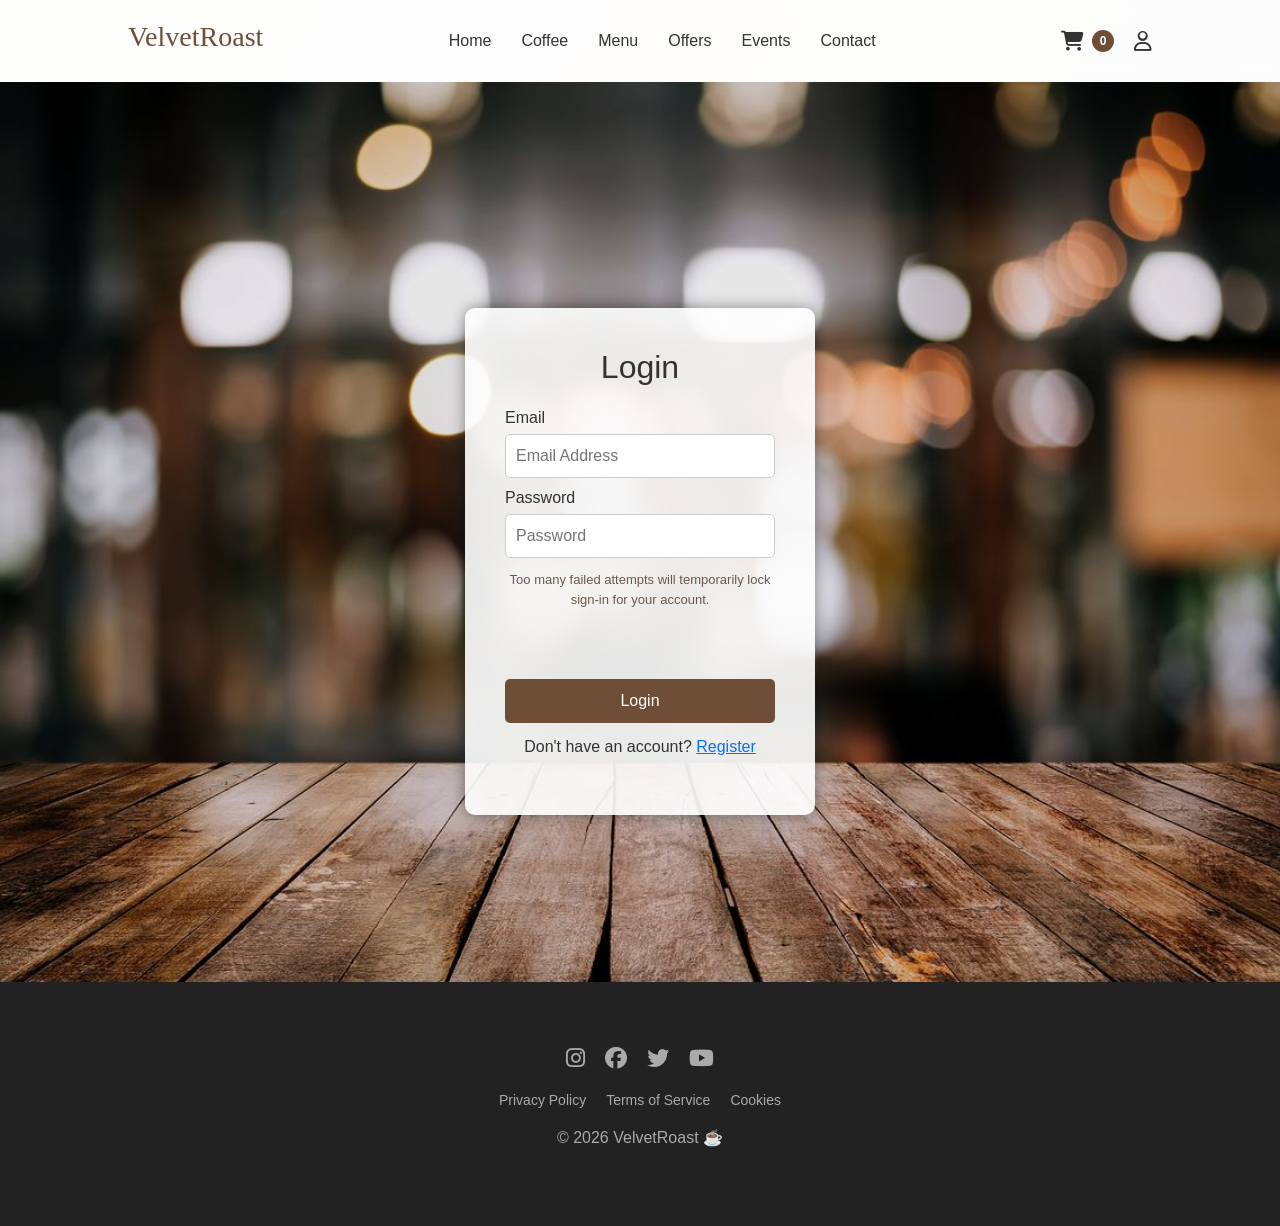
<file: login.html>
<!DOCTYPE html>
<html lang="en">
<head>
<meta charset="UTF-8">
<meta name="viewport" content="width=device-width, initial-scale=1.0">
<title>Login | VelvetRoast</title>

  <link
    href="https://cdn.jsdelivr.net/npm/bootstrap@5.3.3/dist/css/bootstrap.min.css"
    rel="stylesheet"
    integrity="sha384-QWTKZyjpPEjISv5WaRU9OFeRpok6YctnYmDr5pNlyT2bRjXh0JMhjY6hW+ALEwIH"
    crossorigin="anonymous"
  >
<link rel="stylesheet" href="final.css">
<link rel="stylesheet" href="https://cdnjs.cloudflare.com/ajax/libs/font-awesome/6.5.0/css/all.min.css">

</head>

<body>

<nav>

<h2>VelvetRoast</h2>

<button class="nav-toggle" type="button" aria-label="Open navigation menu" aria-expanded="false" aria-controls="primary-navigation">
<i class="fa-solid fa-bars"></i>
</button>

<ul id="primary-navigation">
<li><a href="index.html">Home</a></li>

<li class="dropdown">
<a href="#">Coffee</a>

<ul class="dropdown-menu">
<li><a href="brew.html">Brewing Equipments</a></li>
<li><a href="coffee.html">Coffee Beans</a></li>
<li><a href="origin.html">Coffee Origin</a></li>
</ul>

</li>

<li><a href="menu.html">Menu</a></li>
<li><a href="offers.html">Offers</a></li>
<li><a href="events.html">Events</a></li>
<li><a href="contact.html">Contact</a></li>

</ul>

<div class="nav-icons">
<a href="cart.html" class="cart-link" aria-label="Cart">
<i class="fa-solid fa-cart-shopping"></i>
<span id="cart-count" class="cart-count">0</span>
</a>
<a href="login.html" aria-label="Login">
<i class="fa-solid fa-user"></i>
</a>
</div>

</nav>


<section class="form-section">

<div class="form-box">

<h2>Login</h2>

<form id="login-form" novalidate>

<label for="email">Email</label>
<input type="email" id="email" placeholder="Email Address" autocomplete="username" required>

<label for="password">Password</label>
<input type="password" id="password" placeholder="Password" autocomplete="current-password" required>

<p class="form-help">Too many failed attempts will temporarily lock sign-in for your account.</p>
<p id="error" class="form-message error" aria-live="polite"></p>

<button type="submit">Login</button>

<p>
Don't have an account?
<a href="register.html">Register</a>
</p>

</form>

</div>

</section>


<footer>

<div class="footer-content">

<div class="social-icons">
<a href="#"><i class="fab fa-instagram"></i></a>
<a href="#"><i class="fab fa-facebook"></i></a>
<a href="#"><i class="fab fa-twitter"></i></a>
<a href="#"><i class="fab fa-youtube"></i></a>
</div>

<div class="footer-links">
<a href="#">Privacy Policy</a>
<a href="#">Terms of Service</a>
<a href="#">Cookies</a>
</div>

<p>© 2026 VelvetRoast ☕</p>

</div>

</footer>


<script
    src="https://cdn.jsdelivr.net/npm/bootstrap@5.3.3/dist/js/bootstrap.bundle.min.js"
    integrity="sha384-YvpcrYf0tY3lHB60NNkmXc5s9fDVZLESaAA55NDzOxhy9GkcIdslK1eN7N6jIeHz"
    crossorigin="anonymous"
  ></script>
  <script>
const siteNav = document.querySelector("nav");
const navToggle = document.querySelector(".nav-toggle");
const navLinks = document.getElementById("primary-navigation");
const currentPage = window.location.pathname.split("/").pop() || "index.html";

if (!document.querySelector(".mobile-nav-backdrop")) {
document.body.insertAdjacentHTML("beforeend", '<div class="mobile-nav-backdrop" aria-hidden="true"></div>');
}

if (!document.querySelector(".mobile-bottom-nav")) {
document.body.insertAdjacentHTML(
  "beforeend",
  `
    <div class="mobile-bottom-nav" aria-label="Mobile quick navigation">
      <a href="index.html" class="${currentPage === "index.html" ? "active" : ""}"><i class="fa-solid fa-house"></i><span>Home</span></a>
      <a href="coffee.html" class="${currentPage === "coffee.html" ? "active" : ""}"><i class="fa-solid fa-mug-hot"></i><span>Coffee</span></a>
      <a href="menu.html" class="${currentPage === "menu.html" ? "active" : ""}"><i class="fa-solid fa-book-open"></i><span>Menu</span></a>
      <a href="cart.html" class="${currentPage === "cart.html" ? "active" : ""}"><i class="fa-solid fa-cart-shopping"></i><span>Cart</span></a>
    </div>
  `
);
}

const navBackdrop = document.querySelector(".mobile-nav-backdrop");

if (siteNav && navToggle && navLinks) {
function closeMenu() {
siteNav.classList.remove("menu-open");
document.body.classList.remove("menu-open");
navToggle.setAttribute("aria-expanded", "false");
}

navToggle.addEventListener("click", function () {
const isOpen = siteNav.classList.toggle("menu-open");
document.body.classList.toggle("menu-open", isOpen);
navToggle.setAttribute("aria-expanded", String(isOpen));
});

navLinks.querySelectorAll("a").forEach(function (link) {
link.addEventListener("click", closeMenu);
});

if (navBackdrop) {
navBackdrop.addEventListener("click", closeMenu);
}

document.addEventListener("keydown", function (event) {
if (event.key === "Escape") {
closeMenu();
}
});

window.addEventListener("resize", function () {
if (window.innerWidth > 768) {
closeMenu();
}
});
}
  </script>
  <script>

function getUserCartStorageKey(email){
return "cartItems:" + normalizeEmail(email);
}

function getUserVoucherStorageKey(email){
return "appliedVoucher:" + normalizeEmail(email);
}

function initializeGuestCart(){
const guestCart = JSON.parse(sessionStorage.getItem("guestCartItems") || "[]");
localStorage.setItem("cartItems", JSON.stringify(guestCart));
localStorage.removeItem("appliedVoucher");
return guestCart;
}

function syncActiveCartSession(){
const loggedIn = sessionStorage.getItem("loggedIn") === "true";
const userEmail = normalizeEmail(localStorage.getItem("userEmail") || "");

if(loggedIn && userEmail){
const savedCart = JSON.parse(localStorage.getItem(getUserCartStorageKey(userEmail)) || "[]");
const savedVoucher = JSON.parse(localStorage.getItem(getUserVoucherStorageKey(userEmail)) || "null");
localStorage.setItem("cartItems", JSON.stringify(savedCart));

if(savedVoucher){
localStorage.setItem("appliedVoucher", JSON.stringify(savedVoucher));
}else{
localStorage.removeItem("appliedVoucher");
}

return savedCart;
}

return initializeGuestCart();
}

const cartItems = syncActiveCartSession();
const totalItems = cartItems.reduce((total, item) => total + (item.quantity || 1), 0);
document.getElementById("cart-count").innerText = totalItems;
const loginForm = document.getElementById("login-form");
const errorMessage = document.getElementById("error");
const LOCKOUT_KEY = "loginSecurityState";
const LOCKOUT_WINDOW_MS = 10 * 60 * 1000;
const LOCKOUT_DURATION_MS = 10 * 60 * 1000;
const MAX_FAILED_ATTEMPTS = 5;

function normalizeEmail(value){
return value.trim().toLowerCase();
}

function isBirthdayOfferEligible(dob){
if(!dob){
return false;
}

const birthDate = new Date(dob + "T00:00:00");
const today = new Date();
return birthDate.getMonth() === today.getMonth();
}

function syncBirthdayOfferEligibility(dob){
if(dob){
localStorage.setItem("userDob", dob);
}

if(isBirthdayOfferEligible(dob)){
localStorage.setItem("birthdayOfferCode", "BIRTHDAY20");
}else{
localStorage.removeItem("birthdayOfferCode");
}
}

function showLoginMessage(message, shouldAlert){
errorMessage.innerText = message;

if(shouldAlert){
alert(message);
}
}

function readSecurityState(){
return JSON.parse(localStorage.getItem(LOCKOUT_KEY)) || { attempts: [], lockedUntil: 0 };
}

function saveSecurityState(state){
localStorage.setItem(LOCKOUT_KEY, JSON.stringify(state));
}

function clearSecurityState(){
localStorage.removeItem(LOCKOUT_KEY);
}

function getRemainingLockoutMinutes(lockedUntil){
return Math.ceil((lockedUntil - Date.now()) / 60000);
}

async function hashValue(value, salt){
const encoded = new TextEncoder().encode(value + salt);
const hashBuffer = await crypto.subtle.digest("SHA-256", encoded);
return Array.from(new Uint8Array(hashBuffer))
  .map(byte => byte.toString(16).padStart(2, "0"))
  .join("");
}

function createSalt(){
const values = crypto.getRandomValues(new Uint8Array(16));
return Array.from(values)
  .map(byte => byte.toString(16).padStart(2, "0"))
  .join("");
}

function getStoredUsers(){
return JSON.parse(localStorage.getItem("velvetUsers") || "[]");
}

function saveCurrentUser(user){
localStorage.setItem("loggedIn", "true");
localStorage.setItem("userId", String(user.id));
localStorage.setItem("userName", user.username || user.name);
localStorage.setItem("userFullName", user.name || "");
localStorage.setItem("userEmail", user.email);
localStorage.setItem("userPhone", user.phone || "");
localStorage.setItem("userDob", user.dob || "");
localStorage.setItem("currentUser", JSON.stringify({
  id: user.id,
  name: user.name,
  username: user.username || user.name,
  email: user.email,
  phone: user.phone || "",
  dob: user.dob || "",
  registeredAt: user.registeredAt || "",
  lastLoginAt: new Date().toISOString()
}));
}

async function migrateLegacyPassword(plainPassword){
const salt = createSalt();
const passwordHash = await hashValue(plainPassword, salt);
localStorage.setItem("userPasswordSalt", salt);
localStorage.setItem("userPasswordHash", passwordHash);
localStorage.removeItem("userPassword");
}

async function isPasswordValid(enteredPassword){
const savedHash = localStorage.getItem("userPasswordHash");
const savedSalt = localStorage.getItem("userPasswordSalt");
const legacyPassword = localStorage.getItem("userPassword");

if(savedHash && savedSalt){
const enteredHash = await hashValue(enteredPassword, savedSalt);
return enteredHash === savedHash;
}

if(legacyPassword && enteredPassword === legacyPassword){
await migrateLegacyPassword(legacyPassword);
return true;
}

return false;
}

function recordFailedAttempt(){
const state = readSecurityState();
const now = Date.now();
const attempts = state.attempts.filter(attempt => now - attempt < LOCKOUT_WINDOW_MS);
attempts.push(now);
state.attempts = attempts;

if(attempts.length >= MAX_FAILED_ATTEMPTS){
state.lockedUntil = now + LOCKOUT_DURATION_MS;
}

saveSecurityState(state);
return state;
}

async function checkLogin(){
const enteredEmail = normalizeEmail(document.getElementById("email").value);
const enteredPassword = document.getElementById("password").value;
const securityState = readSecurityState();

errorMessage.innerText = "";

if(securityState.lockedUntil && securityState.lockedUntil > Date.now()){
showLoginMessage("Too many failed attempts. Try again in " + getRemainingLockoutMinutes(securityState.lockedUntil) + " minute(s).", true);
return;
}

if(!enteredEmail || !enteredPassword){
showLoginMessage("Enter both your email and password.", true);
return;
}

try {
  const users = getStoredUsers();
  const user = users.find(function(candidate){
    return normalizeEmail(candidate.email) === enteredEmail;
  });

  if (!user) {
    const updatedState = recordFailedAttempt();
    if(updatedState.lockedUntil && updatedState.lockedUntil > Date.now()){
      showLoginMessage("Too many failed attempts. Try again in " + getRemainingLockoutMinutes(updatedState.lockedUntil) + " minute(s).", true);
    } else {
      showLoginMessage("No account found. Please register first.", true);
    }
    return;
  }

  const enteredHash = await hashValue(enteredPassword, user.passwordSalt);

  if (enteredHash === user.passwordHash) {
    clearSecurityState();
    sessionStorage.setItem("loggedIn","true");
    saveCurrentUser(user);
    syncBirthdayOfferEligibility(user.dob);
    localStorage.setItem("cartItems", localStorage.getItem(getUserCartStorageKey(user.email)) || "[]");
    const savedVoucher = JSON.parse(localStorage.getItem(getUserVoucherStorageKey(user.email)) || "null");
    if(savedVoucher){
      localStorage.setItem("appliedVoucher", JSON.stringify(savedVoucher));
    }else{
      localStorage.removeItem("appliedVoucher");
    }
    alert("Welcome, " + (user.username || user.name) + "! Login successful.");
    window.location.href = "index.html";
  } else {
    const updatedState = recordFailedAttempt();
    if(updatedState.lockedUntil && updatedState.lockedUntil > Date.now()){
      showLoginMessage("Too many failed attempts. Try again in " + getRemainingLockoutMinutes(updatedState.lockedUntil) + " minute(s).", true);
    } else {
      showLoginMessage("Incorrect email or password.", true);
    }
  }
} catch (err) {
  showLoginMessage("Login failed. Please try again.", true);
}
}

loginForm.addEventListener("submit", async function(event){
event.preventDefault();
await checkLogin();
});

</script>
<script src="profile.js"></script>

</body>
</html>
</file>
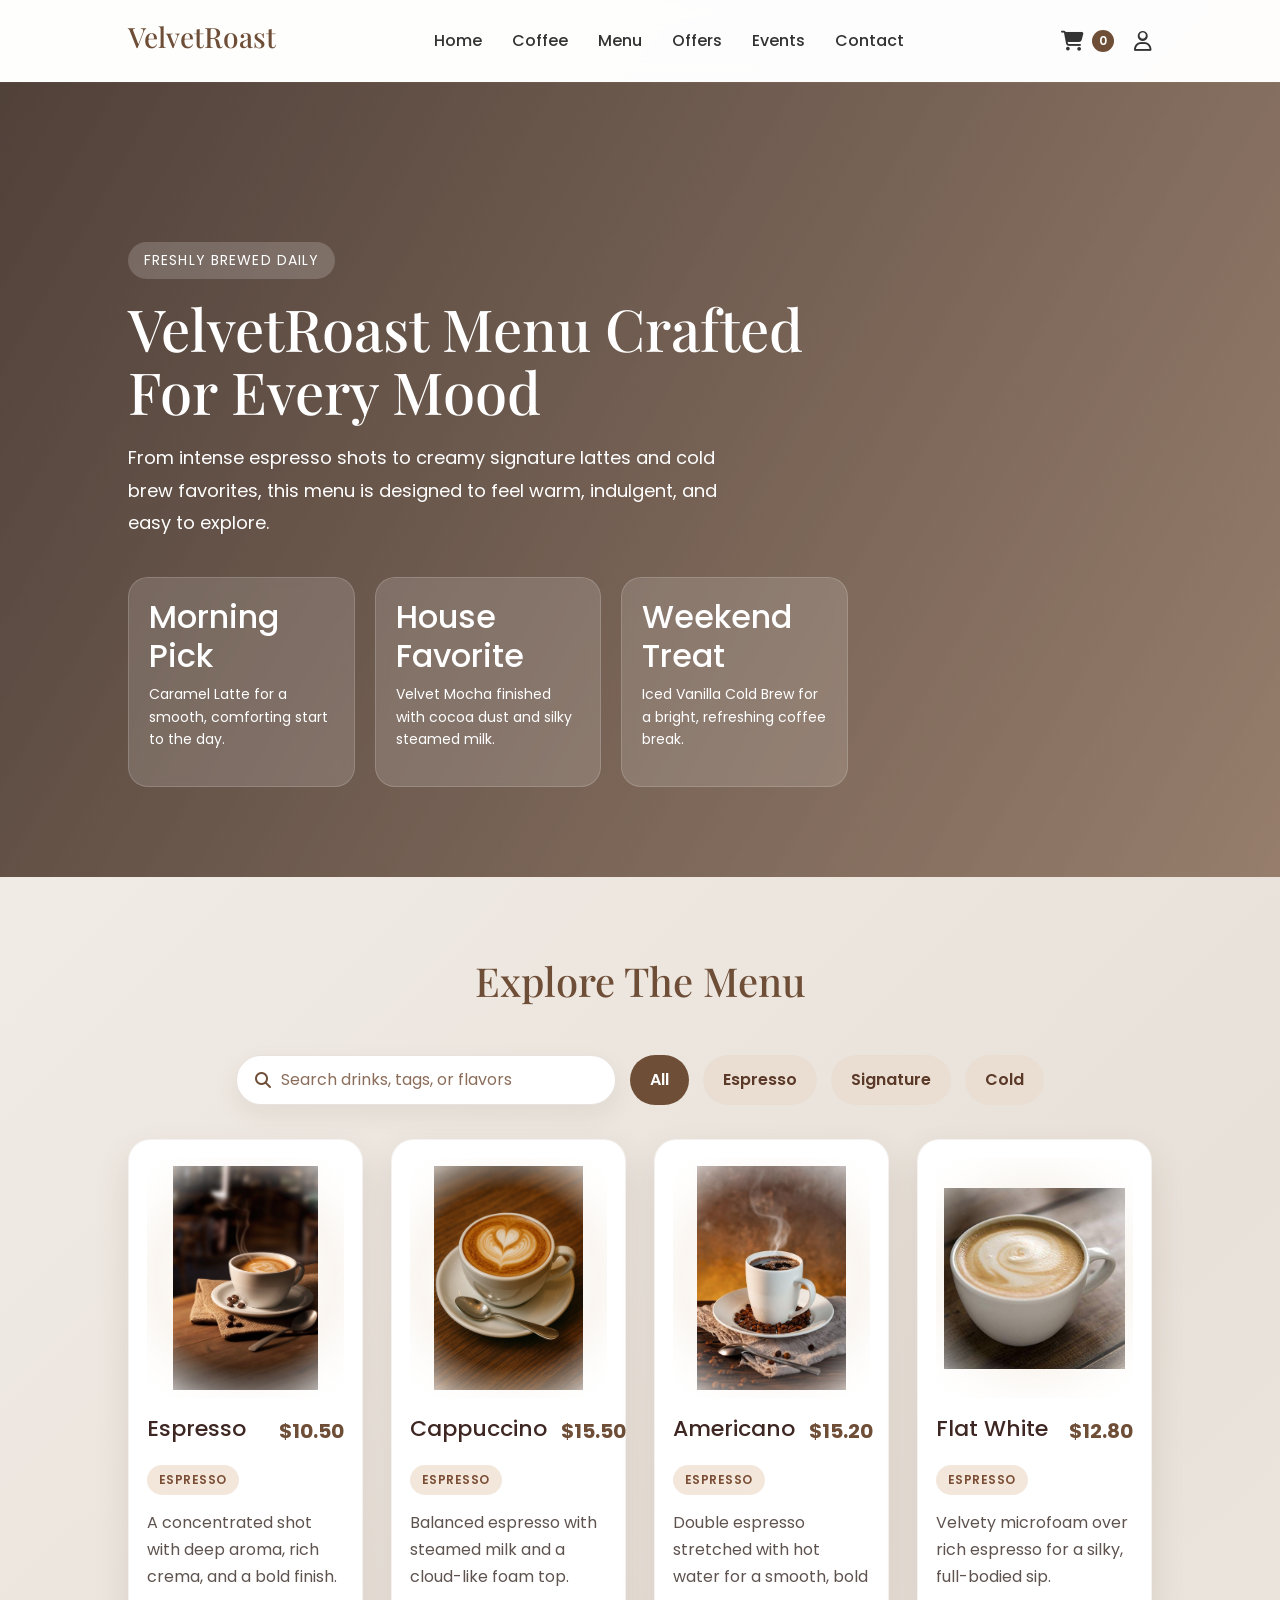
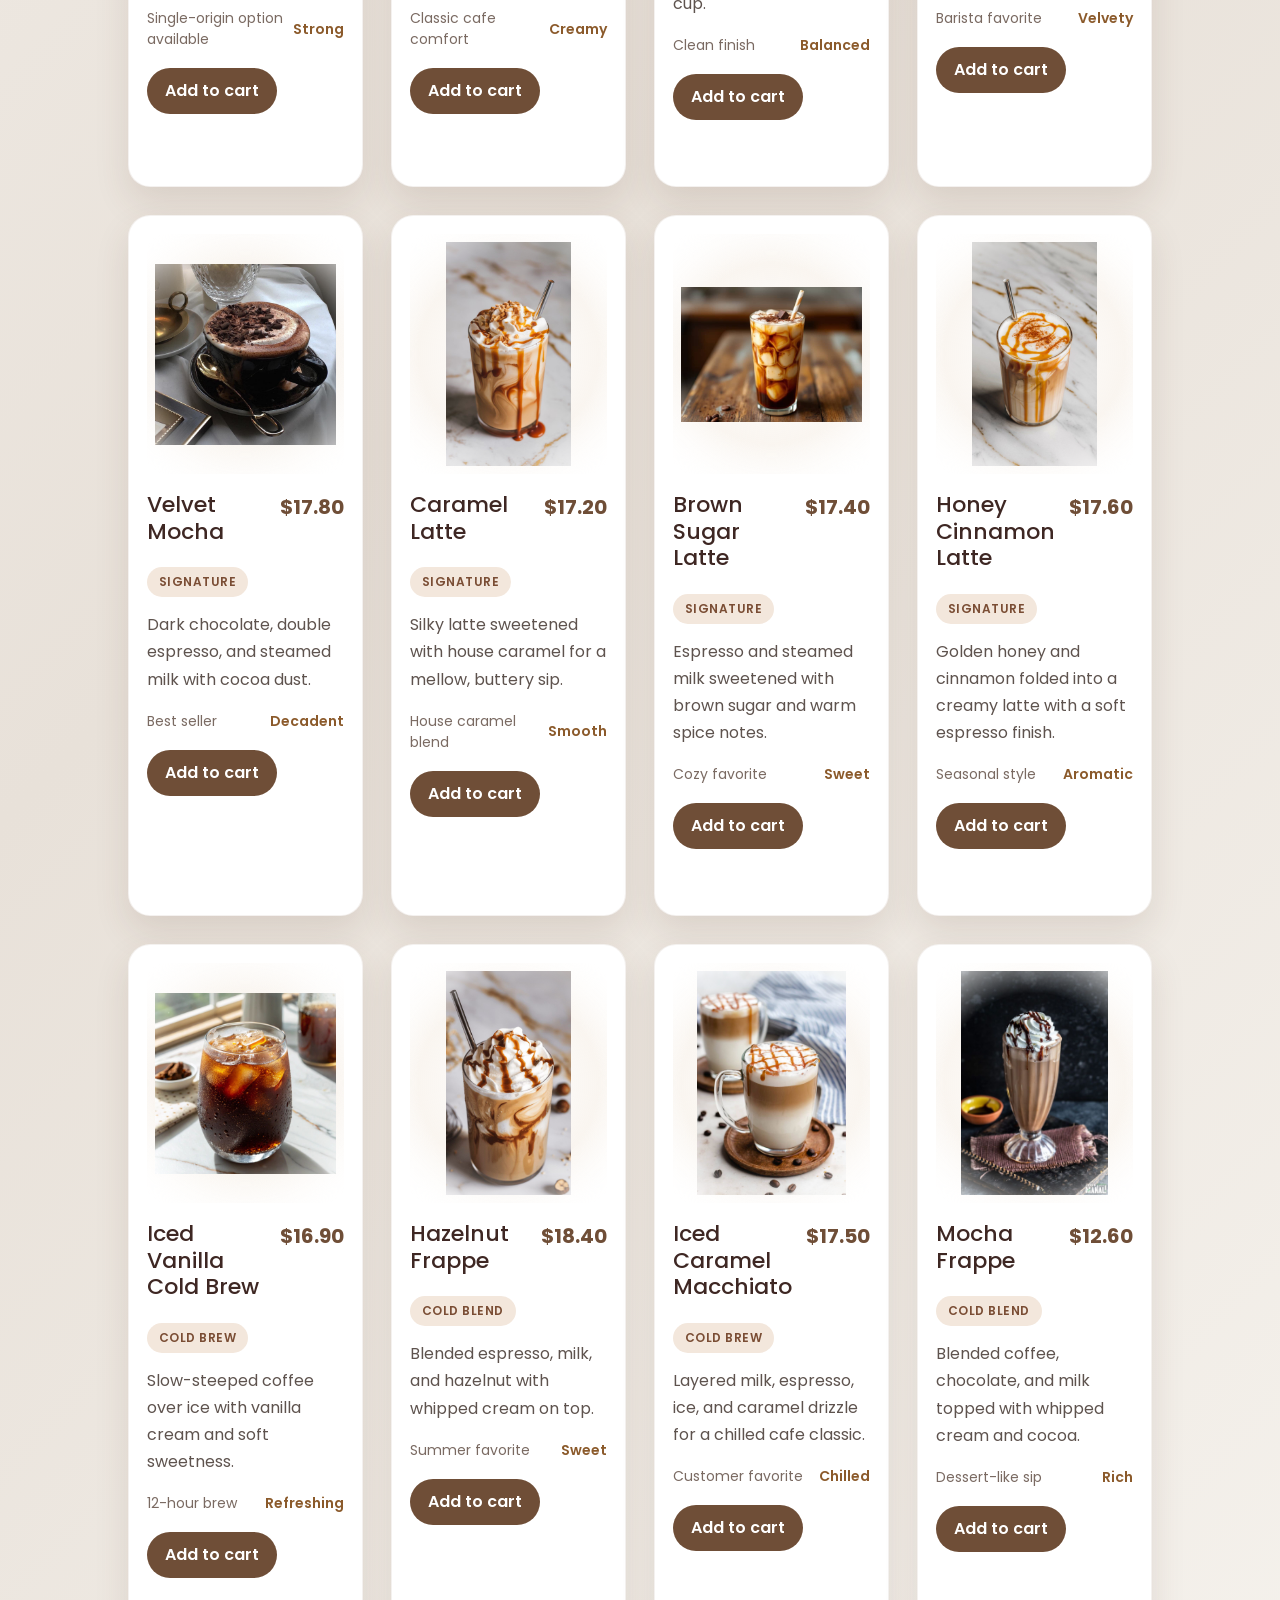
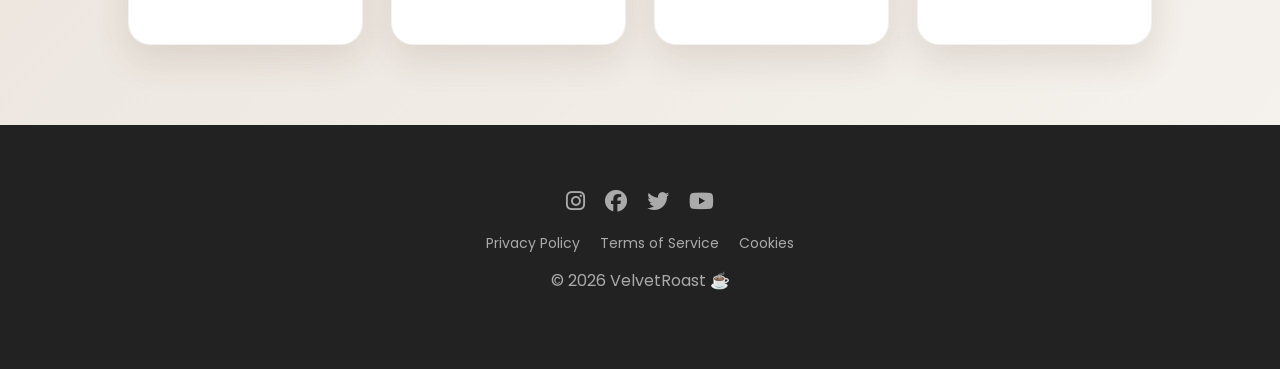
<file: menu.html>
<!DOCTYPE html>
<html lang="en">
<head>
  <meta charset="UTF-8">
  <meta name="viewport" content="width=device-width, initial-scale=1.0">
  <title>Menu | VelvetRoast</title>
  <link
    href="https://cdn.jsdelivr.net/npm/bootstrap@5.3.3/dist/css/bootstrap.min.css"
    rel="stylesheet"
    integrity="sha384-QWTKZyjpPEjISv5WaRU9OFeRpok6YctnYmDr5pNlyT2bRjXh0JMhjY6hW+ALEwIH"
    crossorigin="anonymous"
  >
  <link href="https://fonts.googleapis.com/css2?family=Playfair+Display:wght@600;700&family=Poppins:wght@300;400;500;600&display=swap" rel="stylesheet">
  <link rel="stylesheet" href="https://cdnjs.cloudflare.com/ajax/libs/font-awesome/6.5.0/css/all.min.css">
  <link rel="stylesheet" href="final.css">
</head>
<body>
  <nav>
    <h2>VelvetRoast</h2>
    <button class="nav-toggle" type="button" aria-label="Open navigation menu" aria-expanded="false" aria-controls="primary-navigation">
      <i class="fa-solid fa-bars"></i>
    </button>
    <ul id="primary-navigation">
      <li><a href="index.html">Home</a></li>
      <li class="dropdown">
        <a href="#">Coffee</a>
        <ul class="dropdown-menu">
          <li><a href="brew.html">Brewing Equipments</a></li>
          <li><a href="coffee.html">Coffee Beans</a></li>
          <li><a href="origin.html">Coffee Origin</a></li>
        </ul>
      </li>
      <li><a href="menu.html">Menu</a></li>
      <li><a href="offers.html">Offers</a></li>
      <li><a href="events.html">Events</a></li>
      <li><a href="contact.html">Contact</a></li>
    </ul>
    <div class="nav-icons">
      <a href="cart.html" class="cart-link" aria-label="Cart">
        <i class="fa-solid fa-cart-shopping"></i>
        <span id="cart-count" class="cart-count">0</span>
      </a>
      <a href="register.html" aria-label="Register">
        <i class="fa-solid fa-user"></i>
      </a>
    </div>
  </nav>

  <header class="menu-hero">
    <div class="menu-hero-content">
      <span class="menu-kicker">Freshly Brewed Daily</span>
      <h1>VelvetRoast Menu Crafted For Every Mood</h1>
      <p>
        From intense espresso shots to creamy signature lattes and cold brew favorites,
        this menu is designed to feel warm, indulgent, and easy to explore.
      </p>

      <div class="menu-highlight">
        <div class="menu-highlight-card">
          <h2>Morning Pick</h2>
          <p>Caramel Latte for a smooth, comforting start to the day.</p>
        </div>
        <div class="menu-highlight-card">
          <h2>House Favorite</h2>
          <p>Velvet Mocha finished with cocoa dust and silky steamed milk.</p>
        </div>
        <div class="menu-highlight-card">
          <h2>Weekend Treat</h2>
          <p>Iced Vanilla Cold Brew for a bright, refreshing coffee break.</p>
        </div>
      </div>
    </div>
  </header>

  <section class="menu-section">
    <h2 class="section-title">Explore The Menu</h2>

    <div class="menu-controls">
      <label class="menu-search" for="menu-search-input">
        <i class="fa-solid fa-magnifying-glass"></i>
        <input
          type="search"
          id="menu-search-input"
          placeholder="Search drinks, tags, or flavors"
          aria-label="Search menu items"
        >
      </label>
      <button class="menu-filter active" data-filter="all" type="button">All</button>
      <button class="menu-filter" data-filter="espresso" type="button">Espresso</button>
      <button class="menu-filter" data-filter="signature" type="button">Signature</button>
      <button class="menu-filter" data-filter="cold" type="button">Cold</button>
    </div>

    <div class="menu-grid">
      <article class="menu-item" data-category="espresso">
        <img src="esp.jpg" alt="Espresso coffee">
        <div class="menu-item-top">
          <h3>Espresso</h3>
          <span class="menu-price">$10.50</span>
        </div>
        <span class="menu-tag">Espresso</span>
        <p>A concentrated shot with deep aroma, rich crema, and a bold finish.</p>
        <div class="menu-meta">
          <span>Single-origin option available</span>
          <span>Strong</span>
        </div>
      </article>

      <article class="menu-item" data-category="espresso">
        <img src="capu.jpg" alt="Cappuccino coffee">
        <div class="menu-item-top">
          <h3>Cappuccino</h3>
          <span class="menu-price">$15.50</span>
        </div>
        <span class="menu-tag">Espresso</span>
        <p>Balanced espresso with steamed milk and a cloud-like foam top.</p>
        <div class="menu-meta">
          <span>Classic cafe comfort</span>
          <span>Creamy</span>
        </div>
      </article>

      <article class="menu-item" data-category="espresso">
        <img src="americano.jpg" alt="Americano coffee">
        <div class="menu-item-top">
          <h3>Americano</h3>
          <span class="menu-price">$15.20</span>
        </div>
        <span class="menu-tag">Espresso</span>
        <p>Double espresso stretched with hot water for a smooth, bold cup.</p>
        <div class="menu-meta">
          <span>Clean finish</span>
          <span>Balanced</span>
        </div>
      </article>

      <article class="menu-item" data-category="espresso">
        <img src="flat.jpg" alt="Flat white coffee">
        <div class="menu-item-top">
          <h3>Flat White</h3>
          <span class="menu-price">$12.80</span>
        </div>
        <span class="menu-tag">Espresso</span>
        <p>Velvety microfoam over rich espresso for a silky, full-bodied sip.</p>
        <div class="menu-meta">
          <span>Barista favorite</span>
          <span>Velvety</span>
        </div>
      </article>

      <article class="menu-item" data-category="signature">
        <img src="velvet.jpg" alt="Velvet mocha coffee">
        <div class="menu-item-top">
          <h3>Velvet Mocha</h3>
          <span class="menu-price">$17.80</span>
        </div>
        <span class="menu-tag">Signature</span>
        <p>Dark chocolate, double espresso, and steamed milk with cocoa dust.</p>
        <div class="menu-meta">
          <span>Best seller</span>
          <span>Decadent</span>
        </div>
      </article>

      <article class="menu-item" data-category="signature">
        <img src="caramel.jpg" alt="Caramel latte coffee">
        <div class="menu-item-top">
          <h3>Caramel Latte</h3>
          <span class="menu-price">$17.20</span>
        </div>
        <span class="menu-tag">Signature</span>
        <p>Silky latte sweetened with house caramel for a mellow, buttery sip.</p>
        <div class="menu-meta">
          <span>House caramel blend</span>
          <span>Smooth</span>
        </div>
      </article>

      <article class="menu-item" data-category="signature">
        <img src="brown.jpg" alt="Brown sugar latte coffee">
        <div class="menu-item-top">
          <h3>Brown Sugar Latte</h3>
          <span class="menu-price">$17.40</span>
        </div>
        <span class="menu-tag">Signature</span>
        <p>Espresso and steamed milk sweetened with brown sugar and warm spice notes.</p>
        <div class="menu-meta">
          <span>Cozy favorite</span>
          <span>Sweet</span>
        </div>
      </article>

      <article class="menu-item" data-category="signature">
        <img src="honey.jpg" alt="Honey cinnamon latte coffee">
        <div class="menu-item-top">
          <h3>Honey Cinnamon Latte</h3>
          <span class="menu-price">$17.60</span>
        </div>
        <span class="menu-tag">Signature</span>
        <p>Golden honey and cinnamon folded into a creamy latte with a soft espresso finish.</p>
        <div class="menu-meta">
          <span>Seasonal style</span>
          <span>Aromatic</span>
        </div>
      </article>

      <article class="menu-item" data-category="cold">
        <img src="vanilla.jpg" alt="Iced vanilla cold brew">
        <div class="menu-item-top">
          <h3>Iced Vanilla Cold Brew</h3>
          <span class="menu-price">$16.90</span>
        </div>
        <span class="menu-tag">Cold Brew</span>
        <p>Slow-steeped coffee over ice with vanilla cream and soft sweetness.</p>
        <div class="menu-meta">
          <span>12-hour brew</span>
          <span>Refreshing</span>
        </div>
      </article>

      <article class="menu-item" data-category="cold">
        <img src="hazel.jpg" alt="Hazelnut frappe">
        <div class="menu-item-top">
          <h3>Hazelnut Frappe</h3>
          <span class="menu-price">$18.40</span>
        </div>
        <span class="menu-tag">Cold Blend</span>
        <p>Blended espresso, milk, and hazelnut with whipped cream on top.</p>
        <div class="menu-meta">
          <span>Summer favorite</span>
          <span>Sweet</span>
        </div>
      </article>

      <article class="menu-item" data-category="cold">
        <img src="ice.jpg" alt="Iced caramel macchiato">
        <div class="menu-item-top">
          <h3>Iced Caramel Macchiato</h3>
          <span class="menu-price">$17.50</span>
        </div>
        <span class="menu-tag">Cold Brew</span>
        <p>Layered milk, espresso, ice, and caramel drizzle for a chilled cafe classic.</p>
        <div class="menu-meta">
          <span>Customer favorite</span>
          <span>Chilled</span>
        </div>
      </article>

      <article class="menu-item" data-category="cold">
        <img src="mocha.jpg" alt="Mocha frappe coffee">
        <div class="menu-item-top">
          <h3>Mocha Frappe</h3>
          <span class="menu-price">$12.60</span>
        </div>
        <span class="menu-tag">Cold Blend</span>
        <p>Blended coffee, chocolate, and milk topped with whipped cream and cocoa.</p>
        <div class="menu-meta">
          <span>Dessert-like sip</span>
          <span>Rich</span>
        </div>
      </article>
    </div>

    <p class="menu-empty" id="menu-empty-message" hidden>No drinks match your search right now.</p>
  </section>

  <footer>
    <div class="footer-content">
      <div class="social-icons">
        <a href="#"><i class="fab fa-instagram"></i></a>
        <a href="#"><i class="fab fa-facebook"></i></a>
        <a href="#"><i class="fab fa-twitter"></i></a>
        <a href="#"><i class="fab fa-youtube"></i></a>
      </div>

      <div class="footer-links">
        <a href="#">Privacy Policy</a>
        <a href="#">Terms of Service</a>
        <a href="#">Cookies</a>
      </div>

      <p>© 2026 VelvetRoast ☕</p>
    </div>
  </footer>

  <script
    src="https://cdn.jsdelivr.net/npm/bootstrap@5.3.3/dist/js/bootstrap.bundle.min.js"
    integrity="sha384-YvpcrYf0tY3lHB60NNkmXc5s9fDVZLESaAA55NDzOxhy9GkcIdslK1eN7N6jIeHz"
    crossorigin="anonymous"
  ></script>
  <script>
    const siteNav = document.querySelector("nav");
    const navToggle = document.querySelector(".nav-toggle");
    const navLinks = document.getElementById("primary-navigation");
    const currentPage = window.location.pathname.split("/").pop() || "index.html";

    if (!document.querySelector(".mobile-nav-backdrop")) {
      document.body.insertAdjacentHTML("beforeend", '<div class="mobile-nav-backdrop" aria-hidden="true"></div>');
    }

    if (!document.querySelector(".mobile-bottom-nav")) {
      document.body.insertAdjacentHTML(
        "beforeend",
        `
          <div class="mobile-bottom-nav" aria-label="Mobile quick navigation">
            <a href="index.html" class="${currentPage === "index.html" ? "active" : ""}"><i class="fa-solid fa-house"></i><span>Home</span></a>
            <a href="coffee.html" class="${currentPage === "coffee.html" ? "active" : ""}"><i class="fa-solid fa-mug-hot"></i><span>Coffee</span></a>
            <a href="menu.html" class="${currentPage === "menu.html" ? "active" : ""}"><i class="fa-solid fa-book-open"></i><span>Menu</span></a>
            <a href="cart.html" class="${currentPage === "cart.html" ? "active" : ""}"><i class="fa-solid fa-cart-shopping"></i><span>Cart</span></a>
          </div>
        `
      );
    }

    const navBackdrop = document.querySelector(".mobile-nav-backdrop");

    if (siteNav && navToggle && navLinks) {
      function closeMenu() {
        siteNav.classList.remove("menu-open");
        document.body.classList.remove("menu-open");
        navToggle.setAttribute("aria-expanded", "false");
      }

      navToggle.addEventListener("click", function () {
        const isOpen = siteNav.classList.toggle("menu-open");
        document.body.classList.toggle("menu-open", isOpen);
        navToggle.setAttribute("aria-expanded", String(isOpen));
      });

      navLinks.querySelectorAll("a").forEach(function (link) {
        link.addEventListener("click", closeMenu);
      });

      if (navBackdrop) {
        navBackdrop.addEventListener("click", closeMenu);
      }

      document.addEventListener("keydown", function (event) {
        if (event.key === "Escape") {
          closeMenu();
        }
      });

      window.addEventListener("resize", function () {
        if (window.innerWidth > 768) {
          closeMenu();
        }
      });
    }
  </script>
  <script>
    function normalizeEmail(value) {
      return String(value || "").trim().toLowerCase();
    }

    function getUserCartStorageKey(email) {
      return "cartItems:" + normalizeEmail(email);
    }

    function getGuestCartItems() {
      return JSON.parse(sessionStorage.getItem("guestCartItems") || "[]");
    }

    function syncActiveCartSession() {
      const loggedIn = sessionStorage.getItem("loggedIn") === "true";
      const userEmail = normalizeEmail(localStorage.getItem("userEmail"));

      if (loggedIn && userEmail) {
        const savedCart = JSON.parse(localStorage.getItem(getUserCartStorageKey(userEmail)) || "[]");
        localStorage.setItem("cartItems", JSON.stringify(savedCart));
        return savedCart;
      }

      const guestCart = getGuestCartItems();
      localStorage.setItem("cartItems", JSON.stringify(guestCart));
      localStorage.removeItem("appliedVoucher");
      return guestCart;
    }

    function persistCartItems() {
      localStorage.setItem("cartItems", JSON.stringify(cartItems));

      const loggedIn = sessionStorage.getItem("loggedIn") === "true";
      const userEmail = normalizeEmail(localStorage.getItem("userEmail"));
      if (loggedIn && userEmail) {
        localStorage.setItem(getUserCartStorageKey(userEmail), JSON.stringify(cartItems));
      } else {
        sessionStorage.setItem("guestCartItems", JSON.stringify(cartItems));
      }
    }

    const cartItems = syncActiveCartSession();
    document.getElementById("cart-count").innerText = cartItems.reduce((total, item) => total + (item.quantity || 1), 0);

    const filterButtons = document.querySelectorAll(".menu-filter");
    const menuItems = document.querySelectorAll(".menu-item");
    const searchInput = document.getElementById("menu-search-input");
    const emptyMessage = document.getElementById("menu-empty-message");
    let activeCategory = "all";

    function updateCartCount() {
      const totalItems = cartItems.reduce((total, item) => total + (item.quantity || 1), 0);
      document.getElementById("cart-count").innerText = totalItems;
    }

    function attachMenuCartButtons() {
      menuItems.forEach(card => {
        const itemName = card.querySelector("h3").innerText.trim();
        const itemPrice = card.querySelector(".menu-price").innerText.trim();
        const itemImage = card.querySelector("img").getAttribute("src");

        const actionWrap = document.createElement("div");
        actionWrap.className = "menu-actions";

        const button = document.createElement("button");
        button.type = "button";
        button.className = "menu-add-btn";
        button.innerText = "Add to cart";

        const message = document.createElement("p");
        message.className = "menu-add-message";

        button.addEventListener("click", function () {
          cartItems.push({
            name: itemName,
            price: itemPrice,
            img: itemImage,
            quantity: 1
          });
          persistCartItems();
          updateCartCount();
          message.innerText = "The product has been added to the cart successfully.";
          alert("The product has been added to the cart successfully.");
        });

        actionWrap.appendChild(button);
        actionWrap.appendChild(message);
        card.appendChild(actionWrap);
      });
    }

    function applyMenuFilters() {
      const searchValue = searchInput.value.trim().toLowerCase();
      let visibleItems = 0;

      menuItems.forEach(card => {
        const categoryMatches = activeCategory === "all" || card.dataset.category === activeCategory;
        const searchableText = card.innerText.toLowerCase();
        const searchMatches = searchableText.includes(searchValue);
        const matches = categoryMatches && searchMatches;

        card.classList.toggle("is-hidden", !matches);

        if (matches) {
          visibleItems += 1;
        }
      });

      emptyMessage.hidden = visibleItems !== 0;
    }

    filterButtons.forEach(button => {
      button.addEventListener("click", () => {
        activeCategory = button.dataset.filter;

        filterButtons.forEach(item => item.classList.remove("active"));
        button.classList.add("active");

        applyMenuFilters();
      });
    });

    searchInput.addEventListener("input", applyMenuFilters);
    attachMenuCartButtons();
  </script>
  <script src="profile.js"></script>
</body>
</html>
</file>
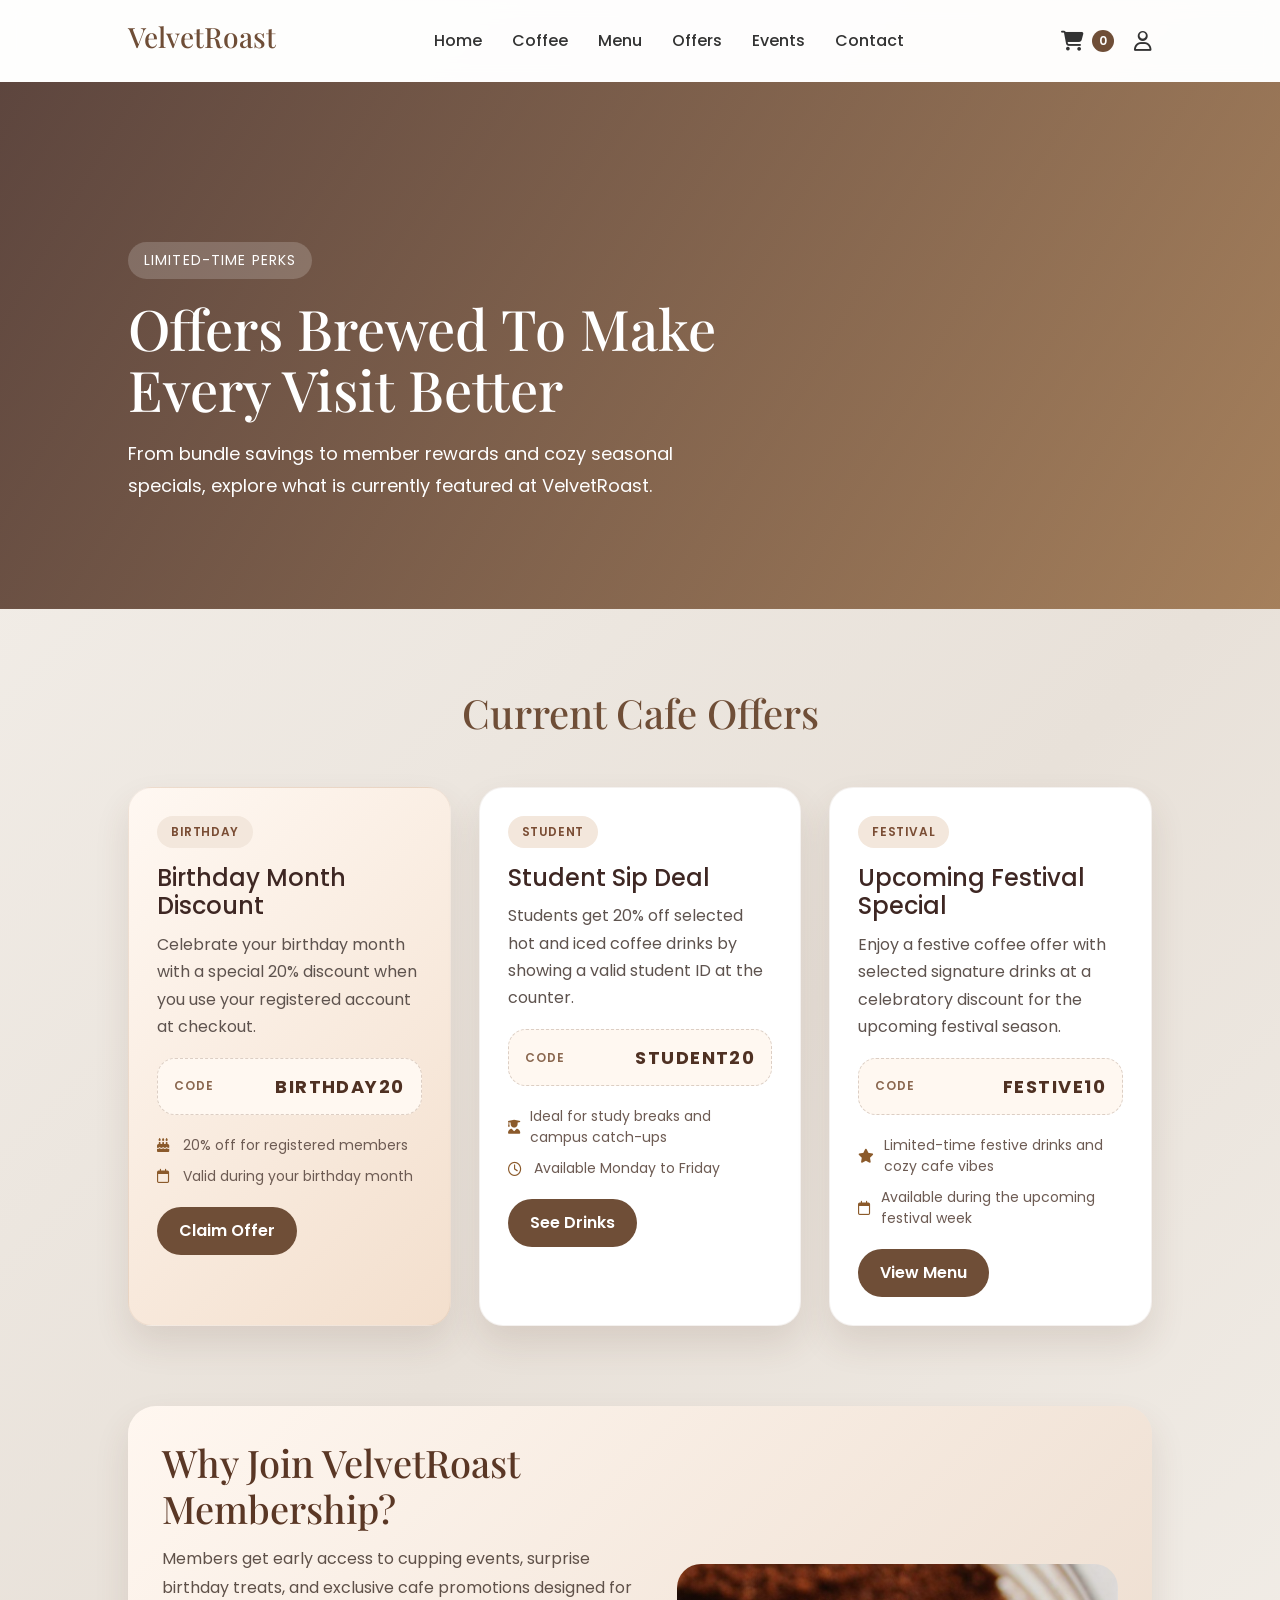
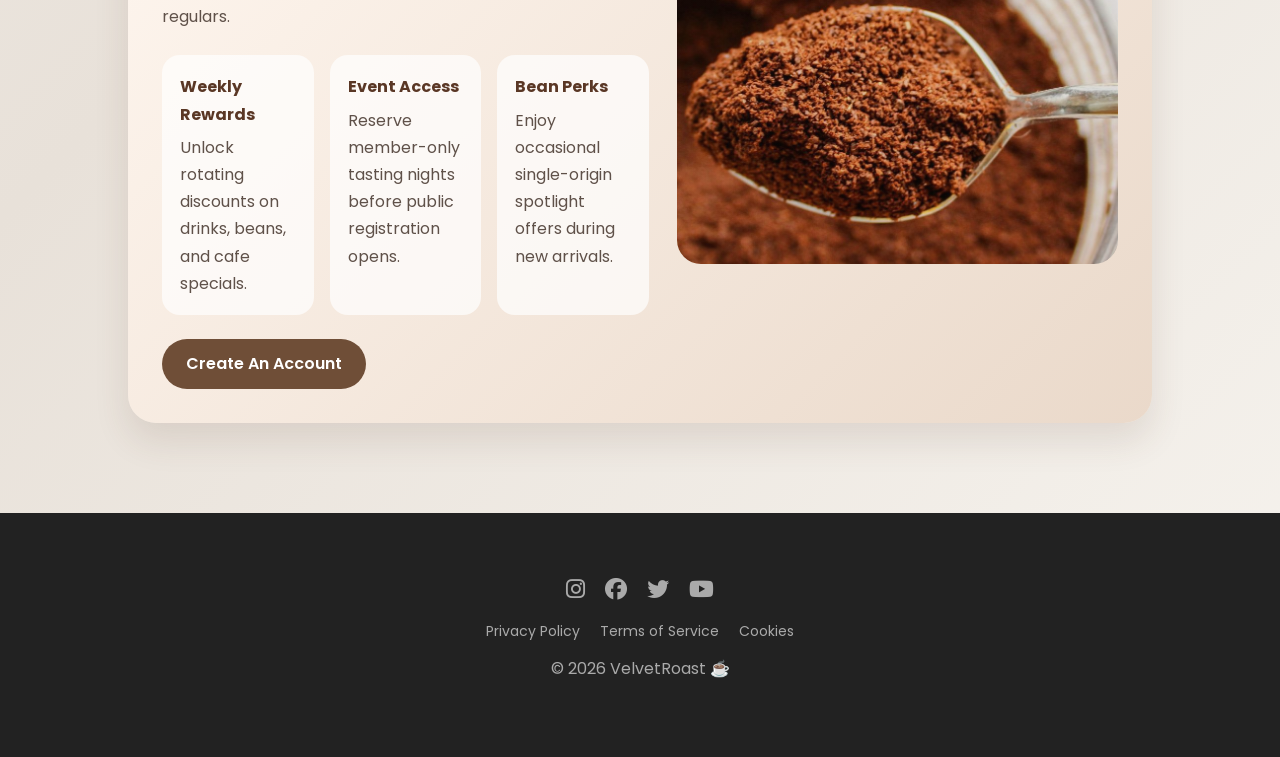
<file: offers.html>
<!DOCTYPE html>
<html lang="en">
<head>
  <meta charset="UTF-8">
  <meta name="viewport" content="width=device-width, initial-scale=1.0">
  <title>Offers | VelvetRoast</title>
  <link href="https://fonts.googleapis.com/css2?family=Playfair+Display:wght@600;700&family=Poppins:wght@300;400;500;600&display=swap" rel="stylesheet">
  <link rel="stylesheet" href="https://cdnjs.cloudflare.com/ajax/libs/font-awesome/6.5.0/css/all.min.css">
    <link
    href="https://cdn.jsdelivr.net/npm/bootstrap@5.3.3/dist/css/bootstrap.min.css"
    rel="stylesheet"
    integrity="sha384-QWTKZyjpPEjISv5WaRU9OFeRpok6YctnYmDr5pNlyT2bRjXh0JMhjY6hW+ALEwIH"
    crossorigin="anonymous"
  >
<link rel="stylesheet" href="final.css">
</head>
<body>
  <nav>
    <h2>VelvetRoast</h2>
    <button class="nav-toggle" type="button" aria-label="Open navigation menu" aria-expanded="false" aria-controls="primary-navigation">
      <i class="fa-solid fa-bars"></i>
    </button>
    <ul id="primary-navigation">
      <li><a href="index.html">Home</a></li>
      <li class="dropdown">
        <a href="#">Coffee</a>
        <ul class="dropdown-menu">
          <li><a href="brew.html">Brewing Equipments</a></li>
          <li><a href="coffee.html">Coffee Beans</a></li>
          <li><a href="origin.html">Coffee Origin</a></li>
        </ul>
      </li>
      <li><a href="menu.html">Menu</a></li>
      <li><a href="offers.html">Offers</a></li>
      <li><a href="events.html">Events</a></li>
      <li><a href="contact.html">Contact</a></li>
    </ul>
    <div class="nav-icons">
      <a href="cart.html" class="cart-link" aria-label="Cart">
        <i class="fa-solid fa-cart-shopping"></i>
        <span id="cart-count" class="cart-count">0</span>
      </a>
      <a href="register.html" aria-label="Register">
        <i class="fa-solid fa-user"></i>
      </a>
    </div>
  </nav>

  <header class="offers-hero">
    <div class="offers-hero-content">
      <span class="menu-kicker">Limited-Time Perks</span>
      <h1>Offers Brewed To Make Every Visit Better</h1>
      <p>
        From bundle savings to member rewards and cozy seasonal specials,
        explore what is currently featured at VelvetRoast.
      </p>
    </div>
  </header>

  <section class="offers-section">
    <h2 class="section-title">Current Cafe Offers</h2>
    <div class="offers-grid">
      <article class="offer-card offer-card-accent">
        <span class="offer-badge">Birthday</span>
        <h3>Birthday Month Discount</h3>
        <p>Celebrate your birthday month with a special 20% discount when you use your registered account at checkout.</p>
        <div class="offer-code-box">
          <span class="offer-code-label">Code</span>
          <strong>BIRTHDAY20</strong>
        </div>
        <div class="offer-details">
          <span><i class="fa-solid fa-cake-candles"></i> 20% off for registered members</span>
          <span><i class="fa-regular fa-calendar"></i> Valid during your birthday month</span>
        </div>
        <a id="birthday-offer-link" href="register.html?offer=birthday">Claim Offer</a>
      </article>

      <article class="offer-card">
        <span class="offer-badge">Student</span>
        <h3>Student Sip Deal</h3>
        <p>Students get 20% off selected hot and iced coffee drinks by showing a valid student ID at the counter.</p>
        <div class="offer-code-box">
          <span class="offer-code-label">Code</span>
          <strong>STUDENT20</strong>
        </div>
        <div class="offer-details">
          <span><i class="fa-solid fa-user-graduate"></i> Ideal for study breaks and campus catch-ups</span>
          <span><i class="fa-regular fa-clock"></i> Available Monday to Friday</span>
        </div>
        <a href="menu.html">See Drinks</a>
      </article>

      <article class="offer-card">
        <span class="offer-badge">Festival</span>
        <h3>Upcoming Festival Special</h3>
        <p>Enjoy a festive coffee offer with selected signature drinks at a celebratory discount for the upcoming festival season.</p>
        <div class="offer-code-box">
          <span class="offer-code-label">Code</span>
          <strong>FESTIVE10</strong>
        </div>
        <div class="offer-details">
          <span><i class="fa-solid fa-star"></i> Limited-time festive drinks and cozy cafe vibes</span>
          <span><i class="fa-regular fa-calendar"></i> Available during the upcoming festival week</span>
        </div>
        <a href="menu.html">View Menu</a>
      </article>
    </div>
  </section>

  <section class="offers-membership">
    <div class="offers-membership-card">
      <div class="offers-membership-copy">
        <h2>Why Join VelvetRoast Membership?</h2>
        <p>
          Members get early access to cupping events, surprise birthday treats, and exclusive cafe promotions designed for regulars.
        </p>
        <div class="offers-membership-points">
          <div>
            <strong>Weekly Rewards</strong>
            Unlock rotating discounts on drinks, beans, and cafe specials.
          </div>
          <div>
            <strong>Event Access</strong>
            Reserve member-only tasting nights before public registration opens.
          </div>
          <div>
            <strong>Bean Perks</strong>
            Enjoy occasional single-origin spotlight offers during new arrivals.
          </div>
        </div>
        <a href="register.html">Create An Account</a>
      </div>
      <div class="offers-membership-visual"></div>
    </div>
  </section>

  <footer>
    <div class="footer-content">
      <div class="social-icons">
        <a href="#"><i class="fab fa-instagram"></i></a>
        <a href="#"><i class="fab fa-facebook"></i></a>
        <a href="#"><i class="fab fa-twitter"></i></a>
        <a href="#"><i class="fab fa-youtube"></i></a>
      </div>
      <div class="footer-links">
        <a href="#">Privacy Policy</a>
        <a href="#">Terms of Service</a>
        <a href="#">Cookies</a>
      </div>
      <p>© 2026 VelvetRoast ☕</p>
    </div>
  </footer>

  <script
    src="https://cdn.jsdelivr.net/npm/bootstrap@5.3.3/dist/js/bootstrap.bundle.min.js"
    integrity="sha384-YvpcrYf0tY3lHB60NNkmXc5s9fDVZLESaAA55NDzOxhy9GkcIdslK1eN7N6jIeHz"
    crossorigin="anonymous"
  ></script>
  <script>
    const siteNav = document.querySelector("nav");
    const navToggle = document.querySelector(".nav-toggle");
    const navLinks = document.getElementById("primary-navigation");
    const currentPage = window.location.pathname.split("/").pop() || "index.html";

    if (!document.querySelector(".mobile-nav-backdrop")) {
      document.body.insertAdjacentHTML("beforeend", '<div class="mobile-nav-backdrop" aria-hidden="true"></div>');
    }

    if (!document.querySelector(".mobile-bottom-nav")) {
      document.body.insertAdjacentHTML(
        "beforeend",
        `
          <div class="mobile-bottom-nav" aria-label="Mobile quick navigation">
            <a href="index.html" class="${currentPage === "index.html" ? "active" : ""}"><i class="fa-solid fa-house"></i><span>Home</span></a>
            <a href="coffee.html" class="${currentPage === "coffee.html" ? "active" : ""}"><i class="fa-solid fa-mug-hot"></i><span>Coffee</span></a>
            <a href="menu.html" class="${currentPage === "menu.html" ? "active" : ""}"><i class="fa-solid fa-book-open"></i><span>Menu</span></a>
            <a href="cart.html" class="${currentPage === "cart.html" ? "active" : ""}"><i class="fa-solid fa-cart-shopping"></i><span>Cart</span></a>
          </div>
        `
      );
    }

    const navBackdrop = document.querySelector(".mobile-nav-backdrop");

    if (siteNav && navToggle && navLinks) {
      function closeMenu() {
        siteNav.classList.remove("menu-open");
        document.body.classList.remove("menu-open");
        navToggle.setAttribute("aria-expanded", "false");
      }

      navToggle.addEventListener("click", function () {
        const isOpen = siteNav.classList.toggle("menu-open");
        document.body.classList.toggle("menu-open", isOpen);
        navToggle.setAttribute("aria-expanded", String(isOpen));
      });

      navLinks.querySelectorAll("a").forEach(function (link) {
        link.addEventListener("click", closeMenu);
      });

      if (navBackdrop) {
        navBackdrop.addEventListener("click", closeMenu);
      }

      document.addEventListener("keydown", function (event) {
        if (event.key === "Escape") {
          closeMenu();
        }
      });

      window.addEventListener("resize", function () {
        if (window.innerWidth > 768) {
          closeMenu();
        }
      });
    }
  </script>
  <script>
    function syncActiveCartSession() {
      const loggedIn = sessionStorage.getItem("loggedIn") === "true";
      const userEmail = (localStorage.getItem("userEmail") || "").trim().toLowerCase();

      if (loggedIn && userEmail) {
        const savedCart = JSON.parse(localStorage.getItem("cartItems:" + userEmail) || "[]");
        localStorage.setItem("cartItems", JSON.stringify(savedCart));
        return savedCart;
      }

      const guestCart = JSON.parse(sessionStorage.getItem("guestCartItems") || "[]");
      localStorage.setItem("cartItems", JSON.stringify(guestCart));
      localStorage.removeItem("appliedVoucher");
      return guestCart;
    }

    const cartItems = syncActiveCartSession();
    const totalItems = cartItems.reduce((total, item) => total + (item.quantity || 1), 0);
    document.getElementById("cart-count").innerText = totalItems;
    const birthdayOfferLink = document.getElementById("birthday-offer-link");

    if (birthdayOfferLink) {
      const hasAccountContext = sessionStorage.getItem("loggedIn") === "true" || !!localStorage.getItem("userEmail");
      birthdayOfferLink.href = hasAccountContext ? "cart.html" : "register.html?offer=birthday";
    }
  </script>
  <script src="profile.js"></script>
</body>
</html>
</file>
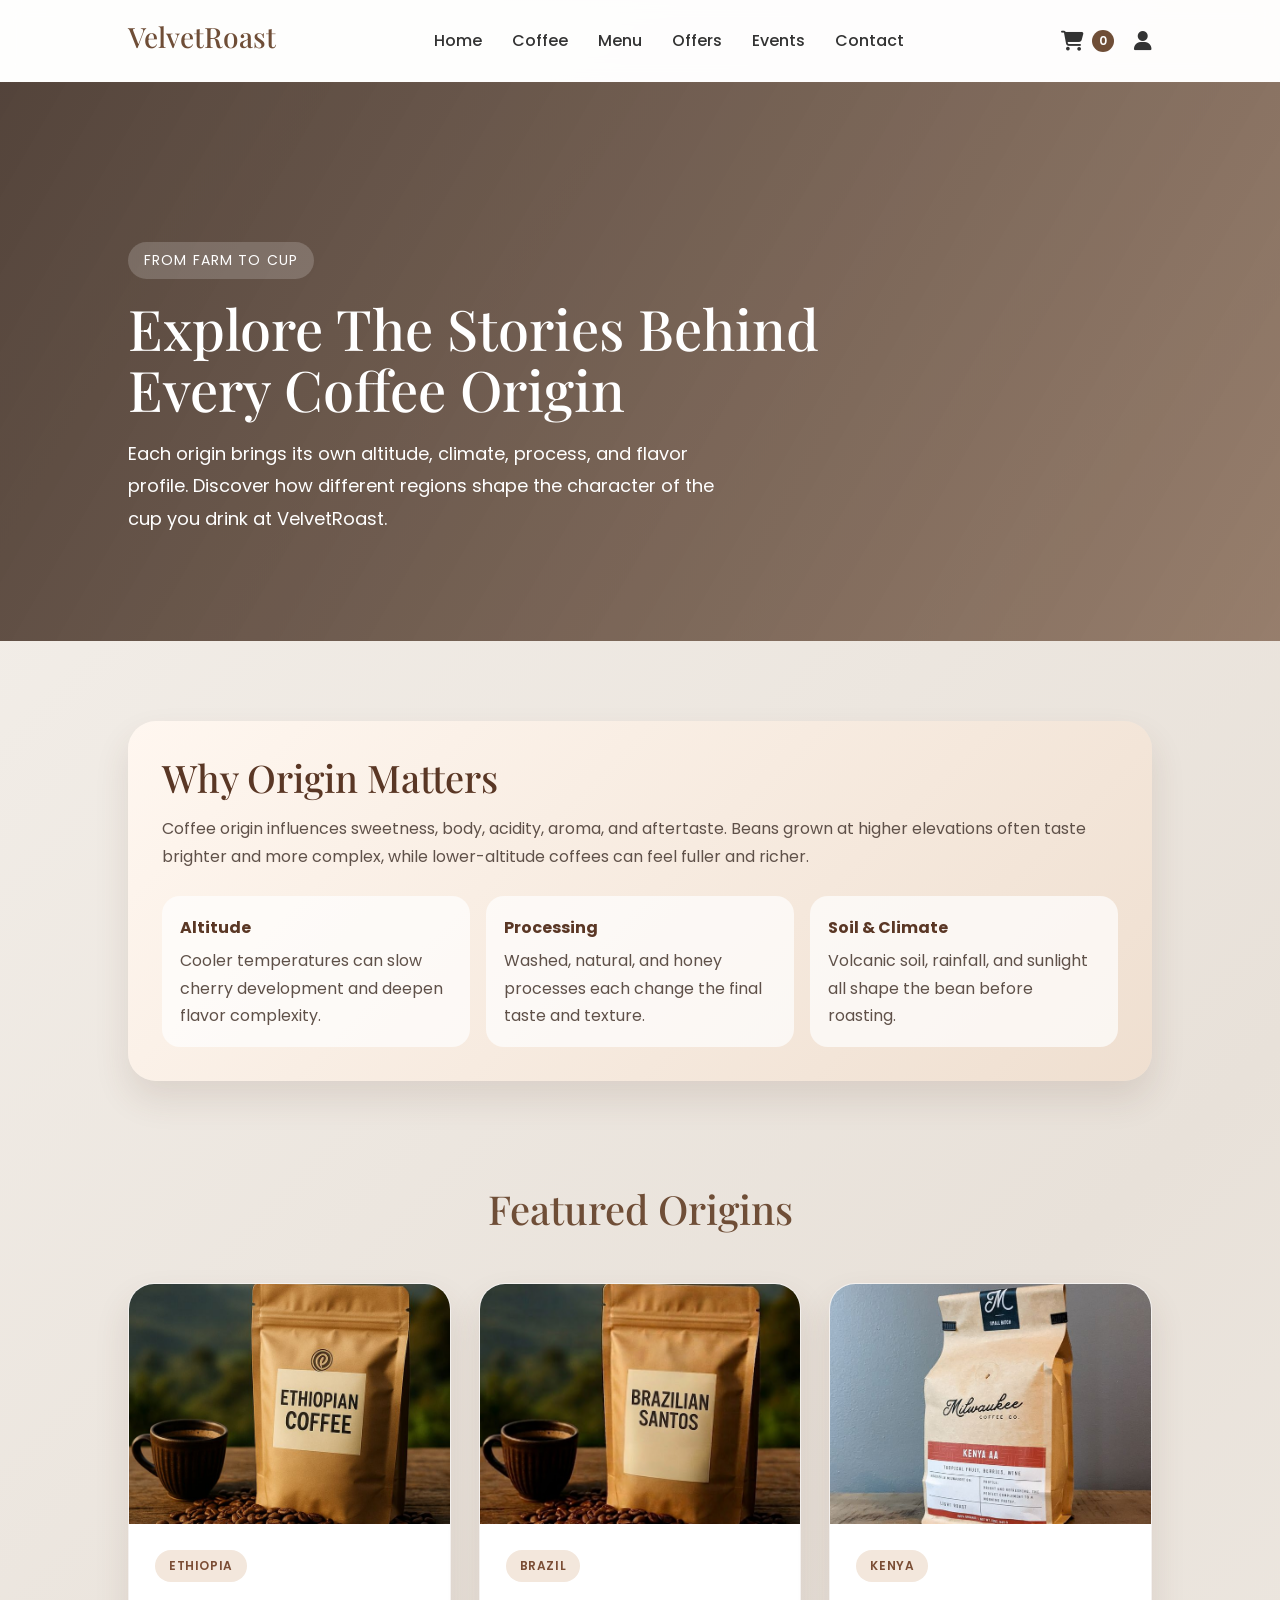
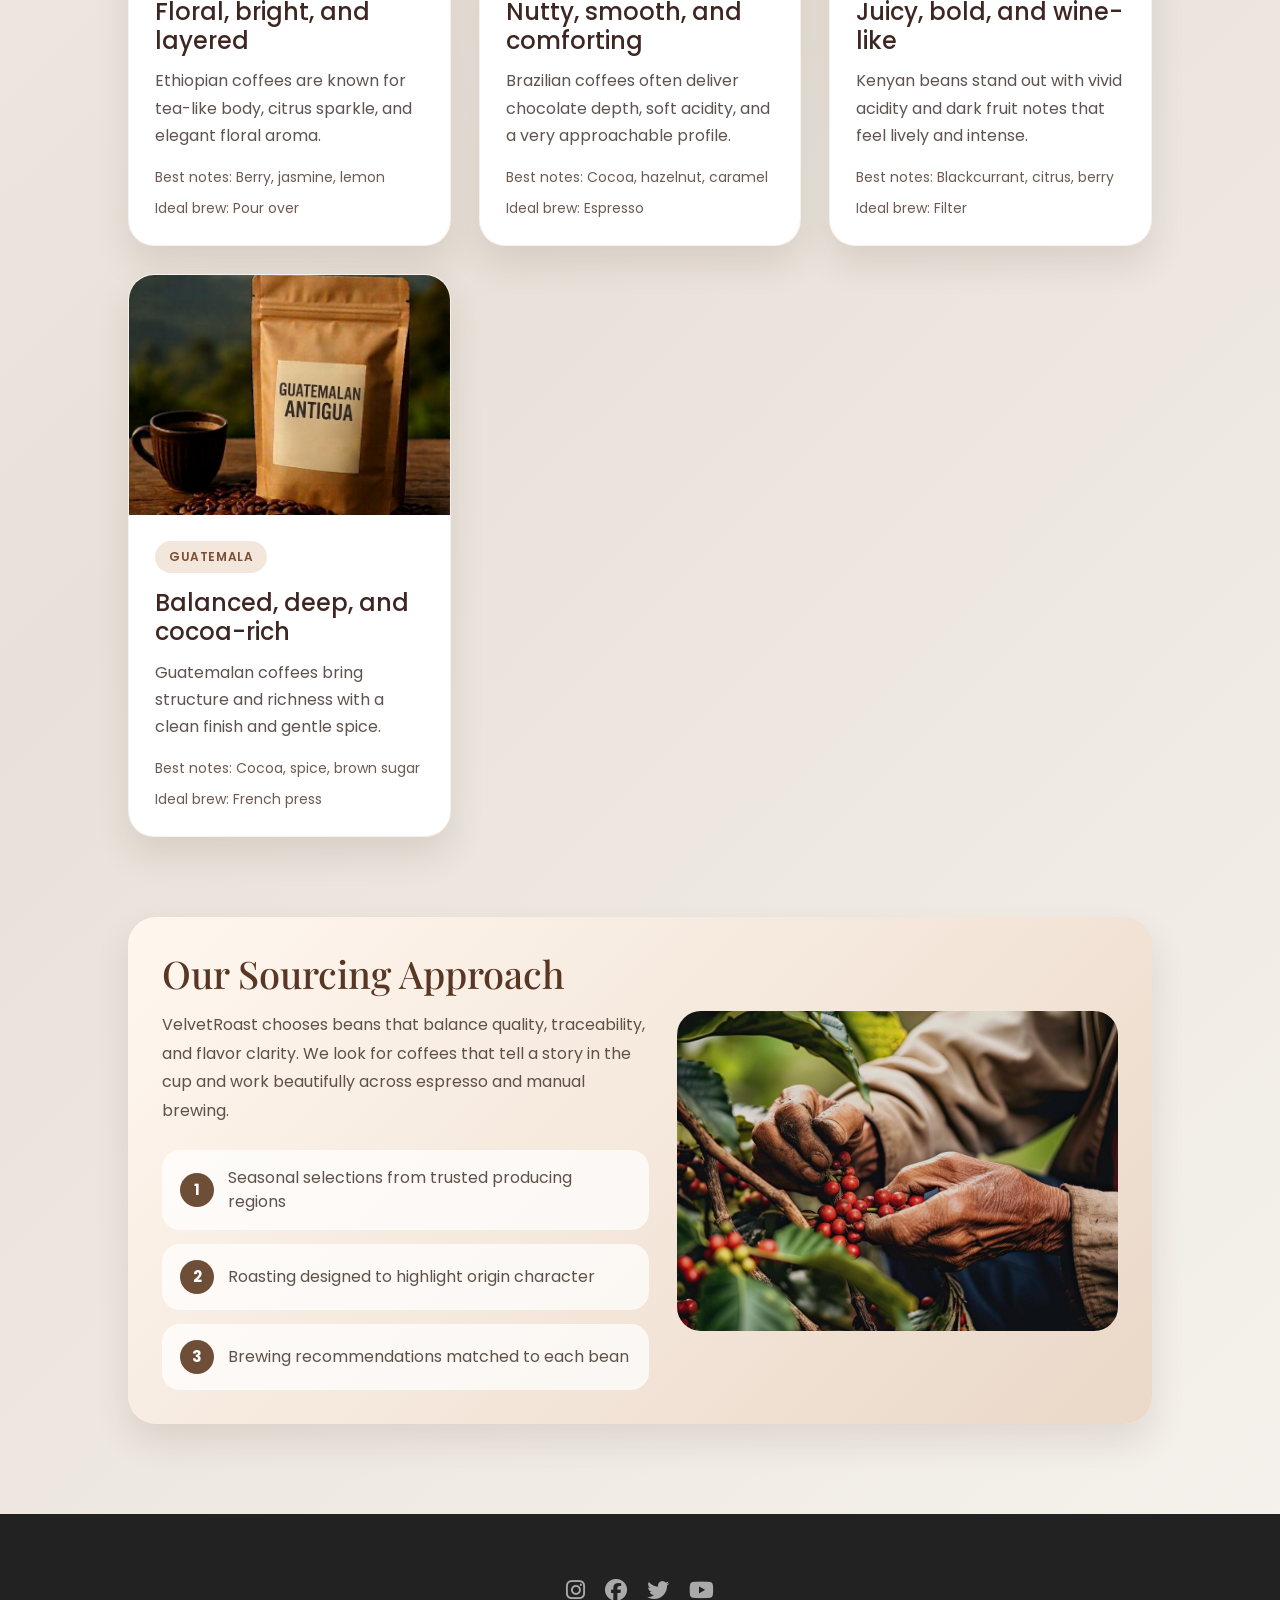
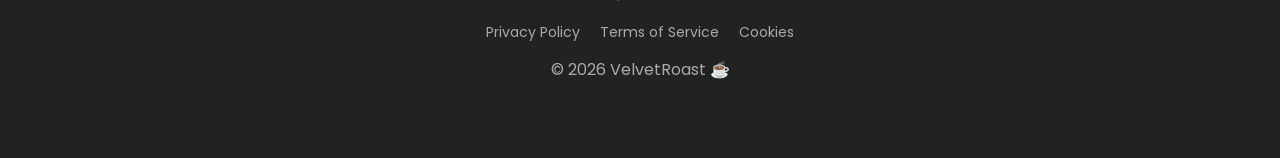
<file: origin.html>
<!DOCTYPE html>
<html lang="en">
<head>
  <meta charset="UTF-8">
  <meta name="viewport" content="width=device-width, initial-scale=1.0">
  <title>Coffee Origin | VelvetRoast</title>
  <link href="https://fonts.googleapis.com/css2?family=Playfair+Display:wght@600;700&family=Poppins:wght@300;400;500;600&display=swap" rel="stylesheet">
  <link rel="stylesheet" href="https://cdnjs.cloudflare.com/ajax/libs/font-awesome/6.5.0/css/all.min.css">
    <link
    href="https://cdn.jsdelivr.net/npm/bootstrap@5.3.3/dist/css/bootstrap.min.css"
    rel="stylesheet"
    integrity="sha384-QWTKZyjpPEjISv5WaRU9OFeRpok6YctnYmDr5pNlyT2bRjXh0JMhjY6hW+ALEwIH"
    crossorigin="anonymous"
  >
<link rel="stylesheet" href="final.css">
</head>
<body>
  <nav>
    <h2>VelvetRoast</h2>
    <button class="nav-toggle" type="button" aria-label="Open navigation menu" aria-expanded="false" aria-controls="primary-navigation">
      <i class="fa-solid fa-bars"></i>
    </button>
    <ul id="primary-navigation">
      <li><a href="index.html">Home</a></li>
      <li class="dropdown">
        <a href="#">Coffee</a>
        <ul class="dropdown-menu">
          <li><a href="brew.html">Brewing Equipments</a></li>
          <li><a href="coffee.html">Coffee Beans</a></li>
          <li><a href="origin.html">Coffee Origin</a></li>
        </ul>
      </li>
      <li><a href="menu.html">Menu</a></li>
      <li><a href="offers.html">Offers</a></li>
      <li><a href="events.html">Events</a></li>
      <li><a href="contact.html">Contact</a></li>
    </ul>
    <div class="nav-icons">
      <a href="cart.html" class="cart-link" aria-label="Cart">
        <i class="fa-solid fa-cart-shopping"></i>
        <span id="cart-count" class="cart-count">0</span>
      </a>
      <a href="register.html" aria-label="Register">
        <i class="fa-solid fa-user"></i>
      </a>
    </div>
  </nav>

  <header class="origin-hero">
    <div class="origin-hero-content">
      <span class="menu-kicker">From Farm To Cup</span>
      <h1>Explore The Stories Behind Every Coffee Origin</h1>
      <p>
        Each origin brings its own altitude, climate, process, and flavor profile.
        Discover how different regions shape the character of the cup you drink at VelvetRoast.
      </p>
    </div>
  </header>

  <section class="origin-intro">
    <div class="origin-intro-card">
      <h2>Why Origin Matters</h2>
      <p>
        Coffee origin influences sweetness, body, acidity, aroma, and aftertaste.
        Beans grown at higher elevations often taste brighter and more complex, while lower-altitude coffees can feel fuller and richer.
      </p>
      <div class="origin-intro-points">
        <div>
          <strong>Altitude</strong>
          Cooler temperatures can slow cherry development and deepen flavor complexity.
        </div>
        <div>
          <strong>Processing</strong>
          Washed, natural, and honey processes each change the final taste and texture.
        </div>
        <div>
          <strong>Soil & Climate</strong>
          Volcanic soil, rainfall, and sunlight all shape the bean before roasting.
        </div>
      </div>
    </div>
  </section>

  <section class="origin-grid-section">
    <h2 class="section-title">Featured Origins</h2>
    <div class="origin-grid">
      <article class="origin-card">
        <img src="ethiopian.jpg" alt="Ethiopian coffee beans">
        <div class="origin-card-copy">
          <span class="origin-chip">Ethiopia</span>
          <h3>Floral, bright, and layered</h3>
          <p>Ethiopian coffees are known for tea-like body, citrus sparkle, and elegant floral aroma.</p>
          <div class="origin-meta">
            <span>Best notes: Berry, jasmine, lemon</span>
            <span>Ideal brew: Pour over</span>
          </div>
        </div>
      </article>

      <article class="origin-card">
        <img src="brazilian.jpg" alt="Brazilian coffee beans">
        <div class="origin-card-copy">
          <span class="origin-chip">Brazil</span>
          <h3>Nutty, smooth, and comforting</h3>
          <p>Brazilian coffees often deliver chocolate depth, soft acidity, and a very approachable profile.</p>
          <div class="origin-meta">
            <span>Best notes: Cocoa, hazelnut, caramel</span>
            <span>Ideal brew: Espresso</span>
          </div>
        </div>
      </article>

      <article class="origin-card">
        <img src="kenya.jpg" alt="Kenyan coffee beans">
        <div class="origin-card-copy">
          <span class="origin-chip">Kenya</span>
          <h3>Juicy, bold, and wine-like</h3>
          <p>Kenyan beans stand out with vivid acidity and dark fruit notes that feel lively and intense.</p>
          <div class="origin-meta">
            <span>Best notes: Blackcurrant, citrus, berry</span>
            <span>Ideal brew: Filter</span>
          </div>
        </div>
      </article>

      <article class="origin-card">
        <img src="guatemala.jpg" alt="Guatemalan coffee beans">
        <div class="origin-card-copy">
          <span class="origin-chip">Guatemala</span>
          <h3>Balanced, deep, and cocoa-rich</h3>
          <p>Guatemalan coffees bring structure and richness with a clean finish and gentle spice.</p>
          <div class="origin-meta">
            <span>Best notes: Cocoa, spice, brown sugar</span>
            <span>Ideal brew: French press</span>
          </div>
        </div>
      </article>
    </div>
  </section>

  <section class="origin-journey">
    <div class="origin-journey-card">
      <div class="origin-journey-copy">
        <h2>Our Sourcing Approach</h2>
        <p>
          VelvetRoast chooses beans that balance quality, traceability, and flavor clarity. We look for coffees that tell a story in the cup and work beautifully across espresso and manual brewing.
        </p>
        <div class="origin-journey-points">
          <div>
            <strong>1</strong>
            Seasonal selections from trusted producing regions
          </div>
          <div>
            <strong>2</strong>
            Roasting designed to highlight origin character
          </div>
          <div>
            <strong>3</strong>
            Brewing recommendations matched to each bean
          </div>
        </div>
      </div>
      <div class="origin-journey-visual"></div>
    </div>
  </section>

  <footer>
    <div class="footer-content">
      <div class="social-icons">
        <a href="#"><i class="fab fa-instagram"></i></a>
        <a href="#"><i class="fab fa-facebook"></i></a>
        <a href="#"><i class="fab fa-twitter"></i></a>
        <a href="#"><i class="fab fa-youtube"></i></a>
      </div>
      <div class="footer-links">
        <a href="#">Privacy Policy</a>
        <a href="#">Terms of Service</a>
        <a href="#">Cookies</a>
      </div>
      <p>© 2026 VelvetRoast ☕</p>
    </div>
  </footer>

  <script
    src="https://cdn.jsdelivr.net/npm/bootstrap@5.3.3/dist/js/bootstrap.bundle.min.js"
    integrity="sha384-YvpcrYf0tY3lHB60NNkmXc5s9fDVZLESaAA55NDzOxhy9GkcIdslK1eN7N6jIeHz"
    crossorigin="anonymous"
  ></script>
  <script>
    const siteNav = document.querySelector("nav");
    const navToggle = document.querySelector(".nav-toggle");
    const navLinks = document.getElementById("primary-navigation");
    const currentPage = window.location.pathname.split("/").pop() || "index.html";

    if (!document.querySelector(".mobile-nav-backdrop")) {
      document.body.insertAdjacentHTML("beforeend", '<div class="mobile-nav-backdrop" aria-hidden="true"></div>');
    }

    if (!document.querySelector(".mobile-bottom-nav")) {
      document.body.insertAdjacentHTML(
        "beforeend",
        `
          <div class="mobile-bottom-nav" aria-label="Mobile quick navigation">
            <a href="index.html" class="${currentPage === "index.html" ? "active" : ""}"><i class="fa-solid fa-house"></i><span>Home</span></a>
            <a href="coffee.html" class="${currentPage === "coffee.html" ? "active" : ""}"><i class="fa-solid fa-mug-hot"></i><span>Coffee</span></a>
            <a href="menu.html" class="${currentPage === "menu.html" ? "active" : ""}"><i class="fa-solid fa-book-open"></i><span>Menu</span></a>
            <a href="cart.html" class="${currentPage === "cart.html" ? "active" : ""}"><i class="fa-solid fa-cart-shopping"></i><span>Cart</span></a>
          </div>
        `
      );
    }

    const navBackdrop = document.querySelector(".mobile-nav-backdrop");

    if (siteNav && navToggle && navLinks) {
      function closeMenu() {
        siteNav.classList.remove("menu-open");
        document.body.classList.remove("menu-open");
        navToggle.setAttribute("aria-expanded", "false");
      }

      navToggle.addEventListener("click", function () {
        const isOpen = siteNav.classList.toggle("menu-open");
        document.body.classList.toggle("menu-open", isOpen);
        navToggle.setAttribute("aria-expanded", String(isOpen));
      });

      navLinks.querySelectorAll("a").forEach(function (link) {
        link.addEventListener("click", closeMenu);
      });

      if (navBackdrop) {
        navBackdrop.addEventListener("click", closeMenu);
      }

      document.addEventListener("keydown", function (event) {
        if (event.key === "Escape") {
          closeMenu();
        }
      });

      window.addEventListener("resize", function () {
        if (window.innerWidth > 768) {
          closeMenu();
        }
      });
    }
  </script>
  <script>
    function syncActiveCartSession() {
      const loggedIn = sessionStorage.getItem("loggedIn") === "true";
      const userEmail = (localStorage.getItem("userEmail") || "").trim().toLowerCase();

      if (loggedIn && userEmail) {
        const savedCart = JSON.parse(localStorage.getItem("cartItems:" + userEmail) || "[]");
        localStorage.setItem("cartItems", JSON.stringify(savedCart));
        return savedCart;
      }

      const guestCart = JSON.parse(sessionStorage.getItem("guestCartItems") || "[]");
      localStorage.setItem("cartItems", JSON.stringify(guestCart));
      localStorage.removeItem("appliedVoucher");
      return guestCart;
    }

    const cartItems = syncActiveCartSession();
    const totalItems = cartItems.reduce((total, item) => total + (item.quantity || 1), 0);
    document.getElementById("cart-count").innerText = totalItems;
  </script>
</body>
</html>
</file>
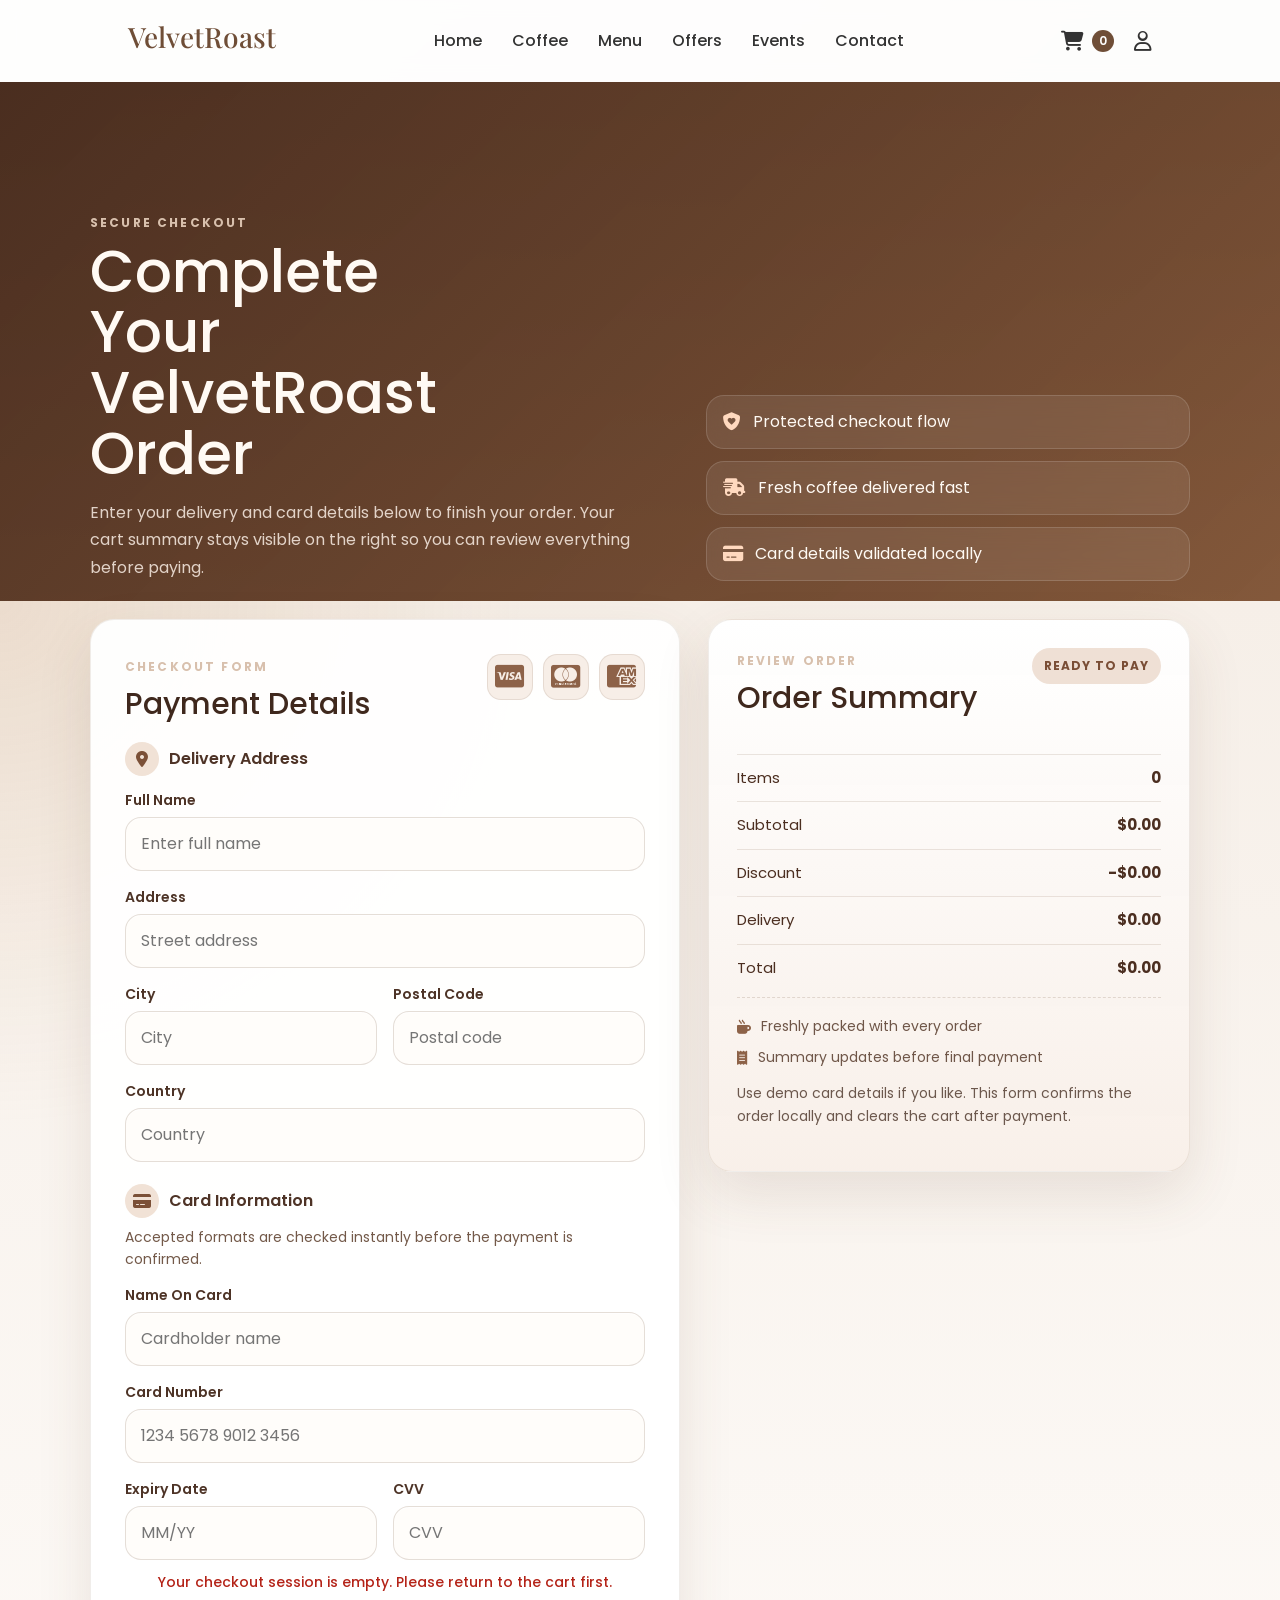
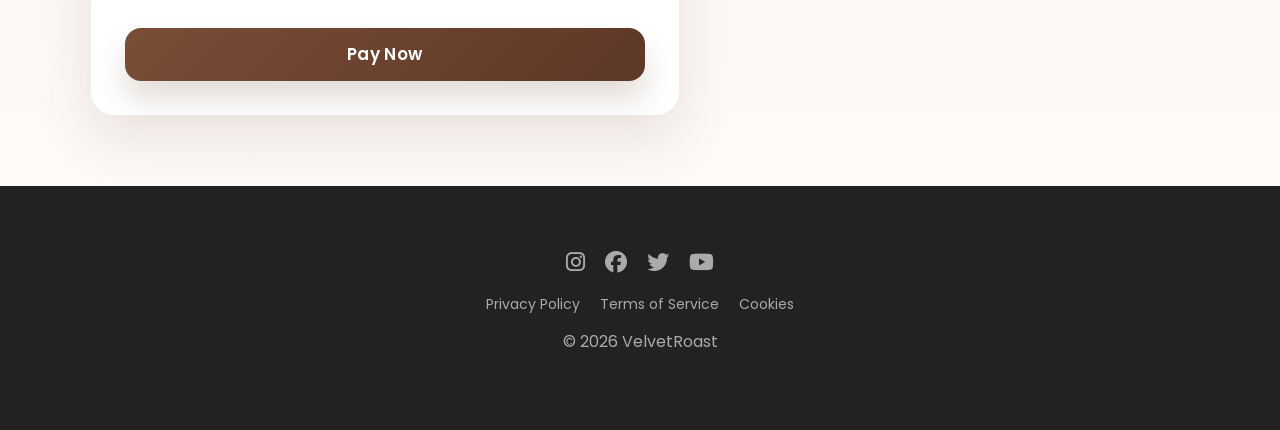
<file: payment.html>
<!DOCTYPE html>
<html lang="en">
<head>
  <meta charset="UTF-8">
  <meta name="viewport" content="width=device-width, initial-scale=1.0">
  <title>Payment | VelvetRoast</title>
  <link href="https://fonts.googleapis.com/css2?family=Playfair+Display:wght@600;700&family=Poppins:wght@300;400;500;600&display=swap" rel="stylesheet">
  <link rel="stylesheet" href="https://cdnjs.cloudflare.com/ajax/libs/font-awesome/6.5.0/css/all.min.css">
  <link
    href="https://cdn.jsdelivr.net/npm/bootstrap@5.3.3/dist/css/bootstrap.min.css"
    rel="stylesheet"
    integrity="sha384-QWTKZyjpPEjISv5WaRU9OFeRpok6YctnYmDr5pNlyT2bRjXh0JMhjY6hW+ALEwIH"
    crossorigin="anonymous"
  >
  <link rel="stylesheet" href="final.css">
</head>
<body>
  <nav>
    <h2>VelvetRoast</h2>
    <button class="nav-toggle" type="button" aria-label="Open navigation menu" aria-expanded="false" aria-controls="primary-navigation">
      <i class="fa-solid fa-bars"></i>
    </button>
    <ul id="primary-navigation">
      <li><a href="index.html">Home</a></li>
      <li class="dropdown">
        <a href="#">Coffee</a>
        <ul class="dropdown-menu">
          <li><a href="brew.html">Brewing Equipments</a></li>
          <li><a href="coffee.html">Coffee Beans</a></li>
          <li><a href="origin.html">Coffee Origin</a></li>
        </ul>
      </li>
      <li><a href="menu.html">Menu</a></li>
      <li><a href="offers.html">Offers</a></li>
      <li><a href="events.html">Events</a></li>
      <li><a href="contact.html">Contact</a></li>
    </ul>
    <div class="nav-icons">
      <a href="cart.html" class="cart-link" aria-label="Cart">
        <i class="fa-solid fa-cart-shopping"></i>
        <span id="cart-count" class="cart-count">0</span>
      </a>
      <a href="register.html" aria-label="Register">
        <i class="fa-solid fa-user"></i>
      </a>
    </div>
  </nav>

  <section class="payment-hero">
    <div class="payment-hero-inner">
      <div class="payment-hero-copy">
        <span class="payment-kicker">Secure Checkout</span>
        <h1>Complete Your VelvetRoast Order</h1>
        <p>Enter your delivery and card details below to finish your order. Your cart summary stays visible on the right so you can review everything before paying.</p>
      </div>
      <div class="payment-hero-badges">
        <div><i class="fa-solid fa-shield-heart"></i><span>Protected checkout flow</span></div>
        <div><i class="fa-solid fa-truck-fast"></i><span>Fresh coffee delivered fast</span></div>
        <div><i class="fa-solid fa-credit-card"></i><span>Card details validated locally</span></div>
      </div>
    </div>
  </section>

  <section class="payment-section">
    <div class="payment-layout">
      <div class="payment-form-box">
        <div class="payment-card-header">
          <div>
            <p class="payment-eyebrow">Checkout Form</p>
            <h2>Payment Details</h2>
          </div>
          <div class="payment-card-icons" aria-hidden="true">
            <span><i class="fa-brands fa-cc-visa"></i></span>
            <span><i class="fa-brands fa-cc-mastercard"></i></span>
            <span><i class="fa-brands fa-cc-amex"></i></span>
          </div>
        </div>

        <form id="payment-form" novalidate>
          <div class="payment-form-section">
            <div class="payment-section-title">
              <i class="fa-solid fa-location-dot"></i>
              <span>Delivery Address</span>
            </div>
          </div>
          <div class="payment-grid">
            <div class="full-width">
              <label for="fullName">Full Name</label>
              <input type="text" id="fullName" placeholder="Enter full name" required>
            </div>
            <div class="full-width">
              <label for="addressLine">Address</label>
              <input type="text" id="addressLine" placeholder="Street address" required>
            </div>
            <div>
              <label for="city">City</label>
              <input type="text" id="city" placeholder="City" required>
            </div>
            <div>
              <label for="postalCode">Postal Code</label>
              <input type="text" id="postalCode" placeholder="Postal code" required>
            </div>
            <div class="full-width">
              <label for="country">Country</label>
              <input type="text" id="country" placeholder="Country" required>
            </div>
          </div>

          <div class="payment-form-section payment-form-section-spaced">
            <div class="payment-section-title">
              <i class="fa-solid fa-credit-card"></i>
              <span>Card Information</span>
            </div>
            <p class="payment-inline-note">Accepted formats are checked instantly before the payment is confirmed.</p>
          </div>

          <div class="payment-grid">
            <div class="full-width">
              <label for="cardName">Name On Card</label>
              <input type="text" id="cardName" placeholder="Cardholder name" required>
            </div>
            <div class="full-width">
              <label for="cardNumber">Card Number</label>
              <input type="text" id="cardNumber" placeholder="1234 5678 9012 3456" inputmode="numeric" required>
            </div>
            <div>
              <label for="expiryDate">Expiry Date</label>
              <input type="text" id="expiryDate" placeholder="MM/YY" required>
            </div>
            <div>
              <label for="cvv">CVV</label>
              <input type="password" id="cvv" placeholder="CVV" inputmode="numeric" required>
            </div>
          </div>

          <p id="payment-error" class="form-message error" aria-live="polite"></p>
          <button type="submit">Pay Now</button>
        </form>
      </div>

      <aside class="payment-summary-card">
        <div class="payment-summary-top">
          <div>
            <p class="payment-eyebrow">Review Order</p>
            <h2>Order Summary</h2>
          </div>
          <div class="payment-summary-badge">Ready To Pay</div>
        </div>
        <div id="payment-items" class="payment-summary-list"></div>
        <div class="payment-summary-line">
          <span>Items</span>
          <strong id="payment-items-count">0</strong>
        </div>
        <div class="payment-summary-line">
          <span>Subtotal</span>
          <strong id="payment-subtotal">$0.00</strong>
        </div>
        <div class="payment-summary-line">
          <span>Discount</span>
          <strong id="payment-discount">-$0.00</strong>
        </div>
        <div class="payment-summary-line">
          <span>Delivery</span>
          <strong id="payment-delivery">$0.00</strong>
        </div>
        <div class="payment-summary-line">
          <span>Total</span>
          <strong id="payment-total">$0.00</strong>
        </div>
        <div class="payment-assurance">
          <div><i class="fa-solid fa-mug-hot"></i><span>Freshly packed with every order</span></div>
          <div><i class="fa-solid fa-receipt"></i><span>Summary updates before final payment</span></div>
        </div>
        <p class="payment-note">Use demo card details if you like. This form confirms the order locally and clears the cart after payment.</p>
      </aside>
    </div>
  </section>

  <footer>
    <div class="footer-content">
      <div class="social-icons">
        <a href="#"><i class="fab fa-instagram"></i></a>
        <a href="#"><i class="fab fa-facebook"></i></a>
        <a href="#"><i class="fab fa-twitter"></i></a>
        <a href="#"><i class="fab fa-youtube"></i></a>
      </div>
      <div class="footer-links">
        <a href="#">Privacy Policy</a>
        <a href="#">Terms of Service</a>
        <a href="#">Cookies</a>
      </div>
      <p>© 2026 VelvetRoast</p>
    </div>
  </footer>

  <script>
    const siteNav = document.querySelector("nav");
    const navToggle = document.querySelector(".nav-toggle");
    const navLinks = document.getElementById("primary-navigation");
    const currentPage = window.location.pathname.split("/").pop() || "index.html";

    if (!document.querySelector(".mobile-nav-backdrop")) {
      document.body.insertAdjacentHTML("beforeend", '<div class="mobile-nav-backdrop" aria-hidden="true"></div>');
    }

    if (!document.querySelector(".mobile-bottom-nav")) {
      document.body.insertAdjacentHTML(
        "beforeend",
        `
          <div class="mobile-bottom-nav" aria-label="Mobile quick navigation">
            <a href="index.html" class="${currentPage === "index.html" ? "active" : ""}"><i class="fa-solid fa-house"></i><span>Home</span></a>
            <a href="coffee.html" class="${currentPage === "coffee.html" ? "active" : ""}"><i class="fa-solid fa-mug-hot"></i><span>Coffee</span></a>
            <a href="menu.html" class="${currentPage === "menu.html" ? "active" : ""}"><i class="fa-solid fa-book-open"></i><span>Menu</span></a>
            <a href="cart.html" class="${currentPage === "cart.html" ? "active" : ""}"><i class="fa-solid fa-cart-shopping"></i><span>Cart</span></a>
          </div>
        `
      );
    }

    const navBackdrop = document.querySelector(".mobile-nav-backdrop");

    if (siteNav && navToggle && navLinks) {
      function closeMenu() {
        siteNav.classList.remove("menu-open");
        document.body.classList.remove("menu-open");
        navToggle.setAttribute("aria-expanded", "false");
      }

      navToggle.addEventListener("click", function () {
        const isOpen = siteNav.classList.toggle("menu-open");
        document.body.classList.toggle("menu-open", isOpen);
        navToggle.setAttribute("aria-expanded", String(isOpen));
      });

      navLinks.querySelectorAll("a").forEach(function (link) {
        link.addEventListener("click", closeMenu);
      });

      if (navBackdrop) {
        navBackdrop.addEventListener("click", closeMenu);
      }
    }
  </script>
  <script>
    function normalizeEmail(value) {
      return String(value || "").trim().toLowerCase();
    }

    function getUserCartStorageKey(email) {
      return "cartItems:" + normalizeEmail(email);
    }

    function getUserVoucherStorageKey(email) {
      return "appliedVoucher:" + normalizeEmail(email);
    }

    function getOrderHistoryStorageKey(email) {
      return "velvetOrders:" + normalizeEmail(email);
    }

    function syncActiveCartSession() {
      const loggedIn = sessionStorage.getItem("loggedIn") === "true";
      const userEmail = normalizeEmail(localStorage.getItem("userEmail"));

      if (loggedIn && userEmail) {
        const savedCart = JSON.parse(localStorage.getItem(getUserCartStorageKey(userEmail)) || "[]");
        localStorage.setItem("cartItems", JSON.stringify(savedCart));
        return savedCart;
      }

      const guestCart = JSON.parse(sessionStorage.getItem("guestCartItems") || "[]");
      localStorage.setItem("cartItems", JSON.stringify(guestCart));
      localStorage.removeItem("appliedVoucher");
      return guestCart;
    }

    function formatCurrency(amount) {
      return "$" + Number(amount || 0).toFixed(2);
    }

    function getCartCount(items) {
      return items.reduce(function(total, item) {
        return total + (item.quantity || 1);
      }, 0);
    }

    function persistCartAndVoucher(items) {
      localStorage.setItem("cartItems", JSON.stringify(items));
      localStorage.removeItem("appliedVoucher");
      localStorage.removeItem("pendingCheckout");

      const loggedIn = sessionStorage.getItem("loggedIn") === "true";
      const userEmail = normalizeEmail(localStorage.getItem("userEmail"));
      if (loggedIn && userEmail) {
        localStorage.setItem(getUserCartStorageKey(userEmail), JSON.stringify(items));
        localStorage.removeItem(getUserVoucherStorageKey(userEmail));
      } else {
        sessionStorage.setItem("guestCartItems", JSON.stringify(items));
        sessionStorage.removeItem("guestAppliedVoucher");
      }
    }

    function saveCompletedOrder(checkoutData, deliveryDetails) {
      const userEmail = normalizeEmail(localStorage.getItem("userEmail"));

      if (!userEmail) {
        return;
      }

      const existingOrders = JSON.parse(localStorage.getItem(getOrderHistoryStorageKey(userEmail)) || "[]");
      const newOrder = {
        id: Date.now(),
        orderedAt: new Date().toISOString(),
        total: checkoutData?.totals?.total || 0,
        deliveryLocation: [deliveryDetails.city, deliveryDetails.country].filter(Boolean).join(", "),
        items: (checkoutData?.items || []).map(function(item) {
          return {
            name: item.name,
            quantity: item.quantity || 1,
            price: item.price
          };
        })
      };

      existingOrders.push(newOrder);
      localStorage.setItem(getOrderHistoryStorageKey(userEmail), JSON.stringify(existingOrders));
    }

    const activeCartItems = syncActiveCartSession();
    document.getElementById("cart-count").innerText = getCartCount(activeCartItems);

    const checkoutData = JSON.parse(localStorage.getItem("pendingCheckout") || "null");
    const paymentError = document.getElementById("payment-error");

    if (!checkoutData || !Array.isArray(checkoutData.items) || !checkoutData.items.length) {
      paymentError.innerText = "Your checkout session is empty. Please return to the cart first.";
    } else {
      document.getElementById("payment-items").innerHTML = checkoutData.items.map(function(item) {
        return '<div class="payment-summary-item"><span>' + item.name + ' x ' + (item.quantity || 1) + '</span><strong>' + item.price + '</strong></div>';
      }).join("");
      document.getElementById("payment-items-count").innerText = getCartCount(checkoutData.items);
      document.getElementById("payment-subtotal").innerText = formatCurrency(checkoutData.totals.subtotal);
      document.getElementById("payment-discount").innerText = "-"+ formatCurrency(checkoutData.totals.discount);
      document.getElementById("payment-delivery").innerText = formatCurrency(checkoutData.totals.delivery);
      document.getElementById("payment-total").innerText = formatCurrency(checkoutData.totals.total);
    }

    document.getElementById("payment-form").addEventListener("submit", function(event) {
      event.preventDefault();
      paymentError.innerText = "";

      const fullName = document.getElementById("fullName").value.trim();
      const addressLine = document.getElementById("addressLine").value.trim();
      const city = document.getElementById("city").value.trim();
      const postalCode = document.getElementById("postalCode").value.trim();
      const country = document.getElementById("country").value.trim();
      const cardName = document.getElementById("cardName").value.trim();
      const cardNumber = document.getElementById("cardNumber").value.replace(/\s+/g, "");
      const expiryDate = document.getElementById("expiryDate").value.trim();
      const cvv = document.getElementById("cvv").value.trim();

      if (!checkoutData || !checkoutData.items || !checkoutData.items.length) {
        paymentError.innerText = "Your checkout session is empty. Please return to the cart first.";
        return;
      }

      if (!fullName || !addressLine || !city || !postalCode || !country || !cardName || !cardNumber || !expiryDate || !cvv) {
        paymentError.innerText = "Please complete all payment and address details.";
        return;
      }

      if (!/^\d{12,19}$/.test(cardNumber)) {
        paymentError.innerText = "Please enter a valid card number.";
        return;
      }

      if (!/^\d{2}\/\d{2}$/.test(expiryDate)) {
        paymentError.innerText = "Please enter expiry date as MM/YY.";
        return;
      }

      if (!/^\d{3,4}$/.test(cvv)) {
        paymentError.innerText = "Please enter a valid CVV.";
        return;
      }

      saveCompletedOrder(checkoutData, {
        city: city,
        country: country
      });
      persistCartAndVoucher([]);
      alert("Payment successful. Your order has been placed.");
      window.location.href = "index.html";
    });
  </script>
  <script src="profile.js"></script>
</body>
</html>
</file>
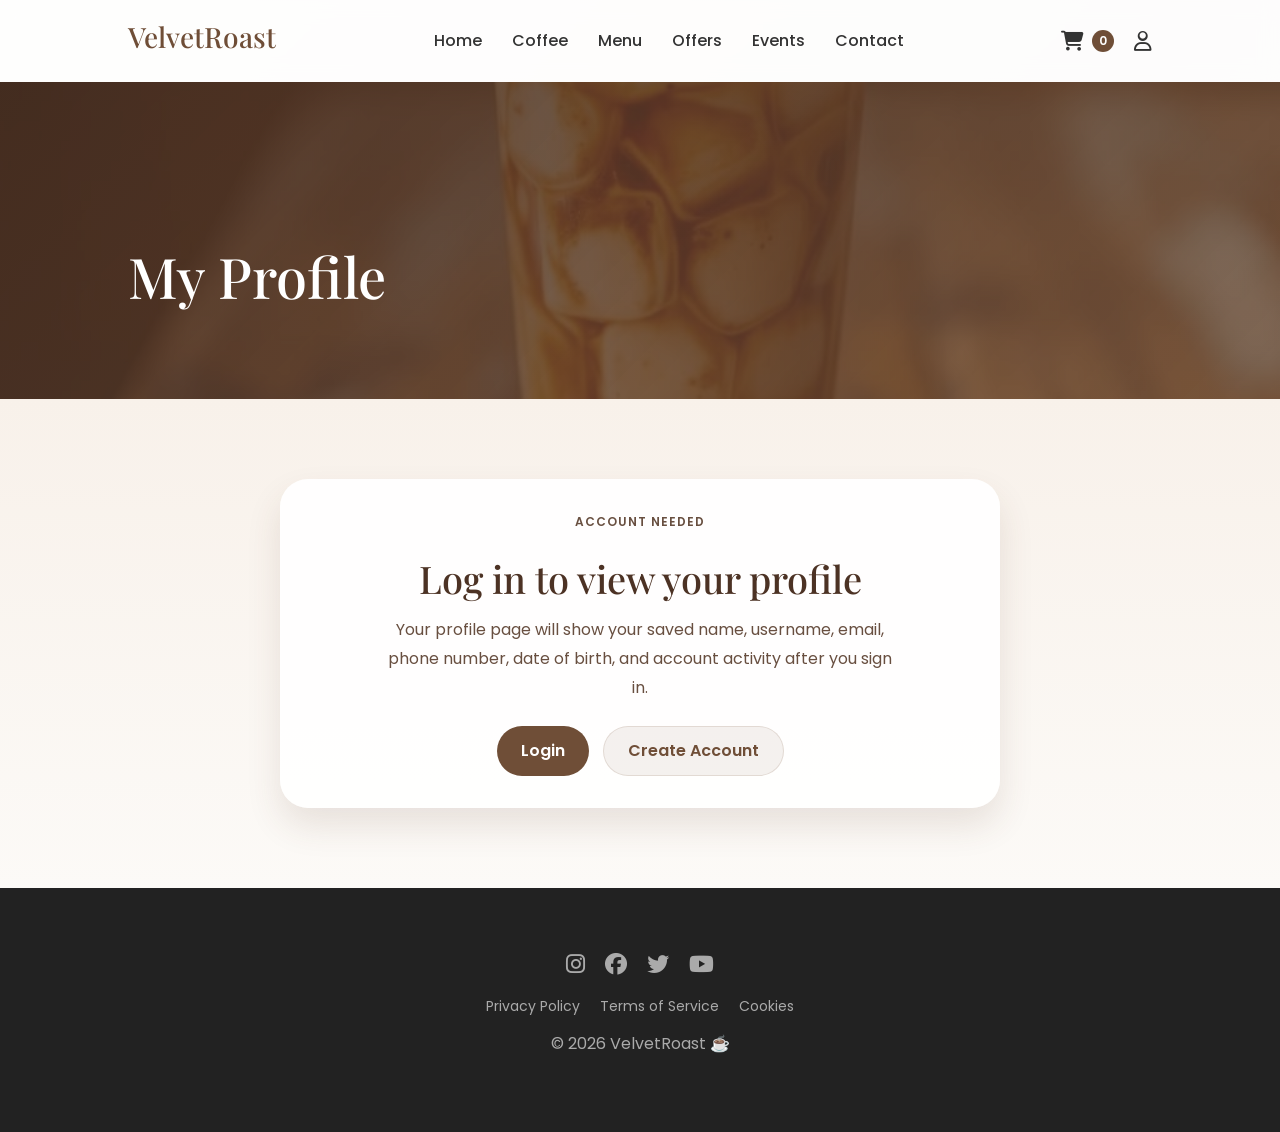
<file: profile.html>
<!DOCTYPE html>
<html lang="en">
<head>
  <meta charset="UTF-8">
  <meta name="viewport" content="width=device-width, initial-scale=1.0">
  <title>Profile | VelvetRoast</title>
  <link href="https://fonts.googleapis.com/css2?family=Playfair+Display:wght@600;700&family=Poppins:wght@300;400;500;600&display=swap" rel="stylesheet">
  <link rel="stylesheet" href="https://cdnjs.cloudflare.com/ajax/libs/font-awesome/6.5.0/css/all.min.css">
  <link
    href="https://cdn.jsdelivr.net/npm/bootstrap@5.3.3/dist/css/bootstrap.min.css"
    rel="stylesheet"
    integrity="sha384-QWTKZyjpPEjISv5WaRU9OFeRpok6YctnYmDr5pNlyT2bRjXh0JMhjY6hW+ALEwIH"
    crossorigin="anonymous"
  >
  <link rel="stylesheet" href="final.css">
</head>
<body>
  <nav>
    <h2>VelvetRoast</h2>
    <button class="nav-toggle" type="button" aria-label="Open navigation menu" aria-expanded="false" aria-controls="primary-navigation">
      <i class="fa-solid fa-bars"></i>
    </button>
    <ul id="primary-navigation">
      <li><a href="index.html">Home</a></li>
      <li class="dropdown">
        <a href="#">Coffee</a>
        <ul class="dropdown-menu">
          <li><a href="brew.html">Brewing Equipments</a></li>
          <li><a href="coffee.html">Coffee Beans</a></li>
          <li><a href="origin.html">Coffee Origin</a></li>
        </ul>
      </li>
      <li><a href="menu.html">Menu</a></li>
      <li><a href="offers.html">Offers</a></li>
      <li><a href="events.html">Events</a></li>
      <li><a href="contact.html">Contact</a></li>
    </ul>
    <div class="nav-icons">
      <a href="cart.html" class="cart-link" aria-label="Cart">
        <i class="fa-solid fa-cart-shopping"></i>
        <span id="cart-count" class="cart-count">0</span>
      </a>
      <a href="profile.html" aria-label="Profile">
        <i class="fa-solid fa-user"></i>
      </a>
    </div>
  </nav>

  <header class="profile-hero">
    <div class="profile-hero-content">
      <h1>My Profile</h1>
    </div>
  </header>

  <section class="profile-page">
    <div class="profile-page-shell">
      <div id="profile-content" class="profile-card profile-page-card" hidden>
        <div class="profile-card-header">
          <div class="profile-card-avatar" id="profile-page-avatar"></div>
          <div class="profile-card-copy">
            <p class="profile-kicker">Signed in successfully</p>
            <h2>Your Details</h2>
            <p class="profile-welcome" id="profile-page-welcome"></p>
          </div>
        </div>

        <div class="profile-details" id="profile-page-details"></div>

        <div class="profile-page-summary">
          <div class="profile-summary-item">
            <span>Status</span>
            <strong>Logged In</strong>
          </div>
          <div class="profile-summary-item">
            <span>Access</span>
            <strong>Member Account</strong>
          </div>
          <div class="profile-summary-item">
            <span>Profile Page</span>
            <strong>Active</strong>
          </div>
        </div>

        <div class="profile-actions">
          <button type="button" class="profile-logout-btn" id="profile-logout-button">Logout</button>
        </div>
      </div>

      <section id="profile-orders-section" class="profile-orders-section" hidden>
        <div class="profile-orders-head">
          <div>
            <p class="profile-kicker">Order History</p>
            <h2>Previous Orders</h2>
          </div>
        </div>
        <div id="profile-orders-list" class="profile-orders-list"></div>
      </section>

      <div id="profile-guest-state" class="profile-card profile-guest-card" hidden>
        <p class="profile-kicker">Account Needed</p>
        <h2>Log in to view your profile</h2>
        <p>Your profile page will show your saved name, username, email, phone number, date of birth, and account activity after you sign in.</p>
        <div class="profile-guest-actions">
          <a href="login.html" class="profile-primary-action">Login</a>
          <a href="register.html" class="profile-secondary-action">Create Account</a>
        </div>
      </div>
    </div>
  </section>

  <footer>
    <div class="footer-content">
      <div class="social-icons">
        <a href="#"><i class="fab fa-instagram"></i></a>
        <a href="#"><i class="fab fa-facebook"></i></a>
        <a href="#"><i class="fab fa-twitter"></i></a>
        <a href="#"><i class="fab fa-youtube"></i></a>
      </div>
      <div class="footer-links">
        <a href="#">Privacy Policy</a>
        <a href="#">Terms of Service</a>
        <a href="#">Cookies</a>
      </div>
      <p>© 2026 VelvetRoast ☕</p>
    </div>
  </footer>

  <script
    src="https://cdn.jsdelivr.net/npm/bootstrap@5.3.3/dist/js/bootstrap.bundle.min.js"
    integrity="sha384-YvpcrYf0tY3lHB60NNkmXc5s9fDVZLESaAA55NDzOxhy9GkcIdslK1eN7N6jIeHz"
    crossorigin="anonymous"
  ></script>
  <script>
    const siteNav = document.querySelector("nav");
    const navToggle = document.querySelector(".nav-toggle");
    const navLinks = document.getElementById("primary-navigation");
    const currentPage = window.location.pathname.split("/").pop() || "index.html";

    if (!document.querySelector(".mobile-nav-backdrop")) {
      document.body.insertAdjacentHTML("beforeend", '<div class="mobile-nav-backdrop" aria-hidden="true"></div>');
    }

    if (!document.querySelector(".mobile-bottom-nav")) {
      document.body.insertAdjacentHTML(
        "beforeend",
        `
          <div class="mobile-bottom-nav" aria-label="Mobile quick navigation">
            <a href="index.html" class="${currentPage === "index.html" ? "active" : ""}"><i class="fa-solid fa-house"></i><span>Home</span></a>
            <a href="coffee.html" class="${currentPage === "coffee.html" ? "active" : ""}"><i class="fa-solid fa-mug-hot"></i><span>Coffee</span></a>
            <a href="menu.html" class="${currentPage === "menu.html" ? "active" : ""}"><i class="fa-solid fa-book-open"></i><span>Menu</span></a>
            <a href="cart.html" class="${currentPage === "cart.html" ? "active" : ""}"><i class="fa-solid fa-cart-shopping"></i><span>Cart</span></a>
          </div>
        `
      );
    }

    const navBackdrop = document.querySelector(".mobile-nav-backdrop");

    if (siteNav && navToggle && navLinks) {
      function closeMenu() {
        siteNav.classList.remove("menu-open");
        document.body.classList.remove("menu-open");
        navToggle.setAttribute("aria-expanded", "false");
      }

      navToggle.addEventListener("click", function () {
        const isOpen = siteNav.classList.toggle("menu-open");
        document.body.classList.toggle("menu-open", isOpen);
        navToggle.setAttribute("aria-expanded", String(isOpen));
      });

      navLinks.querySelectorAll("a").forEach(function (link) {
        link.addEventListener("click", closeMenu);
      });

      if (navBackdrop) {
        navBackdrop.addEventListener("click", closeMenu);
      }

      document.addEventListener("keydown", function (event) {
        if (event.key === "Escape") {
          closeMenu();
        }
      });

      window.addEventListener("resize", function () {
        if (window.innerWidth > 768) {
          closeMenu();
        }
      });
    }
  </script>
  <script>
    function normalizeEmail(value) {
      return (value || "").trim().toLowerCase();
    }

    function getUserCartStorageKey(email) {
      return "cartItems:" + normalizeEmail(email);
    }

    function getUserVoucherStorageKey(email) {
      return "appliedVoucher:" + normalizeEmail(email);
    }

    function initializeGuestCart() {
      const guestCart = JSON.parse(sessionStorage.getItem("guestCartItems") || "[]");
      localStorage.setItem("cartItems", JSON.stringify(guestCart));
      localStorage.removeItem("appliedVoucher");
      return guestCart;
    }

    function syncActiveCartSession() {
      const loggedIn = sessionStorage.getItem("loggedIn") === "true";
      const userEmail = normalizeEmail(localStorage.getItem("userEmail") || "");

      if (loggedIn && userEmail) {
        const savedCart = JSON.parse(localStorage.getItem(getUserCartStorageKey(userEmail)) || "[]");
        const savedVoucher = JSON.parse(localStorage.getItem(getUserVoucherStorageKey(userEmail)) || "null");
        localStorage.setItem("cartItems", JSON.stringify(savedCart));

        if (savedVoucher) {
          localStorage.setItem("appliedVoucher", JSON.stringify(savedVoucher));
        } else {
          localStorage.removeItem("appliedVoucher");
        }

        return savedCart;
      }

      return initializeGuestCart();
    }

    const cartItems = syncActiveCartSession();
    const totalItems = cartItems.reduce((total, item) => total + (item.quantity || 1), 0);
    document.getElementById("cart-count").innerText = totalItems;
  </script>
  <script src="profile.js"></script>
</body>
</html>
</file>
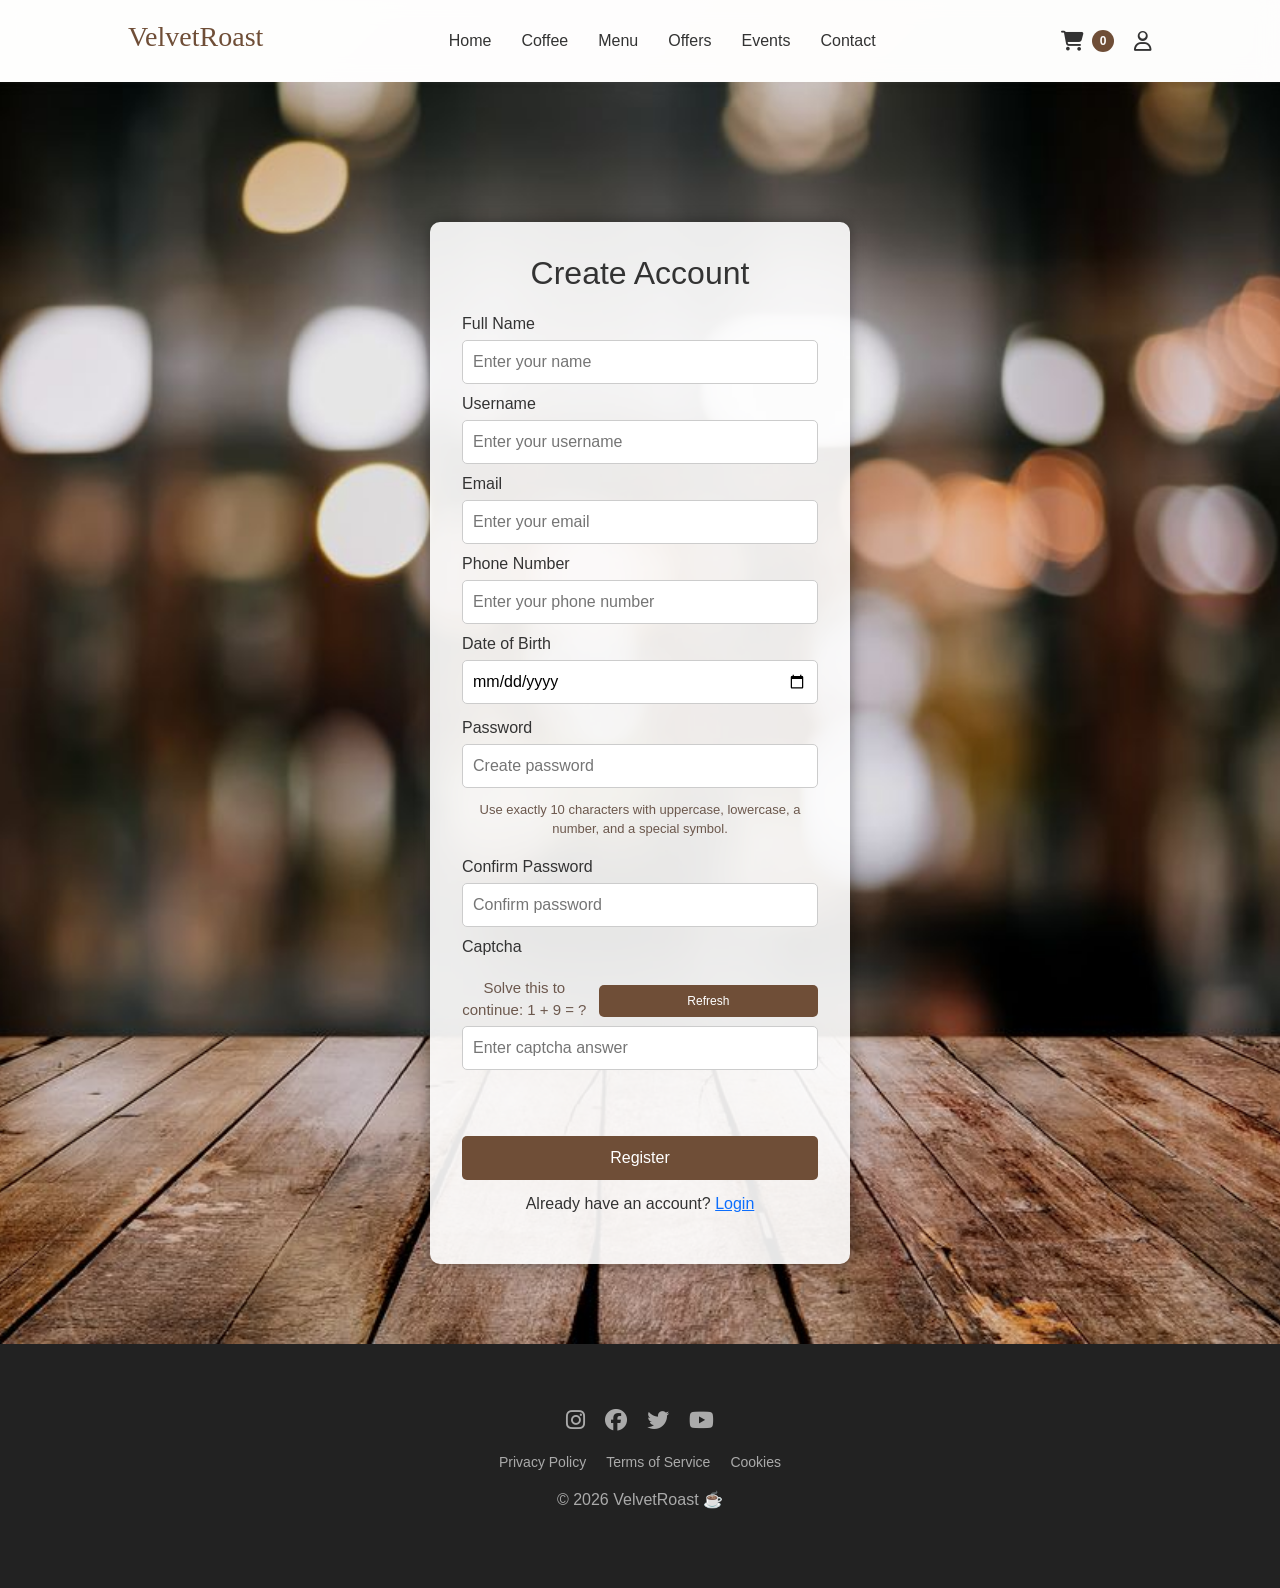
<file: register.html>
<!DOCTYPE html>
<html lang="en">
<head>
<meta charset="UTF-8">
<meta name="viewport" content="width=device-width, initial-scale=1.0">

<title>Register | VelvetRoast</title>

  <link
    href="https://cdn.jsdelivr.net/npm/bootstrap@5.3.3/dist/css/bootstrap.min.css"
    rel="stylesheet"
    integrity="sha384-QWTKZyjpPEjISv5WaRU9OFeRpok6YctnYmDr5pNlyT2bRjXh0JMhjY6hW+ALEwIH"
    crossorigin="anonymous"
  >
<link rel="stylesheet" href="final.css">
<link rel="stylesheet" href="https://cdnjs.cloudflare.com/ajax/libs/font-awesome/6.5.0/css/all.min.css">

</head>

<body>

<nav>

<h2>VelvetRoast</h2>

<button class="nav-toggle" type="button" aria-label="Open navigation menu" aria-expanded="false" aria-controls="primary-navigation">
<i class="fa-solid fa-bars"></i>
</button>

<ul id="primary-navigation">

<li><a href="index.html">Home</a></li>

<li class="dropdown">
<a href="#">Coffee</a>

<ul class="dropdown-menu">
<li><a href="brew.html">Brewing Equipments</a></li>
<li><a href="coffee.html">Coffee Beans</a></li>
<li><a href="origin.html">Coffee Origin</a></li>
</ul>

</li>

<li><a href="menu.html">Menu</a></li>
<li><a href="offers.html">Offers</a></li>
<li><a href="events.html">Events</a></li>
<li><a href="contact.html">Contact</a></li>

</ul>

<div class="nav-icons">
<a href="cart.html" class="cart-link" aria-label="Cart">
<i class="fa-solid fa-cart-shopping"></i>
<span id="cart-count" class="cart-count">0</span>
</a>
<a href="login.html" aria-label="Login">
<i class="fa-solid fa-user"></i>
</a>
</div>

</nav>


<section class="form-section">

<div class="form-box register-form-box">

<h2>Create Account</h2>

<form id="register-form" novalidate>

<label for="name">Full Name</label>
<input type="text" id="name" placeholder="Enter your name" autocomplete="name" maxlength="80" required>

<label for="username">Username</label>
<input type="text" id="username" placeholder="Enter your username" autocomplete="username" maxlength="30" required>

<label for="email">Email</label>
<input type="email" id="email" placeholder="Enter your email" autocomplete="email" required>

<label for="phone">Phone Number</label>
<input type="tel" id="phone" placeholder="Enter your phone number" autocomplete="tel" inputmode="numeric" maxlength="10" required>

<label for="dob">Date of Birth</label>
<input type="date" id="dob" autocomplete="bday" required>
<p id="birthday-offer-status" class="register-offer-status"></p>

<label for="password">Password</label>
<input type="password" id="password" placeholder="Create password" autocomplete="new-password" minlength="10" maxlength="10" required>
<p id="password-help" class="form-help">Use exactly 10 characters with uppercase, lowercase, a number, and a special symbol.</p>

<label for="confirmPassword">Confirm Password</label>
<input type="password" id="confirmPassword" placeholder="Confirm password" autocomplete="new-password" minlength="10" maxlength="10" required>

<label for="captchaAnswer">Captcha</label>
<div class="captcha-row">
<p id="captcha-question" class="form-help captcha-question"></p>
<button type="button" id="refresh-captcha" class="captcha-refresh-btn">Refresh</button>
</div>
<input type="text" id="captchaAnswer" placeholder="Enter captcha answer" inputmode="numeric" required>

<p id="error" class="form-message error" aria-live="polite"></p>

<button type="submit">Register</button>

<p>
Already have an account?
<a href="login.html">Login</a>
</p>

</form>

</div>

</section>


<footer>

<div class="footer-content">

<div class="social-icons">
<a href="#"><i class="fab fa-instagram"></i></a>
<a href="#"><i class="fab fa-facebook"></i></a>
<a href="#"><i class="fab fa-twitter"></i></a>
<a href="#"><i class="fab fa-youtube"></i></a>
</div>

<div class="footer-links">
<a href="#">Privacy Policy</a>
<a href="#">Terms of Service</a>
<a href="#">Cookies</a>
</div>

<p>© 2026 VelvetRoast ☕</p>

</div>

</footer>


<script
    src="https://cdn.jsdelivr.net/npm/bootstrap@5.3.3/dist/js/bootstrap.bundle.min.js"
    integrity="sha384-YvpcrYf0tY3lHB60NNkmXc5s9fDVZLESaAA55NDzOxhy9GkcIdslK1eN7N6jIeHz"
    crossorigin="anonymous"
  ></script>
  <script>
const siteNav = document.querySelector("nav");
const navToggle = document.querySelector(".nav-toggle");
const navLinks = document.getElementById("primary-navigation");
const currentPage = window.location.pathname.split("/").pop() || "index.html";

if (!document.querySelector(".mobile-nav-backdrop")) {
document.body.insertAdjacentHTML("beforeend", '<div class="mobile-nav-backdrop" aria-hidden="true"></div>');
}

if (!document.querySelector(".mobile-bottom-nav")) {
document.body.insertAdjacentHTML(
  "beforeend",
  `
    <div class="mobile-bottom-nav" aria-label="Mobile quick navigation">
      <a href="index.html" class="${currentPage === "index.html" ? "active" : ""}"><i class="fa-solid fa-house"></i><span>Home</span></a>
      <a href="coffee.html" class="${currentPage === "coffee.html" ? "active" : ""}"><i class="fa-solid fa-mug-hot"></i><span>Coffee</span></a>
      <a href="menu.html" class="${currentPage === "menu.html" ? "active" : ""}"><i class="fa-solid fa-book-open"></i><span>Menu</span></a>
      <a href="cart.html" class="${currentPage === "cart.html" ? "active" : ""}"><i class="fa-solid fa-cart-shopping"></i><span>Cart</span></a>
    </div>
  `
);
}

const navBackdrop = document.querySelector(".mobile-nav-backdrop");

if (siteNav && navToggle && navLinks) {
function closeMenu() {
siteNav.classList.remove("menu-open");
document.body.classList.remove("menu-open");
navToggle.setAttribute("aria-expanded", "false");
}

navToggle.addEventListener("click", function () {
const isOpen = siteNav.classList.toggle("menu-open");
document.body.classList.toggle("menu-open", isOpen);
navToggle.setAttribute("aria-expanded", String(isOpen));
});

navLinks.querySelectorAll("a").forEach(function (link) {
link.addEventListener("click", closeMenu);
});

if (navBackdrop) {
navBackdrop.addEventListener("click", closeMenu);
}

document.addEventListener("keydown", function (event) {
if (event.key === "Escape") {
closeMenu();
}
});

window.addEventListener("resize", function () {
if (window.innerWidth > 768) {
closeMenu();
}
});
}
  </script>
  <script>

function getUserCartStorageKey(email){
return "cartItems:" + normalizeEmail(email);
}

function getUserVoucherStorageKey(email){
return "appliedVoucher:" + normalizeEmail(email);
}

function initializeGuestCart(){
const guestCart = JSON.parse(sessionStorage.getItem("guestCartItems") || "[]");
localStorage.setItem("cartItems", JSON.stringify(guestCart));
localStorage.removeItem("appliedVoucher");
return guestCart;
}

function syncActiveCartSession(){
const loggedIn = sessionStorage.getItem("loggedIn") === "true";
const userEmail = normalizeEmail(localStorage.getItem("userEmail") || "");

if(loggedIn && userEmail){
const savedCart = JSON.parse(localStorage.getItem(getUserCartStorageKey(userEmail)) || "[]");
const savedVoucher = JSON.parse(localStorage.getItem(getUserVoucherStorageKey(userEmail)) || "null");
localStorage.setItem("cartItems", JSON.stringify(savedCart));

if(savedVoucher){
localStorage.setItem("appliedVoucher", JSON.stringify(savedVoucher));
}else{
localStorage.removeItem("appliedVoucher");
}

return savedCart;
}

return initializeGuestCart();
}

const cartItems = syncActiveCartSession();
const totalItems = cartItems.reduce((total, item) => total + (item.quantity || 1), 0);
document.getElementById("cart-count").innerText = totalItems;
const registerForm = document.getElementById("register-form");
const dobInput = document.getElementById("dob");
const birthdayOfferStatus = document.getElementById("birthday-offer-status");
const registerQuery = new URLSearchParams(window.location.search);
const requestedOffer = registerQuery.get("offer");
const errorMessage = document.getElementById("error");
const captchaQuestion = document.getElementById("captcha-question");
const captchaAnswerInput = document.getElementById("captchaAnswer");
const refreshCaptchaButton = document.getElementById("refresh-captcha");
const passwordInput = document.getElementById("password");
const confirmPasswordInput = document.getElementById("confirmPassword");
const phoneInput = document.getElementById("phone");
const passwordHelp = document.getElementById("password-help");
let currentCaptchaAnswer = "";

function getTodayDateString(){
const today = new Date();
const year = today.getFullYear();
const month = String(today.getMonth() + 1).padStart(2, "0");
const day = String(today.getDate()).padStart(2, "0");
return year + "-" + month + "-" + day;
}

dobInput.max = getTodayDateString();

function normalizeEmail(value){
return value.trim().toLowerCase();
}

function normalizeName(value){
return value.trim().replace(/\s+/g, " ");
}

function normalizeUsername(value){
return value.trim().replace(/\s+/g, "");
}

function normalizePhone(value){
return value.replace(/\D/g, "").slice(0, 10);
}

function isValidEmail(value){
return /^[^\s@]+@[^\s@]+\.[^\s@]+$/.test(value);
}

function isValidPhone(value){
return /^\d{10}$/.test(value);
}

function isStrongPassword(value){
return /^(?=.*[a-z])(?=.*[A-Z])(?=.*\d)(?=.*[^A-Za-z0-9]).{10}$/.test(value);
}

function getDobValue(){
if(dobInput.value){
return dobInput.value;
}

if(dobInput.valueAsDate instanceof Date && !Number.isNaN(dobInput.valueAsDate.getTime())){
const year = dobInput.valueAsDate.getFullYear();
const month = String(dobInput.valueAsDate.getMonth() + 1).padStart(2, "0");
const day = String(dobInput.valueAsDate.getDate()).padStart(2, "0");
return year + "-" + month + "-" + day;
}

return "";
}

function isBirthdayOfferEligible(dob){
if(!dob){
return false;
}

const birthDate = new Date(dob + "T00:00:00");
const today = new Date();
return birthDate.getMonth() === today.getMonth();
}

function syncBirthdayOfferEligibility(dob){
localStorage.setItem("userDob", dob);

if(isBirthdayOfferEligible(dob)){
localStorage.setItem("birthdayOfferCode", "BIRTHDAY20");
}else{
localStorage.removeItem("birthdayOfferCode");
}
}

function updatePasswordHelp(){
passwordHelp.style.display = isStrongPassword(passwordInput.value) ? "none" : "block";
}

function enforcePasswordLimit(event){
if(event.target.value.length > 10){
event.target.value = event.target.value.slice(0, 10);
}
}

function enforcePhoneLimit(event){
event.target.value = normalizePhone(event.target.value);
}

function showRegisterMessage(message, shouldAlert){
errorMessage.innerText = message;

if(shouldAlert){
alert(message);
}
}

function generateCaptcha(){
const firstNumber = Math.floor(Math.random() * 10) + 1;
const secondNumber = Math.floor(Math.random() * 10) + 1;
currentCaptchaAnswer = String(firstNumber + secondNumber);
captchaQuestion.innerText = "Solve this to continue: " + firstNumber + " + " + secondNumber + " = ?";
captchaAnswerInput.value = "";
}

async function hashValue(value, salt){
const encoded = new TextEncoder().encode(value + salt);
const hashBuffer = await crypto.subtle.digest("SHA-256", encoded);
return Array.from(new Uint8Array(hashBuffer))
  .map(byte => byte.toString(16).padStart(2, "0"))
  .join("");
}

function createSalt(){
const values = crypto.getRandomValues(new Uint8Array(16));
return Array.from(values)
  .map(byte => byte.toString(16).padStart(2, "0"))
  .join("");
}

function getStoredUsers(){
return JSON.parse(localStorage.getItem("velvetUsers") || "[]");
}

function saveStoredUsers(users){
localStorage.setItem("velvetUsers", JSON.stringify(users));
}

function saveCurrentUser(user){
localStorage.setItem("loggedIn", "true");
localStorage.setItem("userId", String(user.id));
localStorage.setItem("userName", user.username || user.name);
localStorage.setItem("userFullName", user.name);
localStorage.setItem("userEmail", user.email);
localStorage.setItem("userPhone", user.phone);
localStorage.setItem("userDob", user.dob);
localStorage.setItem("currentUser", JSON.stringify({
  id: user.id,
  name: user.name,
  username: user.username || user.name,
  email: user.email,
  phone: user.phone,
  dob: user.dob,
  registeredAt: user.registeredAt
}));
}

function updateBirthdayOfferStatus() {
const dobValue = getDobValue();

if(requestedOffer !== "birthday"){
birthdayOfferStatus.innerText = "";
birthdayOfferStatus.className = "register-offer-status";
return;
}

if(dobValue === ""){
birthdayOfferStatus.innerText = "Enter your date of birth to check whether the BIRTHDAY20 offer is active for you.";
birthdayOfferStatus.className = "register-offer-status";
return;
}

const birthDate = new Date(dobValue + "T00:00:00");
const isBirthdayMonth = isBirthdayOfferEligible(dobValue);
const birthMonthName = birthDate.toLocaleString("en-US", { month: "long" });

if(isBirthdayMonth){
birthdayOfferStatus.innerText = "Great news. Your birth month matches this month, so code BIRTHDAY20 is available after registration.";
birthdayOfferStatus.className = "register-offer-status eligible";
return;
}

birthdayOfferStatus.innerText = "Your birthday offer unlocks in " + birthMonthName + ". Register now and use code BIRTHDAY20 during your birthday month.";
birthdayOfferStatus.className = "register-offer-status waiting";
}

dobInput.addEventListener("input", updateBirthdayOfferStatus);
dobInput.addEventListener("change", updateBirthdayOfferStatus);
dobInput.addEventListener("focus", function(){
if(typeof dobInput.showPicker === "function"){
dobInput.showPicker();
}
});
refreshCaptchaButton.addEventListener("click", generateCaptcha);
phoneInput.addEventListener("input", enforcePhoneLimit);
passwordInput.addEventListener("input", enforcePasswordLimit);
passwordInput.addEventListener("input", updatePasswordHelp);
confirmPasswordInput.addEventListener("input", enforcePasswordLimit);
updateBirthdayOfferStatus();
updatePasswordHelp();
generateCaptcha();

async function registerUser(){

const name = normalizeName(document.getElementById("name").value);
const username = normalizeUsername(document.getElementById("username").value);
const email = normalizeEmail(document.getElementById("email").value);
const phone = normalizePhone(document.getElementById("phone").value);
const dob = getDobValue();
const password = document.getElementById("password").value;
const confirmPassword = document.getElementById("confirmPassword").value;
const captchaAnswer = captchaAnswerInput.value.trim();

errorMessage.innerText = "";

if(name === "" || name.length < 2){

showRegisterMessage("Please enter your full name.", true);

return;

}

if(username === "" || username.length < 3){

showRegisterMessage("Please enter a username with at least 3 characters.", true);

return;

}

if(!isValidEmail(email)){

showRegisterMessage("Please enter a valid email address.", true);

return;

}

if(!isValidPhone(phone)){

showRegisterMessage("Please enter a valid phone number.", true);

return;

}

if(dob.trim() === ""){

showRegisterMessage("Please select your date of birth.", true);

return;

}

if(new Date(dob + "T00:00:00") > new Date()){

showRegisterMessage("Date of birth cannot be in the future.", true);

return;

}

if(!isStrongPassword(password)){

showRegisterMessage("Password must be exactly 10 characters and include uppercase, lowercase, a number, and a special symbol.", true);

return;

}

if(password !== confirmPassword){

showRegisterMessage("Passwords do not match.", true);

return;

}

if(captchaAnswer !== currentCaptchaAnswer){

showRegisterMessage("Captcha answer is incorrect. Please try again.", true);
generateCaptcha();

return;

}

try {
  const users = getStoredUsers();
  const existingUser = users.find(function(user){
    return normalizeEmail(user.email) === email;
  });
  const existingUsername = users.find(function(user){
    return normalizeUsername(user.username || "") === username;
  });

  if(existingUser){
    showRegisterMessage("An account with this email already exists.", true);
    return;
  }

  if(existingUsername){
    showRegisterMessage("This username is already taken. Please choose another one.", true);
    return;
  }

  const salt = createSalt();
  const passwordHash = await hashValue(password, salt);
  const newUser = {
    id: Date.now(),
    name,
    username,
    email,
    phone,
    dob,
    passwordHash,
    passwordSalt: salt,
    registeredAt: new Date().toISOString()
  };

  users.push(newUser);
  saveStoredUsers(users);

  syncBirthdayOfferEligibility(dob);
  sessionStorage.setItem("loggedIn", "true");
  localStorage.removeItem("loginSecurityState");
  saveCurrentUser(newUser);
  localStorage.setItem(getUserCartStorageKey(email), JSON.stringify([]));
  localStorage.removeItem(getUserVoucherStorageKey(email));
  localStorage.setItem("cartItems", JSON.stringify([]));
  localStorage.removeItem("appliedVoucher");
  
  alert("Welcome, " + username + "! Registration successful.");
  window.location.href = "index.html";
} catch (err) {
  showRegisterMessage("Registration failed. Please try again.", true);
}

}

registerForm.addEventListener("submit", async function(event){
event.preventDefault();
await registerUser();
});

</script>
<script src="profile.js"></script>

</body>
</html>
</file>
<file: final.css>
*{
margin:0;
padding:0;
box-sizing:border-box;
scroll-behavior:smooth;
}

body{
font-family:'Poppins', sans-serif;
background:linear-gradient(135deg,#f5f1ec,#e8e1d9,#f6f3ee);
color:#333;
overflow-x:hidden;
}

img,
iframe{
max-width:100%;
}


nav{
  position:relative;
  width:100%;
  padding:20px 10%;
  display:flex;
  justify-content:space-between;
  align-items:center;
  gap:24px;
  background:rgba(255,255,255,0.9);
  backdrop-filter:blur(10px);
  z-index:1400;
}

nav h2{
font-family:'Playfair Display', serif;
font-size:28px;
color:#6f4e37;
flex-shrink:0;
}

.nav-toggle{
display:none;
align-items:center;
justify-content:center;
width:46px;
height:46px;
border:none;
border-radius:50%;
background:#6f4e37;
color:white;
font-size:18px;
cursor:pointer;
flex-shrink:0;
transition:transform 0.25s ease, background 0.25s ease;
}

.nav-toggle:hover{
background:#5b3f2c;
}

.mobile-nav-backdrop{
display:none;
}

.mobile-bottom-nav{
display:none;
}

nav ul{
list-style:none;
display:flex;
align-items:center;
justify-content:center;
flex:1;
gap:30px;
margin:0;
padding:0;
min-width:0;
flex-wrap:wrap;
}

nav li{
list-style:none;
}

nav ul li a{
text-decoration:none;
color:#333;
font-weight:500;
transition:0.3s;
display:inline-flex;
align-items:center;
}

nav ul li a[aria-current="page"]{
color:#6f4e37;
}

nav ul li a:hover{
color:#6f4e37;
}


.hero{
position:relative;
min-height:100vh;
display:flex;
align-items:center;
justify-content:center;
text-align:center;
color:white;
overflow:hidden;
isolation:isolate;
}

.hero-slideshow{
position:absolute;
inset:0;
z-index:-2;
}

.hero-slideshow .carousel-inner,
.hero-slideshow .carousel-item,
.hero-slideshow img{
height:100%;
}

.hero-slideshow img{
object-fit:cover;
object-position:center;
}

.hero-overlay{
position:absolute;
inset:0;
background:
linear-gradient(120deg, rgba(26, 17, 12, 0.68), rgba(26, 17, 12, 0.4)),
linear-gradient(180deg, rgba(0,0,0,0.18), rgba(0,0,0,0.48));
z-index:-1;
}

.hero-content{
position:relative;
z-index:1;
max-width:760px;
padding:0 24px;
}

.hero-indicators{
margin-bottom:32px;
}

.hero-indicators button{
width:12px;
height:12px;
border-radius:50%;
}

.hero .carousel-control-prev,
.hero .carousel-control-next{
display:none;
}

.hero h1{
font-family:'Playfair Display', serif;
font-size:70px;
}

.hero p{
margin-top:20px;
font-size:20px;
}

.hero-buttons{
margin-top:30px;
display:flex;
gap:20px;
justify-content:center;
}

.hero button{
padding:12px 30px;
border:none;
background:#6f4e37;
color:white;
border-radius:30px;
cursor:pointer;
transition:background 0.3s, transform 0.3s;
}

.hero button:hover{
background:#5b3f2c;
transform:translateY(-2px);
}

.outline{
background:transparent;
border:2px solid white;
}


.reveal-section{
padding:80px 10%;
opacity:0;
transform:translateY(40px);
transition:1s;
}

.reveal-section.show{
opacity:1;
transform:translateY(0);
}

.section-title{
text-align:center;
font-family:'Playfair Display', serif;
font-size:40px;
margin-bottom:50px;
color:#6f4e37;
}


.about{
display:flex;
gap:50px;
align-items:center;
flex-wrap:wrap;
}

.about img{
width:400px;
border-radius:20px;
}

.about-text{
flex:1;
}

.about-text p{
line-height:1.8;
}


.cards{
display:grid;
grid-template-columns:repeat(auto-fit,minmax(280px,1fr));
gap:30px;
}

.plugin-showcase{
padding-top:20px;
}

.plugin-intro{
max-width:640px;
margin:0 auto 28px;
text-align:center;
line-height:1.7;
color:#5f4a3b;
}

.plugin-carousel{
max-width:900px;
margin:0 auto;
border-radius:28px;
overflow:hidden;
background:linear-gradient(135deg, rgba(111,78,55,0.95), rgba(53,35,26,0.96));
box-shadow:0 18px 50px rgba(61, 39, 26, 0.24);
}

.plugin-card{
min-height:320px;
padding:64px 80px;
display:flex;
flex-direction:column;
justify-content:center;
align-items:flex-start;
color:#fff7ef;
}

.plugin-label{
display:inline-flex;
margin-bottom:18px;
padding:8px 14px;
border-radius:999px;
background:rgba(255,255,255,0.14);
font-size:12px;
letter-spacing:0.08em;
text-transform:uppercase;
}

.plugin-card h3{
font-family:'Playfair Display', serif;
font-size:40px;
margin-bottom:18px;
}

.plugin-card p{
font-size:20px;
line-height:1.8;
max-width:620px;
margin-bottom:16px;
}

.plugin-card strong{
font-size:15px;
letter-spacing:0.04em;
text-transform:uppercase;
color:#f4d4ba;
}

.plugin-carousel .carousel-indicators{
margin-bottom:24px;
}

.plugin-carousel .carousel-indicators button{
width:10px;
height:10px;
border-radius:50%;
}

.plugin-carousel .carousel-control-prev,
.plugin-carousel .carousel-control-next{
width:10%;
}

.card{
background:white;
border-radius:20px;
overflow:hidden;
box-shadow:0 10px 25px rgba(0,0,0,0.1);
transition:0.4s;
}

.card:hover{
transform:translateY(-10px);
}

.card img{
width:100%;
height:250px;
object-fit:cover;
}

.card-content{
padding:20px;
}



.contact{
background:#6f4e37;
color:white;
text-align:center;
}

.contact input,
.contact textarea{
width:80%;
padding:12px;
margin:10px 0;
border:none;
border-radius:10px;
}

.contact button{
padding:10px 25px;
border:none;
background:white;
color:#6f4e37;
font-weight:bold;
border-radius:25px;
cursor:pointer;
}


footer{
background:#222;
color:#aaa;
text-align:center;
padding:60px 10%;
}

.footer-content{
display:flex;
flex-direction:column;
gap:15px;
align-items:center;
}

.social-icons{
display:flex;
gap:20px;
font-size:22px;
}

.social-icons a{
color:#aaa;
transition:0.3s;
}

.social-icons a:hover{
color:#6f4e37;
transform:scale(1.2);
}

.footer-links{
display:flex;
gap:20px;
}

.footer-links a{
text-decoration:none;
color:#aaa;
font-size:14px;
}

.footer-links a:hover{
color:white;
}


@media(max-width:768px){

nav{
padding:16px 18px;
flex-wrap:nowrap;
gap:12px;
justify-content:space-between;
align-items:center;
position:sticky;
top:0;
box-shadow:0 12px 30px rgba(89, 58, 39, 0.08);
}

.nav-toggle{
display:inline-flex;
order:3;
}

.nav-icons{
order:2;
margin-left:auto;
gap:16px;
}

nav h2{
order:1;
}

nav ul{
display:flex;
order:2;
position:fixed;
top:0;
left:0;
width:min(82vw, 320px);
height:100vh;
flex-direction:column;
align-items:flex-start;
justify-content:flex-start;
gap:14px;
padding:92px 22px 28px;
background:linear-gradient(180deg, rgba(255,255,255,0.98), rgba(247,240,233,0.98));
border-radius:0 28px 28px 0;
box-shadow:18px 0 40px rgba(53, 34, 23, 0.18);
transform:translateX(-108%);
opacity:1;
max-height:none;
overflow:hidden;
pointer-events:none;
transition:transform 0.35s ease;
z-index:1350;
}

nav.menu-open ul{
transform:translateX(0);
pointer-events:auto;
}

nav.menu-open .nav-toggle{
transform:rotate(180deg);
}

nav ul li a{
width:auto;
display:inline-flex;
justify-content:flex-start;
padding:10px 16px;
border-radius:16px;
background:#f4ece4;
font-size:17px;
box-shadow:0 8px 18px rgba(111, 78, 55, 0.08);
min-width:unset;
max-width:none;
}

.hero h1{
font-size:42px;
line-height:1.15;
}

.hero-buttons{
flex-direction:column;
align-items:center;
}

.plugin-card{
padding:48px 26px 68px;
min-height:360px;
align-items:center;
text-align:center;
}

.plugin-card h3{
font-size:30px;
}

.plugin-card p{
font-size:17px;
}

.hero button{
width:min(240px, 100%);
}

.about{
flex-direction:column;
text-align:center;
}

.about img{
width:100%;
}

.location-info{
text-align:center;
}

.dropdown-menu{
position:static;
width:100%;
margin-top:8px;
box-shadow:none;
border:none;
padding:0 0 0 8px;
display:block;
background:transparent;
text-align:left;
}

.dropdown-menu li{
padding:0;
}

.dropdown-menu li a{
justify-content:flex-start;
padding:10px 14px;
min-width:unset;
font-size:15px;
background:transparent;
box-shadow:none;
color:#6b584b;
}

.mobile-nav-backdrop{
display:block;
position:fixed;
inset:0;
background:rgba(38, 24, 17, 0.18);
opacity:0;
pointer-events:none;
transition:opacity 0.3s ease;
z-index:1300;
}

body.menu-open .mobile-nav-backdrop{
opacity:1;
pointer-events:auto;
}

.mobile-bottom-nav{
display:grid;
grid-template-columns:repeat(4, 1fr);
align-items:center;
gap:8px;
position:fixed;
left:12px;
right:12px;
bottom:12px;
padding:12px 10px calc(12px + env(safe-area-inset-bottom));
background:rgba(255,255,255,0.96);
border:1px solid rgba(111, 78, 55, 0.1);
border-radius:28px;
box-shadow:0 18px 34px rgba(66, 42, 29, 0.16);
z-index:1250;
}

.mobile-bottom-nav a{
display:flex;
flex-direction:column;
align-items:center;
justify-content:center;
gap:6px;
padding:10px 6px;
border-radius:18px;
text-decoration:none;
color:#5a4639;
font-size:12px;
font-weight:500;
transition:background 0.25s ease, color 0.25s ease, transform 0.25s ease;
}

.mobile-bottom-nav a i{
font-size:18px;
}

.mobile-bottom-nav a.active{
background:#6f4e37;
color:white;
transform:translateY(-10px);
box-shadow:0 12px 24px rgba(111, 78, 55, 0.22);
}

.mobile-bottom-nav a:hover{
background:#efe4d8;
}

body{
padding-bottom:98px;
}

.hero{
height:auto;
min-height:78vh;
padding:120px 16px 72px;
}

.hero-content{
padding:0 8px;
}

.footer-links{
flex-wrap:wrap;
justify-content:center;
}

}


.popup{
position:fixed;
top:0;
left:0;
width:100%;
height:100%;
background:rgba(0,0,0,0.6);
display:flex;
align-items:center;
justify-content:center;
z-index:2000;
}

.popup-box{
background:white;
padding:40px;
border-radius:15px;
text-align:center;
width:350px;
box-shadow:0 15px 40px rgba(0,0,0,0.3);
animation:pop 0.5s ease;
position:relative;
}

.popup-box h2{
color:#6f4e37;
margin-bottom:10px;
}

.popup-box .code{
color:#ff4e50;
font-size:22px;
}

.popup-box button{
margin-top:20px;
padding:10px 25px;
background:#6f4e37;
color:white;
border:none;
border-radius:25px;
cursor:pointer;
}

.close-btn{
position:absolute;
top:8px;
right:10px;
font-size:18px;
cursor:pointer;
background:#eee;
border-radius:50%;
width:28px;
height:28px;
display:flex;
align-items:center;
justify-content:center;
border:none;
}

@keyframes pop{
from{
transform:scale(0.7);
opacity:0;
}
to{
transform:scale(1);
opacity:1;
}
}

.dropdown{
position:relative;
}

.dropdown-menu{
position:absolute;
top:100%;
left:0;
background:white;
list-style:none;
padding:10px 0;
margin:0;
width:200px;
border-radius:8px;
box-shadow:0 8px 20px rgba(0,0,0,0.1);
display:none;
z-index:1200;
}

.dropdown-menu li{
padding:10px 20px;
}

.dropdown-menu li a{
text-decoration:none;
color:#333;
font-size:14px;
display:block;
}

.dropdown-menu li:hover{
background:#f3f3f3;
}


.dropdown:hover .dropdown-menu{
display:block;
}

.nav-icons{
display:flex;
align-items:center;
flex-shrink:0;
gap:20px;
font-size:20px;
cursor:pointer;
}

.nav-icons i{
color:#333;
transition:0.3s;
}

.nav-icons i:hover{
color:#6f4e37;
transform:scale(1.2);
}

a:focus-visible,
button:focus-visible,
.close-btn:focus-visible{
outline:3px solid rgba(111, 78, 55, 0.35);
outline-offset:3px;
}

.cart-count{
display:inline-flex;
align-items:center;
justify-content:center;
min-width:22px;
height:22px;
padding:0 6px;
border-radius:999px;
background:#6f4e37;
color:white;
font-size:12px;
font-weight:600;
}

.cart-link{
display:inline-flex;
align-items:center;
gap:8px;
text-decoration:none;
}

.profile-link{
display:inline-flex;
align-items:center;
justify-content:center;
position:relative;
text-decoration:none;
padding:0;
background:none;
border:none;
border-radius:0;
box-shadow:none;
}

.profile-link i{
color:#333;
transition:0.3s;
}

.profile-link:hover i{
color:#6f4e37;
transform:scale(1.2);
}

.profile-link.logged-in i{
color:#333;
}

.profile-status-dot{
position:absolute;
right:-5px;
bottom:-1px;
width:12px;
height:12px;
border-radius:50%;
background:#45c26b;
border:2px solid white;
box-shadow:0 0 0 4px rgba(69, 194, 107, 0.14);
}

.profile-card{
position:relative;
width:100%;
padding:32px;
border-radius:28px;
background:rgba(255,255,255,0.94);
box-shadow:0 18px 35px rgba(89, 58, 39, 0.12);
}

.profile-card-header{
display:flex;
align-items:center;
gap:18px;
padding-right:36px;
margin-bottom:24px;
}

.profile-card-avatar{
width:72px;
height:72px;
border-radius:24px;
display:flex;
align-items:center;
justify-content:center;
background:linear-gradient(135deg, #6f4e37, #b67d58);
color:white;
font-size:28px;
font-weight:700;
box-shadow:0 16px 28px rgba(111, 78, 55, 0.22);
flex-shrink:0;
}

.profile-kicker{
margin:0 0 6px;
font-size:12px;
font-weight:600;
letter-spacing:0.08em;
text-transform:uppercase;
color:#9a6a4b;
}

.profile-card-copy h2{
margin:0;
font-family:'Playfair Display', serif;
font-size:32px;
color:#4c3224;
}

.profile-welcome{
margin:6px 0 0;
color:#6a5142;
}

.profile-details{
display:grid;
gap:18px;
}

.profile-detail-row{
display:flex;
justify-content:space-between;
gap:18px;
padding:16px 18px;
border-radius:18px;
background:#fff7f0;
}

.profile-detail-row span{
color:#7c6658;
font-size:14px;
}

.profile-detail-row strong{
max-width:58%;
text-align:right;
color:#3c2a20;
font-size:14px;
word-break:break-word;
}

.profile-actions{
margin-top:22px;
display:flex;
justify-content:flex-end;
}

.profile-logout-btn{
border:none;
border-radius:999px;
padding:12px 22px;
background:#6f4e37;
color:white;
font-weight:600;
cursor:pointer;
transition:background 0.3s ease, transform 0.3s ease;
}

.profile-logout-btn:hover{
background:#5b3f2c;
transform:translateY(-1px);
}

.profile-page{
padding:80px 10%;
background:linear-gradient(180deg, #f8f1ea 0%, #fcfaf7 100%);
}

.profile-hero{
padding:160px 10% 90px;
background:
linear-gradient(135deg, rgba(72, 47, 34, 0.92), rgba(111, 78, 55, 0.76)),
url("brown.jpg") center/cover;
color:white;
}

.profile-hero-content{
max-width:700px;
}

.profile-hero-content h1{
font-family:'Playfair Display', serif;
font-size:56px;
margin:0;
}

.profile-page-shell{
max-width:1100px;
margin:0 auto;
display:grid;
grid-template-columns:minmax(360px, 1.05fr) minmax(320px, 0.95fr);
align-items:start;
gap:34px;
}

.profile-page-card{
width:100%;
padding:36px;
}

.profile-page-card .profile-card-header{
margin-bottom:32px;
}

.profile-page-summary{
display:grid;
grid-template-columns:repeat(3, minmax(0, 1fr));
gap:18px;
margin-top:30px;
}

.profile-orders-section{
width:100%;
}

.profile-orders-head{
margin-bottom:18px;
}

.profile-orders-head h2{
font-family:'Playfair Display', serif;
font-size:34px;
color:#4c3224;
margin:0;
}

.profile-orders-list{
display:grid;
gap:18px;
}

.profile-order-card{
padding:26px 28px;
border-radius:24px;
background:rgba(255,255,255,0.94);
box-shadow:0 18px 35px rgba(89, 58, 39, 0.12);
}

.profile-order-top{
display:flex;
align-items:flex-start;
justify-content:space-between;
gap:18px;
margin-bottom:16px;
}

.profile-order-top h3{
margin:4px 0 0;
font-size:24px;
color:#442d20;
}

.profile-order-date{
margin:0;
color:#8a6a57;
font-size:14px;
}

.profile-order-total{
font-size:18px;
color:#6f4e37;
}

.profile-order-items{
margin:0 0 14px;
padding-left:20px;
color:#5d4638;
line-height:1.8;
}

.profile-order-meta{
margin:0;
color:#7c6658;
font-size:14px;
}

.profile-order-empty{
padding:24px;
border-radius:22px;
background:#fff7f0;
color:#674f40;
}

.profile-summary-item{
padding:18px;
border-radius:20px;
background:#fff7f0;
}

.profile-summary-item span{
display:block;
font-size:13px;
text-transform:uppercase;
letter-spacing:0.08em;
color:#8a6a57;
margin-bottom:8px;
}

.profile-summary-item strong{
font-size:16px;
color:#402b20;
}

.profile-guest-card{
max-width:720px;
margin:0 auto;
text-align:center;
grid-column:1 / -1;
}

.profile-guest-card h2{
font-family:'Playfair Display', serif;
font-size:38px;
color:#4c3224;
margin-bottom:14px;
}

.profile-guest-card p{
color:#684f40;
line-height:1.8;
max-width:520px;
margin:0 auto 24px;
}

.profile-guest-actions{
display:flex;
justify-content:center;
gap:14px;
flex-wrap:wrap;
}

.profile-guest-actions a{
display:inline-flex;
align-items:center;
justify-content:center;
padding:12px 24px;
border-radius:999px;
text-decoration:none;
font-weight:600;
}

.profile-primary-action{
background:#6f4e37;
color:white;
}

.profile-secondary-action{
background:rgba(111, 78, 55, 0.08);
color:#6f4e37;
border:1px solid rgba(111, 78, 55, 0.14);
}

.form-section{
min-height:100vh;
display:flex;
justify-content:center;
align-items:center;
padding:140px 20px 80px;

background-image:url("2.jpg");
background-size:cover;
background-position:center;
background-repeat:no-repeat;
}

.form-box{
background:rgba(255,255,255,0.9);
padding:40px;
width:350px;
max-width:100%;
border-radius:10px;
box-shadow:0 0 15px rgba(0,0,0,0.4);
}

.register-form-box{
width:420px;
padding:32px;
}

.form-box h2{
text-align:center;
margin-bottom:20px;
}

.form-box label{
display:block;
margin-top:8px;
}

.form-box input{
width:100%;
padding:9px 10px;
margin-top:4px;
border:1px solid #ccc;
border-radius:5px;
}

.form-box input:focus{
outline:none;
border-color:#8d6248;
box-shadow:0 0 0 3px rgba(111, 78, 55, 0.12);
}

.register-offer-status{
min-height:0;
margin-top:4px;
margin-bottom:4px;
font-size:14px;
line-height:1.5;
color:#6c584d;
}

.register-offer-status.eligible{
color:#43633f;
font-weight:500;
}

.register-offer-status.waiting{
color:#8a5a32;
}

.form-help{
margin-top:6px;
font-size:13px;
line-height:1.5;
color:#6c584d;
text-align:left;
}

.captcha-row{
display:flex;
align-items:center;
justify-content:space-between;
gap:12px;
margin-top:6px;
}

.captcha-question{
margin:0;
font-weight:500;
font-size:15px;
}

.captcha-refresh-btn{
padding:5px 10px;
border:none;
border-radius:999px;
background:#e9d8c7;
color:#4b2e20;
font-size:12px;
line-height:1;
cursor:pointer;
white-space:nowrap;
}

.captcha-refresh-btn:hover{
background:#dcc0aa;
}

.payment-section{
padding:30px 20px 70px;
background:
radial-gradient(circle at top left, rgba(197, 153, 110, 0.22), transparent 30%),
linear-gradient(180deg, #f6efe8 0%, #fdfaf7 100%);
}

.payment-hero{
padding:128px 20px 20px;
background:
linear-gradient(135deg, rgba(73, 45, 31, 0.95), rgba(130, 87, 57, 0.88)),
linear-gradient(180deg, #5c3927 0%, #8d6248 100%);
color:#fffaf4;
}

.payment-hero-inner{
max-width:1100px;
margin:0 auto;
display:grid;
grid-template-columns:1.1fr 0.9fr;
gap:24px;
align-items:end;
}

.payment-kicker,
.payment-eyebrow{
display:inline-flex;
align-items:center;
gap:8px;
font-size:12px;
font-weight:700;
letter-spacing:0.18em;
text-transform:uppercase;
color:#d8c0ad;
margin-bottom:10px;
}

.payment-hero-copy h1{
font-size:clamp(36px, 5vw, 58px);
line-height:1.05;
margin-bottom:14px;
max-width:10ch;
}

.payment-hero-copy p{
max-width:56ch;
line-height:1.7;
color:rgba(255, 244, 236, 0.82);
margin:0;
}

.payment-hero-badges{
display:grid;
gap:12px;
}

.payment-hero-badges div{
display:flex;
align-items:center;
gap:12px;
padding:14px 16px;
border:1px solid rgba(255,255,255,0.14);
border-radius:18px;
background:rgba(255,255,255,0.08);
backdrop-filter:blur(10px);
}

.payment-hero-badges i{
font-size:18px;
color:#ffd9bf;
}

.payment-layout{
max-width:1100px;
margin:0 auto;
display:grid;
grid-template-columns:1.1fr 0.9fr;
gap:28px;
align-items:start;
margin-top:-12px;
}

.payment-form-box,
.payment-summary-card{
background:rgba(255,255,255,0.94);
border:1px solid rgba(111, 78, 55, 0.1);
border-radius:24px;
box-shadow:0 22px 55px rgba(95, 63, 45, 0.12);
}

.payment-form-box{
padding:34px;
}

.payment-summary-card{
padding:28px;
position:sticky;
top:110px;
background:
linear-gradient(180deg, rgba(255,255,255,0.98), rgba(248, 239, 232, 0.96));
}

.payment-card-header,
.payment-summary-top{
display:flex;
justify-content:space-between;
gap:18px;
align-items:flex-start;
margin-bottom:20px;
}

.payment-card-header h2,
.payment-summary-card h2{
margin:0;
font-size:30px;
color:#3f281d;
}

.payment-card-icons{
display:flex;
gap:10px;
color:#8d6248;
font-size:26px;
}

.payment-card-icons span{
width:46px;
height:46px;
display:grid;
place-items:center;
border-radius:14px;
background:#f7eee7;
border:1px solid rgba(111, 78, 55, 0.12);
}

.payment-form-section{
margin-bottom:14px;
}

.payment-form-section-spaced{
margin-top:22px;
}

.payment-section-title{
display:flex;
align-items:center;
gap:10px;
font-weight:600;
color:#4e3326;
}

.payment-section-title i{
width:34px;
height:34px;
display:grid;
place-items:center;
border-radius:999px;
background:#f1e2d6;
color:#7b5037;
}

.payment-inline-note{
margin:8px 0 0;
font-size:14px;
color:#735949;
line-height:1.6;
}

.payment-grid{
display:grid;
grid-template-columns:repeat(2, minmax(0, 1fr));
gap:16px;
}

.payment-grid .full-width{
grid-column:1 / -1;
}

.payment-form-box label{
display:block;
margin-bottom:6px;
font-size:14px;
font-weight:600;
color:#4d3326;
}

.payment-form-box input{
width:100%;
padding:14px 15px;
border:1px solid rgba(111, 78, 55, 0.18);
border-radius:16px;
background:#fffdfa;
box-shadow:inset 0 1px 0 rgba(255,255,255,0.75);
transition:border-color 0.2s ease, box-shadow 0.2s ease, transform 0.2s ease;
}

.payment-form-box input:focus{
outline:none;
border-color:#8d6248;
box-shadow:0 0 0 4px rgba(141, 98, 72, 0.14);
transform:translateY(-1px);
}

.payment-form-box button{
width:100%;
margin-top:18px;
padding:14px 18px;
border:none;
border-radius:16px;
background:linear-gradient(135deg, #7a4e36, #5d3727);
color:#fff;
font-size:17px;
font-weight:600;
letter-spacing:0.02em;
box-shadow:0 18px 30px rgba(111, 78, 55, 0.2);
transition:transform 0.2s ease, box-shadow 0.2s ease, filter 0.2s ease;
}

.payment-form-box button:hover{
transform:translateY(-2px);
box-shadow:0 22px 34px rgba(111, 78, 55, 0.24);
filter:brightness(1.03);
}

.payment-summary-list{
display:flex;
flex-direction:column;
gap:12px;
margin-bottom:18px;
}

.payment-summary-item,
.payment-summary-line{
display:flex;
justify-content:space-between;
gap:16px;
}

.payment-summary-item{
padding:12px 14px;
border-radius:16px;
background:rgba(255,255,255,0.75);
border:1px solid rgba(111, 78, 55, 0.08);
align-items:flex-start;
}

.payment-summary-item strong,
.payment-summary-line strong{
white-space:nowrap;
}

.payment-summary-line{
padding-top:12px;
margin-top:12px;
border-top:1px solid rgba(111, 78, 55, 0.14);
font-size:15px;
color:#4b2e20;
}

.payment-summary-line:last-of-type{
font-size:18px;
font-weight:700;
color:#3d2419;
}

.payment-summary-badge{
padding:9px 12px;
border-radius:999px;
background:#efe0d5;
color:#7a4e36;
font-size:12px;
font-weight:700;
letter-spacing:0.08em;
text-transform:uppercase;
}

.payment-assurance{
display:grid;
gap:10px;
margin-top:18px;
padding-top:18px;
border-top:1px dashed rgba(111, 78, 55, 0.18);
}

.payment-assurance div{
display:flex;
align-items:center;
gap:10px;
font-size:14px;
color:#6f5648;
}

.payment-assurance i{
color:#8d6248;
}

.payment-note{
margin-top:14px;
font-size:14px;
line-height:1.6;
color:#6c584d;
}

@media (max-width: 900px){
  .payment-hero{
    padding-top:110px;
  }

  .payment-hero-inner,
  .payment-layout{
    grid-template-columns:1fr;
  }

  .payment-summary-card{
    position:static;
  }
}

@media (max-width: 640px){
  .payment-form-box,
  .payment-summary-card{
    padding:22px;
    border-radius:20px;
  }

  .payment-grid{
    grid-template-columns:1fr;
  }

  .payment-card-header,
  .payment-summary-top{
    flex-direction:column;
  }

  .payment-card-icons{
    font-size:22px;
  }
}

.form-message{
min-height:22px;
margin-top:12px;
font-size:14px;
font-weight:500;
text-align:center;
}

.form-message.error{
color:#b42318;
}

.form-message.success{
color:#1f6f43;
}

.form-box button{
width:100%;
margin-top:16px;
padding:10px;
background:#6f4e37;
color:white;
border:none;
border-radius:5px;
cursor:pointer;
}

.form-box button:hover{
background:#4b2e20;
}

.form-box p{
text-align:center;
margin-top:12px;
}

.page-header{
text-align:center;
padding:90px 20px 50px;
}

.products{
display:grid;
grid-template-columns: repeat(auto-fit, minmax(280px, 1fr));
gap:40px;
padding:60px 140px;
max-width:1300px;
margin:auto;
}

.product-card{
background:white;
border-radius:12px;
box-shadow:0 8px 20px rgba(0,0,0,0.08);
overflow:hidden;
transition:0.3s;;
}

.product-card:hover{
transform:translateY(-6px);
}

.product-card img{
width:100%;
height:200px;
object-fit:cover;
}

.product-card h3{
margin-top:15px;
color:#3e2723;
}

.product-card p{
font-size:14px;
color:#555;
padding:0 15px;
}

.price{
font-weight:bold;
color:#6f4e37;
margin:10px 0;
font-size:18px;
}

.product-btn{
background:#6f4e37;
color:white;
border:none;
padding:8px 16px;
border-radius:5px;
cursor:pointer;
}

.product-btn:hover{
background:#4b2e2e;
}

.location{
background:#fffaf5;
}

.location-container{
display:flex;
gap:40px;
align-items:center;
justify-content:center;
flex-wrap:wrap;
}

.location-info{
flex:1;
min-width:280px;
}

.location-info h3{
font-size:26px;
margin-bottom:15px;
color:#6f4e37;
}

.location-info p{
margin-bottom:10px;
font-size:16px;
}

.map{
flex:1;
min-width:300px;
border-radius:15px;
overflow:hidden;
box-shadow:0 8px 20px rgba(0,0,0,0.1);
}

.page-title{
text-align:center;
margin-top:120px;
font-size:40px;
color:#4b2e2e;
}

.equipment-container{
display:flex;
flex-wrap:wrap;
justify-content:center;
gap:30px;
padding:40px;
}

.equipment-card{
width:260px;
background:white;
border-radius:10px;
box-shadow:0 4px 10px rgba(0,0,0,0.15);
text-align:center;
padding:20px;
transition:0.3s;
}

.equipment-card h3{
font-size:20px;
line-height:1.35;
margin:14px 0 8px;
}

.equipment-card:hover{
transform:translateY(-6px);
}

.equipment-card img{
width:100%;
height:200px;
object-fit:cover;
border-radius:10px;
}

.price{
font-size:20px;
margin:10px 0;
color:#8b4513;
font-weight:bold;
}

.view-btn{
background:#6f4e37;
color:white;
border:none;
padding:10px 20px;
border-radius:6px;
cursor:pointer;
}

.view-btn:hover{
background:#4b2e2e;
}



.close-btn{
position:absolute;
top:10px;
right:15px;
font-size:20px;
cursor:pointer;
}


/* BEAN PAGE */

.bean-title{
  padding:150px 10% 36px;
  text-align:center;
  }
  
  .bean-title h1{
  font-family:'Playfair Display', serif;
  font-size:40px;
  margin-bottom:10px;
  color:#4b2e2e;
  }

  .bean-title p{
  max-width:640px;
  margin:0 auto;
  font-size:17px;
  line-height:1.7;
  color:#6b5b52;
  }

  .equipment-search-section{
  padding:0 10% 10px;
  }

  .equipment-search{
  max-width:520px;
  margin:0 auto;
  }

  .equipment-search-empty{
  margin-top:14px;
  text-align:center;
  color:#6b5b52;
  font-size:15px;
  }
  
  .bean-products{
  padding:60px 10%;
  display:grid;
  grid-template-columns:repeat(auto-fit,minmax(250px,1fr));
  gap:40px;
  }

  .bean-subsection{
  padding:10px 10% 0;
  text-align:center;
  }

  .bean-subsection h2{
  font-family:'Playfair Display', serif;
  font-size:34px;
  color:#4b2e2e;
  margin-bottom:10px;
  }

  .bean-subsection p{
  max-width:700px;
  margin:0 auto;
  color:#6b5b52;
  line-height:1.7;
  }

  .bean-blends{
  padding-top:36px;
  }
  
  
  .bean-card{
  background:white;
  border-radius:15px;
  box-shadow:0 5px 20px rgba(0,0,0,0.1);
  text-align:center;
  padding:20px;
  transition:0.3s;
  }
  
  .bean-card:hover{
  transform:translateY(-10px);
  }
  
  .bean-card img{
  width:100%;
  height:200px;
  object-fit:cover;
  border-radius:10px;
  }
  
.bean-card h3{
  margin-top:15px;
  font-size:20px;
  line-height:1.35;
  }

  .bean-card p{
  font-size:16px;
  line-height:1.5;
  }
  
  .bean-card button{
  margin-top:10px;
  padding:10px 20px;
  border:none;
  background:#6b3e26;
  color:white;
  border-radius:25px;
  cursor:pointer;
  }
  
  
  
/* POPUP BACKGROUND */

.popup{
  position:fixed;
  top:0;
  left:0;
  width:100%;
  height:100%;
  background:rgba(0,0,0,0.6);
  display:none;
  justify-content:center;
  align-items:center;
  z-index:1000;
  }
  
  
  
  /* POPUP CARD */
  
  .popup-content{
  background:white;
  width:750px;
  max-width:min(92vw, 750px);
  max-height:88vh;
  overflow:auto;
  border-radius:15px;
  padding:30px;
  position:relative;
  }
  
  
  
  /* POPUP GRID */
  
  .popup-container{
  display:flex;
  gap:30px;
  align-items:center;
  }
  
  
  
  /* LEFT SIDE IMAGE */
  
  .popup-left img{
  width:280px;
  height:280px;
  object-fit:cover;
  border-radius:10px;
  }
  
  
  
  /* RIGHT SIDE DETAILS */
  
  .popup-right{
  flex:1;
  }
  
  .popup-right h2{
  margin-bottom:10px;
  font-size:26px;
  }
  
  .popup-right h3{
  color:#6b3e26;
  margin-bottom:15px;
  }
  
  .popup-right p{
  margin-bottom:10px;
  line-height:1.5;
  }

  .popup-cart-btn{
  margin-top:12px;
  padding:12px 22px;
  border:none;
  border-radius:25px;
  background:#6b3e26;
  color:white;
  font-size:15px;
  cursor:pointer;
  }

  .popup-cart-btn:hover{
  background:#4b2e2e;
  }

  .cart-message{
  margin-top:12px;
  color:#6b3e26;
  font-weight:500;
  }
  
  
  
  /* CLOSE BUTTON */
  
  .close-btn{
  position:absolute;
  top:15px;
  right:20px;
  font-size:22px;
  cursor:pointer;
  }

  .coffee-quiz{
    text-align:center;
    padding:50px;
    background:#f5f1ed;
    margin:40px;
    border-radius:12px;
    overflow:hidden;
    }

    .coffee-quiz h2{
    color:#4b2e2e;
    margin-bottom:24px;
    }
    
    .quiz-wrapper{
    max-width:500px;
    width:100%;
    margin:auto;
    overflow:hidden;
    }
    
    .quiz-slider{
    display:flex;
    align-items:flex-start;
    transition:transform 0.6s ease;
    width:100%;
    }
    
    .quiz-slide{
    min-width:100%;
    width:100%;
    flex-shrink:0;
    display:flex;
    flex-direction:column;
    gap:12px;
    padding:20px;
    }

    .quiz-slide h3{
    color:#3e2723;
    margin-bottom:6px;
    }
    
    .quiz-slide button{
      display:flex;
      justify-content:center;
      align-items:center;
      width:100%;
      margin:0;
      padding:16px;
      border:none;
      background:#6b3e26;
      border-radius:10px;
      cursor:pointer;
      font-size:16px;
      font-weight:500;
      color:#ffffff;
      }
    
  .quiz-slide button:hover{
    background:#633a1bc1;
    }
    
    #quiz-result{
    margin-top:25px;
    font-size:20px;
    font-weight:bold;
    color:#8b5a2b;
    }

.menu-hero{
padding:160px 10% 90px;
background:
linear-gradient(120deg, rgba(44, 26, 18, 0.82), rgba(111, 78, 55, 0.68)),
url("https://images.unsplash.com/photo-1511920170033-f8396924c348");
background-size:cover;
background-position:center;
color:white;
}

.menu-hero-content{
max-width:720px;
}

.menu-kicker{
display:inline-block;
margin-bottom:18px;
padding:8px 16px;
border-radius:999px;
background:rgba(255,255,255,0.18);
font-size:14px;
letter-spacing:0.08em;
text-transform:uppercase;
}

.menu-hero h1{
font-family:'Playfair Display', serif;
font-size:58px;
line-height:1.1;
margin-bottom:18px;
}

.menu-hero p{
font-size:18px;
line-height:1.8;
max-width:620px;
}

.menu-highlight{
display:grid;
grid-template-columns:repeat(auto-fit, minmax(220px, 1fr));
gap:20px;
margin-top:38px;
}

.menu-highlight-card{
padding:20px;
border-radius:20px;
background:rgba(255,255,255,0.14);
backdrop-filter:blur(6px);
border:1px solid rgba(255,255,255,0.16);
}

.menu-highlight-card h3{
font-size:16px;
margin-bottom:8px;
}

.menu-highlight-card p{
font-size:14px;
line-height:1.6;
}

.menu-section{
padding:80px 10%;
}

.menu-controls{
display:flex;
flex-wrap:wrap;
justify-content:center;
gap:14px;
margin-bottom:34px;
}

.menu-search{
display:flex;
align-items:center;
gap:10px;
min-width:280px;
padding:12px 18px;
border-radius:999px;
background:white;
border:1px solid rgba(111, 78, 55, 0.16);
box-shadow:0 10px 24px rgba(89, 58, 39, 0.08);
color:#6f4e37;
}

.menu-search input{
width:100%;
border:none;
outline:none;
background:transparent;
font:inherit;
color:#3e2723;
}

.menu-search input::placeholder{
color:#8b6d5a;
}

.menu-filter{
border:none;
padding:12px 20px;
border-radius:999px;
background:#eaded2;
color:#5b3928;
font-weight:600;
cursor:pointer;
transition:0.3s;
}

.menu-filter:hover,
.menu-filter.active{
background:#6f4e37;
color:white;
}

.menu-grid{
display:grid;
grid-template-columns:repeat(4, minmax(0, 1fr));
gap:28px;
}

.menu-item{
background:white;
border-radius:22px;
padding:18px;
box-shadow:0 16px 35px rgba(89, 58, 39, 0.12);
border:1px solid rgba(111, 78, 55, 0.08);
transition:transform 0.3s, box-shadow 0.3s;
}

.menu-item:hover{
transform:translateY(-8px);
box-shadow:0 20px 40px rgba(89, 58, 39, 0.18);
}

.menu-item img{
width:100%;
height:240px;
object-fit:contain;
background:radial-gradient(circle at center, rgba(255,255,255,0.92) 0%, rgba(248,242,235,0.75) 58%, rgba(248,242,235,0) 100%);
padding:8px;
border-radius:18px;
margin-bottom:18px;
display:block;
mask-image:radial-gradient(circle at center, black 58%, transparent 100%);
-webkit-mask-image:radial-gradient(circle at center, black 58%, transparent 100%);
}

.menu-item.is-hidden{
display:none;
}

.menu-empty{
text-align:center;
margin-top:28px;
color:#6f4e37;
font-weight:500;
}

.menu-item-top{
display:flex;
justify-content:space-between;
align-items:flex-start;
gap:14px;
margin-bottom:14px;
}

.menu-item-top h3{
font-size:22px;
color:#3e2723;
}

.menu-price{
font-weight:700;
font-size:20px;
color:#6f4e37;
white-space:nowrap;
}

.cart-hero{
padding:160px 10% 90px;
background:
linear-gradient(120deg, rgba(53, 30, 19, 0.88), rgba(111, 78, 55, 0.7)),
url("https://images.unsplash.com/photo-1495474472287-4d71bcdd2085");
background-size:cover;
background-position:center;
color:white;
}

.cart-hero-content{
max-width:680px;
}

.cart-hero h1{
font-family:'Playfair Display', serif;
font-size:56px;
line-height:1.1;
margin-bottom:16px;
}

.cart-hero p{
font-size:18px;
line-height:1.8;
}

.cart-section{
padding:80px 10%;
}

.cart-layout{
display:grid;
grid-template-columns:minmax(0, 2fr) minmax(280px, 1fr);
gap:28px;
align-items:start;
}

.cart-items-panel,
.cart-summary-panel{
background:rgba(255,255,255,0.88);
border:1px solid rgba(111, 78, 55, 0.12);
border-radius:28px;
box-shadow:0 18px 40px rgba(89, 58, 39, 0.12);
}

.cart-items-panel{
padding:32px;
background:linear-gradient(180deg, rgba(255,255,255,0.98), rgba(249,243,236,0.95));
border:1px solid rgba(111, 78, 55, 0.16);
position:relative;
overflow:hidden;
}

.cart-summary-panel{
padding:28px;
position:sticky;
top:110px;
}

.cart-items-panel::before{
content:"";
position:absolute;
top:-55px;
right:-35px;
width:150px;
height:150px;
border-radius:50%;
background:radial-gradient(circle, rgba(180, 133, 92, 0.18), transparent 68%);
pointer-events:none;
}

.cart-panel-head{
display:flex;
justify-content:space-between;
align-items:flex-start;
gap:16px;
margin-bottom:24px;
padding-bottom:18px;
border-bottom:1px solid rgba(111, 78, 55, 0.12);
position:relative;
z-index:1;
}

.cart-panel-head h2,
.cart-summary-panel h2{
font-family:'Playfair Display', serif;
font-size:32px;
color:#4f3123;
margin-bottom:6px;
}

.cart-panel-head p,
.cart-note{
color:#6c584d;
line-height:1.6;
}

.cart-panel-head p{
font-size:15px;
}

.cart-clear-btn,
.cart-checkout-btn,
.cart-remove-btn,
.cart-empty-actions a,
.cart-quantity-controls button{
border:none;
cursor:pointer;
transition:0.3s;
}

.cart-clear-btn{
padding:12px 18px;
border-radius:999px;
background:#eaded2;
color:#5b3928;
font-weight:600;
}

.cart-clear-btn:hover{
background:#d9c6b5;
}

.cart-items-list{
display:grid;
gap:18px;
position:relative;
z-index:1;
}

.cart-item-card{
display:grid;
grid-template-columns:140px minmax(0, 1fr);
gap:20px;
padding:20px;
border-radius:24px;
background:linear-gradient(135deg, #fffdfb, #f5e9dc);
border:1px solid rgba(111, 78, 55, 0.14);
box-shadow:0 14px 32px rgba(89, 58, 39, 0.08);
transition:transform 0.3s, box-shadow 0.3s;
position:relative;
overflow:hidden;
}

.cart-item-card:hover{
transform:translateY(-4px);
box-shadow:0 18px 38px rgba(89, 58, 39, 0.13);
}

.cart-item-card::before{
content:"";
position:absolute;
left:0;
top:0;
bottom:0;
width:6px;
background:linear-gradient(180deg, #6f4e37, #c18a5f);
}

.cart-item-card img{
width:100%;
height:140px;
object-fit:cover;
border-radius:18px;
box-shadow:0 10px 24px rgba(70, 45, 31, 0.14);
}

.cart-item-info{
display:flex;
justify-content:space-between;
gap:18px;
align-items:center;
}

.cart-item-copy h3{
font-size:24px;
color:#3e2723;
margin-bottom:8px;
font-family:'Playfair Display', serif;
}

.cart-item-copy p{
display:inline-flex;
align-items:center;
padding:8px 14px;
border-radius:999px;
background:rgba(111, 78, 55, 0.08);
color:#6c584d;
font-weight:600;
}

.cart-item-actions{
display:flex;
flex-direction:column;
align-items:flex-end;
gap:12px;
min-width:140px;
}

.cart-quantity-controls{
display:inline-flex;
align-items:center;
gap:12px;
padding:8px 12px;
border-radius:999px;
background:white;
border:1px solid rgba(111, 78, 55, 0.12);
box-shadow:0 8px 18px rgba(89, 58, 39, 0.08);
}

.cart-quantity-controls button{
width:28px;
height:28px;
border-radius:50%;
background:#6f4e37;
color:white;
font-size:16px;
}

.cart-quantity-controls button:hover{
background:#4b2e2e;
}

.cart-remove-btn{
background:transparent;
color:#8a4c32;
font-weight:600;
text-decoration:underline;
text-underline-offset:3px;
}

.cart-remove-btn:hover{
color:#5d3020;
}

.cart-summary-line{
display:flex;
justify-content:space-between;
align-items:center;
padding:16px 0;
border-bottom:1px solid rgba(111, 78, 55, 0.12);
color:#5b3928;
}

.cart-voucher-box{
margin:20px 0 8px;
padding:18px;
border-radius:22px;
background:linear-gradient(135deg, #fffdf9, #f3e5d8);
border:1px solid rgba(111, 78, 55, 0.14);
}

.cart-voucher-box label{
display:block;
margin-bottom:10px;
font-weight:600;
color:#4f3123;
}

.cart-voucher-actions{
display:flex;
flex-direction:column;
gap:10px;
}

.cart-voucher-actions input{
width:100%;
padding:12px 14px;
border-radius:14px;
border:1px solid rgba(111, 78, 55, 0.18);
background:white;
font:inherit;
color:#3e2723;
outline:none;
}

.cart-apply-btn{
width:100%;
padding:12px 18px;
border-radius:14px;
background:#6f4e37;
color:white;
font-weight:600;
border: none;
}

.cart-apply-btn:hover{
background:#4b2e2e;
}

.cart-voucher-message{
margin-top:10px;
font-size:14px;
color:#6c584d;
line-height:1.5;
}

.cart-voucher-message.success{
color:#3f6b3f;
}

.cart-voucher-message.error{
color:#9a3f2e;
}

.cart-summary-line.total{
font-size:20px;
font-weight:700;
border-bottom:none;
padding-bottom:6px;
}

.cart-checkout-btn{
width:100%;
margin-top:22px;
padding:15px 18px;
border-radius:18px;
background:#6f4e37;
color:white;
font-size:16px;
font-weight:600;
}

.cart-checkout-btn:hover{
background:#4b2e2e;
}

.cart-empty-state{
display:none;
flex-direction:column;
align-items:center;
justify-content:center;
text-align:center;
gap:12px;
padding:56px 24px;
border-radius:24px;
background:linear-gradient(135deg, #fffdf9, #f6eadf);
border:1px dashed rgba(111, 78, 55, 0.24);
}

.cart-empty-state i{
font-size:34px;
color:#6f4e37;
}

.cart-empty-state h3{
font-size:28px;
color:#4f3123;
}

.cart-empty-state p{
max-width:420px;
line-height:1.7;
color:#6c584d;
}

.cart-empty-actions{
display:flex;
flex-wrap:wrap;
justify-content:center;
gap:14px;
margin-top:8px;
}

.cart-empty-actions a{
padding:12px 20px;
border-radius:999px;
background:#6f4e37;
color:white;
text-decoration:none;
font-weight:600;
}

.cart-empty-actions a:hover{
background:#4b2e2e;
}

@media(max-width:900px){
.cart-layout{
grid-template-columns:1fr;
}

.cart-summary-panel{
position:static;
}

.cart-item-info{
flex-direction:column;
align-items:flex-start;
}

.cart-item-actions{
align-items:flex-start;
}
}

@media(max-width:640px){
.cart-hero h1{
font-size:40px;
}

.menu-grid,
.bean-products,
.offer-list,
.origin-grid,
.offers-grid{
grid-template-columns:1fr;
}

.cart-item-card{
grid-template-columns:1fr;
}

.cart-panel-head{
flex-direction:column;
}

.popup{
padding:16px;
}

.popup-content{
padding:22px 18px;
}

.popup-container{
flex-direction:column;
align-items:flex-start;
}

.popup-left,
.popup-right{
width:100%;
}

.popup-left img{
width:100%;
height:240px;
}

.menu-item-top{
flex-direction:column;
align-items:flex-start;
}

.coffee-quiz{
padding:28px 18px;
margin:24px 16px;
}

.quiz-wrapper{
max-width:100%;
}

.quiz-slider{
width:100%;
}

.quiz-slide{
min-width:100%;
width:100%;
padding:8px 2px;
}

.quiz-slide h3{
font-size:20px;
line-height:1.4;
}

.quiz-slide button{
padding:14px 12px;
font-size:15px;
line-height:1.35;
white-space:normal;
overflow-wrap:anywhere;
}

#quiz-result{
font-size:18px;
line-height:1.5;
}
}

.menu-tag{
display:inline-block;
margin-bottom:14px;
padding:6px 12px;
border-radius:999px;
background:#f3e7dc;
color:#7a4d34;
font-size:12px;
font-weight:600;
letter-spacing:0.04em;
text-transform:uppercase;
}

.menu-item p{
line-height:1.7;
color:#5e534e;
margin-bottom:18px;
}

.menu-meta{
display:flex;
justify-content:space-between;
align-items:center;
gap:10px;
font-size:14px;
color:#7a6a62;
margin-bottom:18px;
}

.menu-meta span:last-child{
color:#8b5a2b;
font-weight:600;
}

.menu-actions{
display:flex;
flex-direction:column;
align-items:flex-start;
gap:10px;
}

.menu-add-btn{
border:none;
padding:11px 18px;
border-radius:999px;
background:#6f4e37;
color:white;
font-weight:600;
cursor:pointer;
transition:background 0.25s ease, transform 0.25s ease;
}

.menu-add-btn:hover{
background:#4b2e2e;
transform:translateY(-2px);
}

.menu-add-message{
min-height:20px;
font-size:13px;
color:#6f4e37;
font-weight:500;
}

.menu-pairing{
padding:0 10% 90px;
}

.pairing-card{
display:grid;
grid-template-columns:1.1fr 0.9fr;
gap:30px;
align-items:center;
background:linear-gradient(135deg, #fff7f0, #f0dfcf);
border-radius:28px;
padding:34px;
box-shadow:0 18px 35px rgba(111, 78, 55, 0.12);
}

.pairing-copy h2{
font-family:'Playfair Display', serif;
font-size:38px;
color:#5a3725;
margin-bottom:12px;
}

.pairing-copy p{
line-height:1.8;
color:#5f5149;
margin-bottom:20px;
}

.pairing-points{
display:grid;
grid-template-columns:repeat(2, minmax(0, 1fr));
gap:14px;
}

.pairing-points div{
background:rgba(255,255,255,0.72);
border-radius:18px;
padding:16px;
}

.pairing-points strong{
display:block;
margin-bottom:6px;
color:#5a3725;
}

.pairing-visual{
min-height:280px;
border-radius:24px;
background:
linear-gradient(rgba(54, 33, 24, 0.2), rgba(54, 33, 24, 0.2)),
url("Cozy coffee shop vibes.jpeg");
background-size:cover;
background-position:center;
}

@media(max-width:1100px){
.menu-grid{
grid-template-columns:repeat(3, minmax(0, 1fr));
}
}

@media(max-width:768px){
.menu-controls{
justify-content:stretch;
}

.menu-search{
width:100%;
min-width:unset;
}

.menu-grid{
grid-template-columns:1fr;
}

.menu-hero{
padding:140px 7% 70px;
}

.menu-hero h1{
font-size:40px;
}

.menu-highlight{
grid-template-columns:1fr;
}

.menu-section,
.menu-pairing{
padding-left:7%;
padding-right:7%;
}

.pairing-card{
grid-template-columns:1fr;
padding:26px;
}

.pairing-copy h2{
font-size:30px;
}

.pairing-points{
grid-template-columns:1fr;
}

.menu-item{
padding:20px;
}

.menu-item img{
height:190px;
object-fit:cover;
mask-image:none;
-webkit-mask-image:none;
border-radius:16px;
}

.menu-item p{
font-size:15px;
margin-bottom:14px;
}

.menu-meta{
margin-bottom:14px;
}
}

.events-hero{
padding:160px 10% 90px;
background:
linear-gradient(120deg, rgba(59, 35, 25, 0.82), rgba(111, 78, 55, 0.7)),
url("https://images.unsplash.com/photo-1447933601403-0c6688de566e");
background-size:cover;
background-position:center;
color:white;
}

.events-hero-content{
max-width:720px;
}

.events-hero h1{
font-family:'Playfair Display', serif;
font-size:56px;
line-height:1.1;
margin-bottom:18px;
}

.events-hero p{
font-size:18px;
line-height:1.8;
max-width:620px;
}

.offer-list{
padding:80px 10%;
display:grid;
grid-template-columns:repeat(auto-fit, minmax(280px, 1fr));
gap:28px;
}

.offer-card{
background:white;
border-radius:24px;
padding:28px;
box-shadow:0 18px 35px rgba(89, 58, 39, 0.12);
border:1px solid rgba(111, 78, 55, 0.08);
}

.offer-card img{
width:100%;
height:220px;
object-fit:cover;
display:block;
border-radius:18px;
margin-bottom:18px;
box-shadow:0 12px 24px rgba(89, 58, 39, 0.12);
}

.offer-badge{
display:inline-block;
padding:7px 14px;
margin-bottom:16px;
border-radius:999px;
background:#f3e7dc;
color:#7a4d34;
font-size:12px;
font-weight:600;
letter-spacing:0.05em;
text-transform:uppercase;
}

.offer-card h3{
font-size:24px;
color:#3e2723;
margin-bottom:10px;
}

.offer-card p{
color:#5e534e;
line-height:1.7;
margin-bottom:18px;
}

.offer-details{
display:grid;
gap:10px;
margin-bottom:20px;
font-size:14px;
color:#6d5b53;
}

.offer-details span{
display:flex;
align-items:center;
gap:10px;
}

.offer-details i{
color:#8b5a2b;
width:16px;
}

.offer-code-box{
display:flex;
align-items:center;
justify-content:space-between;
gap:16px;
margin-bottom:20px;
padding:14px 16px;
border-radius:18px;
background:#fff8f1;
border:1px dashed rgba(111, 78, 55, 0.24);
}

.offer-code-label{
font-size:12px;
font-weight:600;
letter-spacing:0.08em;
text-transform:uppercase;
color:#8a674f;
}

.offer-code-box strong{
font-size:18px;
color:#4f3123;
letter-spacing:0.08em;
}

.offer-card a{
display:inline-block;
padding:12px 22px;
border-radius:999px;
background:#6f4e37;
color:white;
text-decoration:none;
font-weight:600;
}

.offer-card a:hover{
background:#4b2e2e;
}

.event-register{
padding:0 10% 90px;
}

.event-register-box{
display:grid;
grid-template-columns:1.05fr 0.95fr;
gap:28px;
align-items:center;
padding:34px;
border-radius:28px;
background:linear-gradient(135deg, #fff7f0, #ead8c8);
box-shadow:0 18px 35px rgba(89, 58, 39, 0.12);
}

.event-register-copy h2{
font-family:'Playfair Display', serif;
font-size:38px;
color:#5a3725;
margin-bottom:14px;
}

.event-register-copy p{
line-height:1.8;
color:#5f5149;
margin-bottom:18px;
}

.event-register-points{
display:grid;
grid-template-columns:repeat(2, minmax(0, 1fr));
gap:14px;
margin-bottom:24px;
}

.event-register-points div{
background:rgba(255,255,255,0.72);
border-radius:18px;
padding:16px;
color:#5f5149;
}

.event-register-points strong{
display:block;
margin-bottom:6px;
color:#5a3725;
}

.event-register-copy a{
display:inline-block;
padding:13px 24px;
border-radius:999px;
background:#6f4e37;
color:white;
text-decoration:none;
font-weight:600;
}

.event-register-copy a:hover{
background:#4b2e2e;
}

.event-register-visual{
min-height:300px;
border-radius:24px;
background:
linear-gradient(rgba(54, 33, 24, 0.18), rgba(54, 33, 24, 0.18)),
url("events.jpg");
background-size:cover;
background-position:center;
}

.event-form-hero{
padding:160px 10% 90px;
background:
linear-gradient(120deg, rgba(45, 27, 18, 0.84), rgba(111, 78, 55, 0.7)),
url("https://images.unsplash.com/photo-1495474472287-4d71bcdd2085");
background-size:cover;
background-position:center;
color:white;
}

.event-form-hero-content{
max-width:720px;
}

.event-form-hero h1{
font-family:'Playfair Display', serif;
font-size:54px;
line-height:1.1;
margin-bottom:18px;
}

.event-form-hero p{
font-size:18px;
line-height:1.8;
max-width:620px;
}

.event-form-section{
padding:0 10% 90px;
}

.event-form-layout{
max-width:720px;
margin:0 auto;
}

.event-form-card h2{
font-family:'Playfair Display', serif;
font-size:36px;
color:#5a3725;
margin-bottom:18px;
}

.event-form-card{
background:rgba(255,255,255,0.94);
padding:34px;
border-radius:28px;
box-shadow:0 18px 35px rgba(89, 58, 39, 0.12);
}

.event-form-card form{
display:grid;
gap:14px;
}

.event-form-card label{
font-weight:500;
color:#4d392e;
}

.event-form-card input,
.event-form-card select,
.event-form-card textarea{
width:100%;
padding:13px 14px;
border:1px solid #d7c5b7;
border-radius:12px;
font:inherit;
background:#fffdfa;
color:#3e2723;
}

.event-form-card textarea{
resize:vertical;
}

.event-form-card input:focus,
.event-form-card select:focus,
.event-form-card textarea:focus{
outline:none;
border-color:#8b5a2b;
box-shadow:0 0 0 3px rgba(139, 90, 43, 0.12);
}

.event-form-card button{
margin-top:6px;
padding:14px 18px;
border:none;
border-radius:999px;
background:#6f4e37;
color:white;
font-size:16px;
font-weight:600;
cursor:pointer;
}

.event-form-card button:hover{
background:#4b2e2e;
}

.form-error{
min-height:18px;
color:#b33a2f;
font-size:14px;
}

.event-form-link{
text-align:center;
margin-top:8px;
color:#66554b;
}

.event-form-link a{
color:#6f4e37;
font-weight:600;
text-decoration:none;
}

.event-form-link a:hover{
text-decoration:underline;
}

@media(max-width:768px){
.events-hero{
padding:140px 7% 70px;
}

.events-hero h1{
font-size:40px;
}

.offer-list,
.event-register{
padding-left:7%;
padding-right:7%;
}

.event-register-box{
grid-template-columns:1fr;
padding:26px;
}

.event-register-copy h2{
font-size:30px;
}

.event-register-points{
grid-template-columns:1fr;
}

.event-form-hero{
padding:140px 7% 70px;
}

.event-form-hero h1{
font-size:40px;
}

.event-form-section{
padding-left:7%;
padding-right:7%;
}

.event-form-layout{
max-width:none;
}

.event-form-card{
padding:26px;
}

.event-form-card h2{
font-size:30px;
}
}

.origin-hero{
padding:160px 10% 90px;
background:
linear-gradient(120deg, rgba(48, 30, 20, 0.82), rgba(111, 78, 55, 0.68)),
url("https://images.unsplash.com/photo-1461023058943-07fcbe16d735");
background-size:cover;
background-position:center;
color:white;
}

.origin-hero-content{
max-width:720px;
}

.origin-hero h1,
.offers-hero h1,
.contact-hero h1{
font-family:'Playfair Display', serif;
font-size:56px;
line-height:1.1;
margin-bottom:18px;
}

.origin-hero p,
.offers-hero p,
.contact-hero p{
font-size:18px;
line-height:1.8;
max-width:620px;
}

.origin-intro{
padding:80px 10% 24px;
}

.origin-intro-card{
background:linear-gradient(135deg, #fff7f0, #efdfd0);
border-radius:28px;
padding:34px;
box-shadow:0 18px 35px rgba(89, 58, 39, 0.12);
}

.origin-intro-card h2,
.origin-journey-copy h2,
.offers-membership-copy h2,
.contact-info-card h2,
.contact-form-card h2,
.contact-map-copy h2{
font-family:'Playfair Display', serif;
font-size:38px;
color:#5a3725;
margin-bottom:14px;
}

.origin-intro-card p,
.origin-journey-copy p,
.offers-membership-copy p,
.contact-map-copy p{
line-height:1.8;
color:#5f5149;
}

.origin-intro-points,
.offers-membership-points{
display:grid;
grid-template-columns:repeat(3, minmax(0, 1fr));
gap:16px;
margin-top:24px;
}

.origin-intro-points div,
.offers-membership-points div{
background:rgba(255,255,255,0.7);
border-radius:18px;
padding:18px;
line-height:1.7;
color:#5f5149;
}

.origin-intro-points strong,
.offers-membership-points strong{
display:block;
margin-bottom:6px;
color:#5a3725;
}

.origin-grid-section,
.offers-section,
.contact-section{
padding:80px 10%;
}

.origin-grid,
.offers-grid{
display:grid;
grid-template-columns:repeat(auto-fit, minmax(280px, 1fr));
gap:28px;
}

.origin-card{
background:white;
border-radius:26px;
overflow:hidden;
box-shadow:0 18px 35px rgba(89, 58, 39, 0.12);
border:1px solid rgba(111, 78, 55, 0.08);
}

.origin-card img{
width:100%;
height:240px;
object-fit:cover;
}

.origin-card-copy{
padding:26px;
}

.origin-chip{
display:inline-block;
padding:7px 14px;
margin-bottom:16px;
border-radius:999px;
background:#f3e7dc;
color:#7a4d34;
font-size:12px;
font-weight:600;
letter-spacing:0.05em;
text-transform:uppercase;
}

.origin-card h3{
font-size:24px;
color:#3e2723;
margin-bottom:12px;
}

.origin-card p{
color:#5e534e;
line-height:1.7;
margin-bottom:18px;
}

.origin-meta{
display:grid;
gap:10px;
font-size:14px;
color:#6d5b53;
}

.origin-journey,
.offers-membership,
.contact-map-section{
padding:0 10% 90px;
}

.origin-journey-card,
.offers-membership-card,
.contact-map-card{
display:grid;
grid-template-columns:1.05fr 0.95fr;
gap:28px;
align-items:center;
padding:34px;
border-radius:28px;
box-shadow:0 18px 35px rgba(89, 58, 39, 0.12);
}

.origin-journey-card{
background:linear-gradient(135deg, #fff7ef, #ead8c8);
}

.origin-journey-points{
display:grid;
gap:14px;
margin-top:24px;
}

.origin-journey-points div{
display:flex;
align-items:center;
gap:14px;
padding:16px 18px;
border-radius:18px;
background:rgba(255,255,255,0.72);
color:#5f5149;
}

.origin-journey-points strong{
display:inline-flex;
align-items:center;
justify-content:center;
width:34px;
height:34px;
border-radius:50%;
background:#6f4e37;
color:white;
font-size:15px;
flex-shrink:0;
}

.origin-journey-visual{
min-height:320px;
border-radius:24px;
background:
linear-gradient(rgba(54, 33, 24, 0.16), rgba(54, 33, 24, 0.16)),
url("farm.jpg");
background-size:cover;
background-position:center;
}

.offers-hero{
padding:160px 10% 90px;
background:
linear-gradient(120deg, rgba(60, 32, 24, 0.82), rgba(139, 90, 43, 0.72)),
url("https://images.unsplash.com/photo-1442512595331-e89e73853f31");
background-size:cover;
background-position:center;
color:white;
}

.offers-hero-content,
.contact-hero-content{
max-width:720px;
}

.offer-card-accent{
background:linear-gradient(135deg, #fff8f2, #f3dfcd);
}

.offers-membership-card{
background:linear-gradient(135deg, #fff7f0, #ead9ca);
}

.offers-membership-copy a{
display:inline-block;
margin-top:24px;
padding:13px 24px;
border-radius:999px;
background:#6f4e37;
color:white;
text-decoration:none;
font-weight:600;
}

.offers-membership-copy a:hover{
background:#4b2e2e;
}

.offers-membership-visual{
min-height:300px;
border-radius:24px;
background:
linear-gradient(rgba(54, 33, 24, 0.16), rgba(54, 33, 24, 0.16)),
url("brew.jpg");
background-size:cover;
background-position:center;
}

.contact-hero{
padding:160px 10% 90px;
background:
linear-gradient(120deg, rgba(45, 27, 18, 0.84), rgba(111, 78, 55, 0.68)),
url("https://images.unsplash.com/photo-1495474472287-4d71bcdd2085");
background-size:cover;
background-position:center;
color:white;
}

.contact-layout{
display:grid;
grid-template-columns:minmax(280px, 0.9fr) minmax(0, 1.1fr);
gap:28px;
align-items:start;
}

.contact-info-card,
.contact-form-card{
background:rgba(255,255,255,0.94);
padding:32px;
border-radius:28px;
box-shadow:0 18px 35px rgba(89, 58, 39, 0.12);
}

.contact-info-list{
display:grid;
gap:18px;
margin-top:24px;
}

.contact-info-list > div{
display:flex;
align-items:flex-start;
gap:14px;
padding:16px 18px;
border-radius:18px;
background:#fff7f0;
}

.contact-info-list i{
color:#8b5a2b;
font-size:18px;
margin-top:2px;
}

.contact-info-list strong{
display:block;
margin-bottom:5px;
color:#4d392e;
}

.contact-info-list p{
color:#66554b;
line-height:1.6;
}

.contact-social-strip{
display:flex;
gap:14px;
margin-top:24px;
}

.contact-social-strip a{
display:inline-flex;
align-items:center;
justify-content:center;
width:44px;
height:44px;
border-radius:50%;
background:#6f4e37;
color:white;
text-decoration:none;
}

.contact-social-strip a:hover{
background:#4b2e2e;
}

.contact-form-card form{
display:grid;
gap:14px;
}

.contact-form-card label{
font-weight:500;
color:#4d392e;
}

.contact-form-card input,
.contact-form-card select,
.contact-form-card textarea{
width:100%;
padding:13px 14px;
border:1px solid #d7c5b7;
border-radius:12px;
font:inherit;
background:#fffdfa;
color:#3e2723;
}

.contact-form-card textarea{
resize:vertical;
}

.contact-form-card input:focus,
.contact-form-card select:focus,
.contact-form-card textarea:focus{
outline:none;
border-color:#8b5a2b;
box-shadow:0 0 0 3px rgba(139, 90, 43, 0.12);
}

.contact-form-card button{
margin-top:6px;
padding:14px 18px;
border:none;
border-radius:999px;
background:#6f4e37;
color:white;
font-size:16px;
font-weight:600;
cursor:pointer;
}

.contact-form-card button:hover{
background:#4b2e2e;
}

.contact-form-error,
.contact-form-success{
min-height:18px;
font-size:14px;
}

.contact-form-error{
color:#b33a2f;
}

.contact-form-success{
color:#5c6e39;
}

.contact-map-card{
background:linear-gradient(135deg, #fff7f0, #ead8c8);
}

.contact-map-visual{
min-height:290px;
border-radius:24px;
background:
linear-gradient(rgba(54, 33, 24, 0.16), rgba(54, 33, 24, 0.16)),
url("Cozy coffee shop vibes.jpeg");
background-size:cover;
background-position:center;
}

@media(max-width:1024px){
nav{
padding:18px 6%;
}

.hero h1,
.menu-hero h1,
.cart-hero h1,
.events-hero h1,
.origin-hero h1,
.offers-hero h1,
.contact-hero h1,
.event-form-hero h1{
font-size:clamp(36px, 6vw, 56px);
}
}

@media(max-width:768px){
.origin-hero,
.offers-hero,
.contact-hero{
padding:140px 7% 70px;
}

.origin-hero h1,
.offers-hero h1,
.contact-hero h1{
font-size:40px;
}

.origin-intro,
.origin-grid-section,
.origin-journey,
.offers-section,
.offers-membership,
.contact-section,
.contact-map-section{
padding-left:7%;
padding-right:7%;
}

.origin-intro-card,
.origin-journey-card,
.offers-membership-card,
.contact-info-card,
.contact-form-card,
.contact-map-card{
padding:26px;
}

.origin-intro-card h2,
.origin-journey-copy h2,
.offers-membership-copy h2,
.contact-info-card h2,
.contact-form-card h2,
.contact-map-copy h2{
font-size:30px;
}

.origin-intro-points,
.offers-membership-points{
grid-template-columns:1fr;
}

.origin-journey-card,
.offers-membership-card,
.contact-map-card,
.contact-layout{
grid-template-columns:1fr;
}

.bean-title{
padding:128px 7% 28px;
}

.equipment-search-section{
padding:0 7% 10px;
}

.bean-title h1{
font-size:34px;
}

.bean-products,
.offer-list,
.origin-grid,
.offers-grid{
grid-template-columns:1fr;
gap:20px;
}

.bean-card{
padding:20px;
}

.bean-card img{
height:190px;
object-fit:cover;
}

.bean-card h3{
font-size:26px;
}

.bean-card p{
font-size:15px;
line-height:1.7;
}

.form-section{
padding:120px 16px 56px;
}

.form-box,
.register-form-box{
width:100%;
padding:28px 20px;
}

.menu-section,
.menu-pairing,
.cart-section,
.event-register,
.event-form-section,
.origin-intro,
.origin-grid-section,
.origin-journey,
.offers-section,
.offers-membership,
.contact-section,
.contact-map-section{
padding-left:7%;
padding-right:7%;
}

.cart-items-panel,
.cart-summary-panel,
.event-form-card,
.origin-intro-card,
.origin-journey-card,
.offers-membership-card,
.contact-info-card,
.contact-form-card,
.contact-map-card,
.event-register-box{
padding:24px;
}

.cart-panel-head h2,
.cart-summary-panel h2,
.event-form-card h2,
.origin-intro-card h2,
.origin-journey-copy h2,
.offers-membership-copy h2,
.contact-info-card h2,
.contact-form-card h2,
.contact-map-copy h2{
font-size:28px;
}

.menu-search{
width:100%;
min-width:unset;
}

.menu-controls{
justify-content:stretch;
}

.contact-info-list > div{
padding:14px;
}

.profile-page{
padding:36px 7% 56px;
}

.profile-hero{
padding:118px 7% 28px;
}

.profile-page-shell{
grid-template-columns:1fr;
}

.profile-hero-content h1{
font-size:40px;
}

.profile-page-summary{
grid-template-columns:1fr;
}

.profile-order-top{
flex-direction:column;
align-items:flex-start;
}
}

@media(max-width:480px){
nav{
padding:16px 14px;
}

nav h2{
font-size:24px;
}

nav ul{
width:min(86vw, 300px);
}

.nav-icons{
gap:14px;
font-size:18px;
}

.nav-toggle{
width:42px;
height:42px;
font-size:16px;
}

.mobile-bottom-nav{
left:10px;
right:10px;
bottom:10px;
padding-left:8px;
padding-right:8px;
}

.mobile-bottom-nav a{
font-size:11px;
}

.hero h1,
.menu-hero h1,
.cart-hero h1,
.events-hero h1,
.origin-hero h1,
.offers-hero h1,
.contact-hero h1,
.event-form-hero h1{
font-size:32px;
}

.section-title{
font-size:30px;
margin-bottom:30px;
}

.bean-title h1{
font-size:30px;
}

.plugin-card{
padding:38px 18px 62px;
min-height:320px;
}

.plugin-card h3{
font-size:26px;
}

.plugin-card p,
.menu-hero p,
.cart-hero p,
.events-hero p,
.origin-hero p,
.offers-hero p,
.contact-hero p,
.event-form-hero p{
font-size:16px;
}

.offer-code-box{
flex-direction:column;
align-items:flex-start;
}

.contact-social-strip,
.social-icons{
flex-wrap:wrap;
}

.profile-card{
padding:28px 18px 22px;
}

.profile-card-header,
.profile-detail-row{
flex-direction:column;
align-items:flex-start;
}

.profile-detail-row strong{
max-width:100%;
text-align:left;
}

.profile-hero-content h1{
font-size:34px;
}

.profile-guest-card h2{
font-size:30px;
}
}

@media (prefers-reduced-motion: reduce){
*{
scroll-behavior:auto;
}

section,
.card,
.hero button,
.social-icons a,
.nav-icons i{
transition:none;
}

.popup-box{
animation:none;
}
}
</file>
